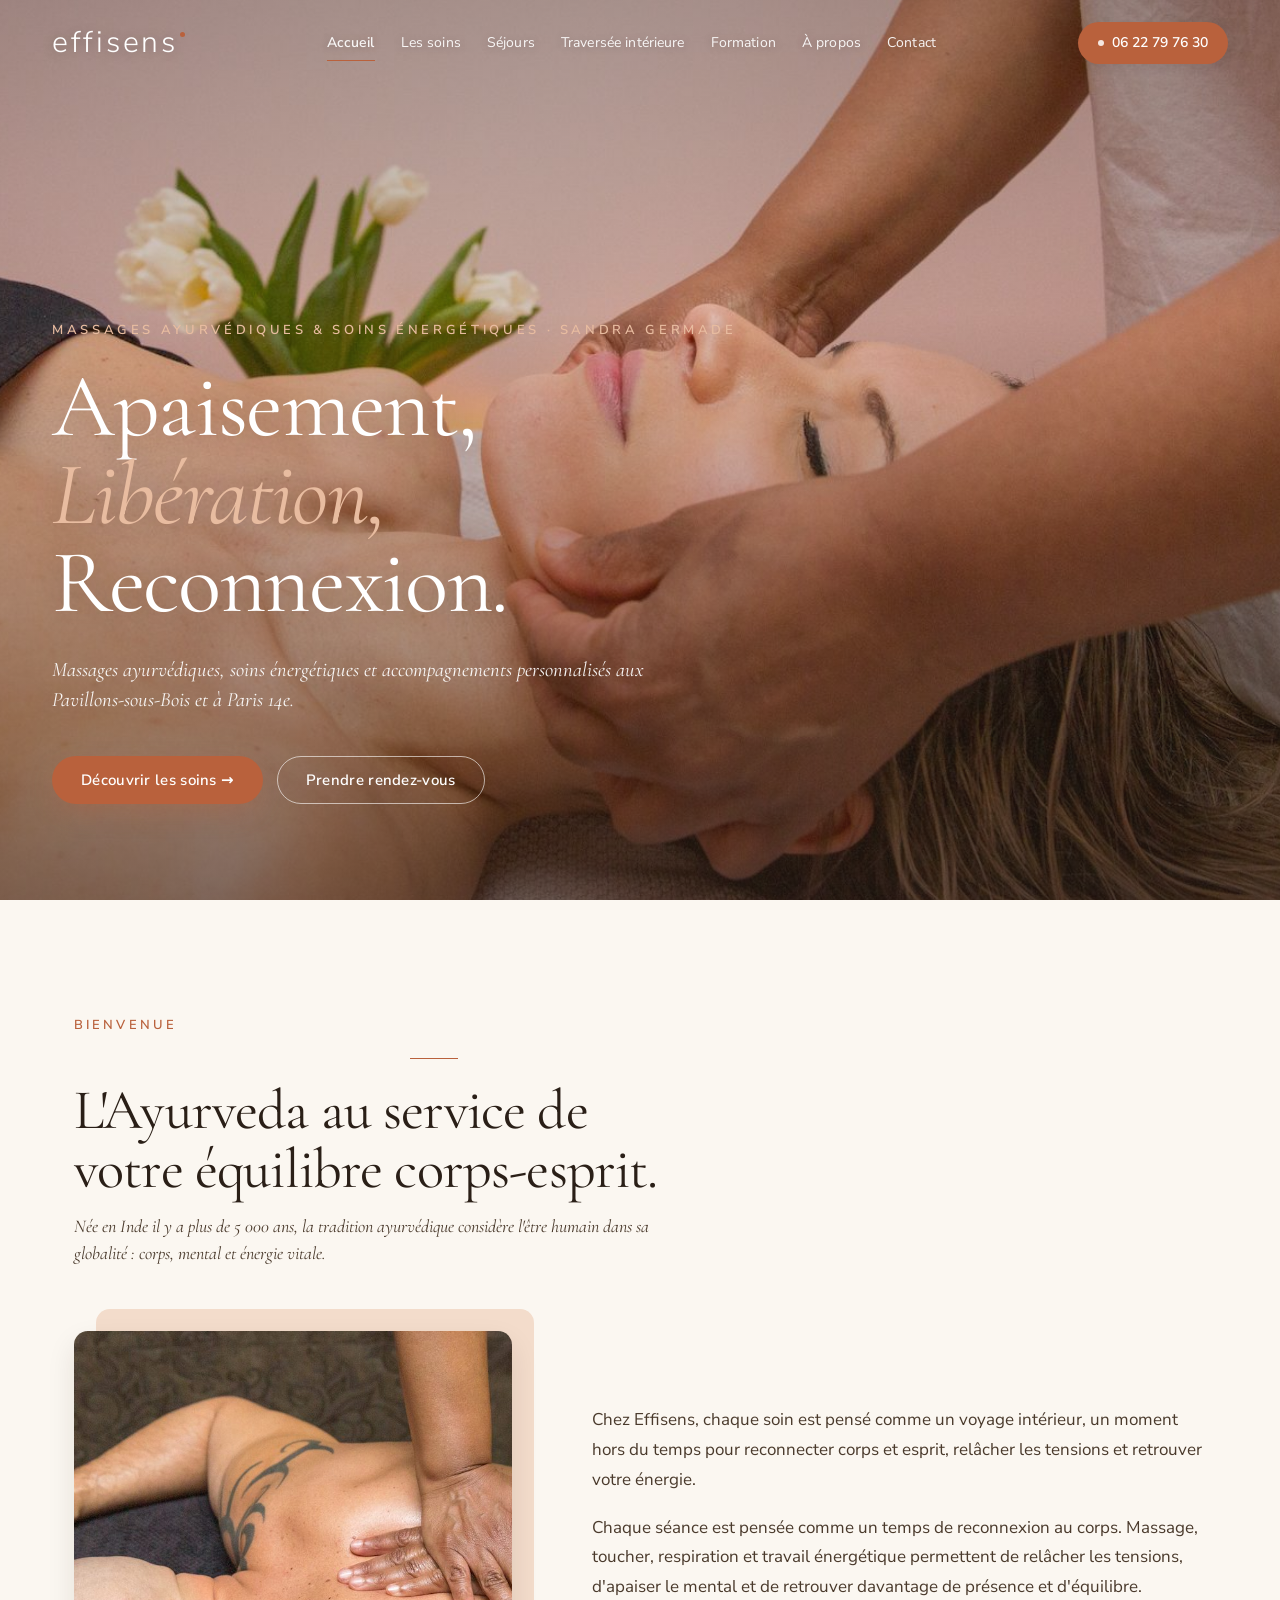
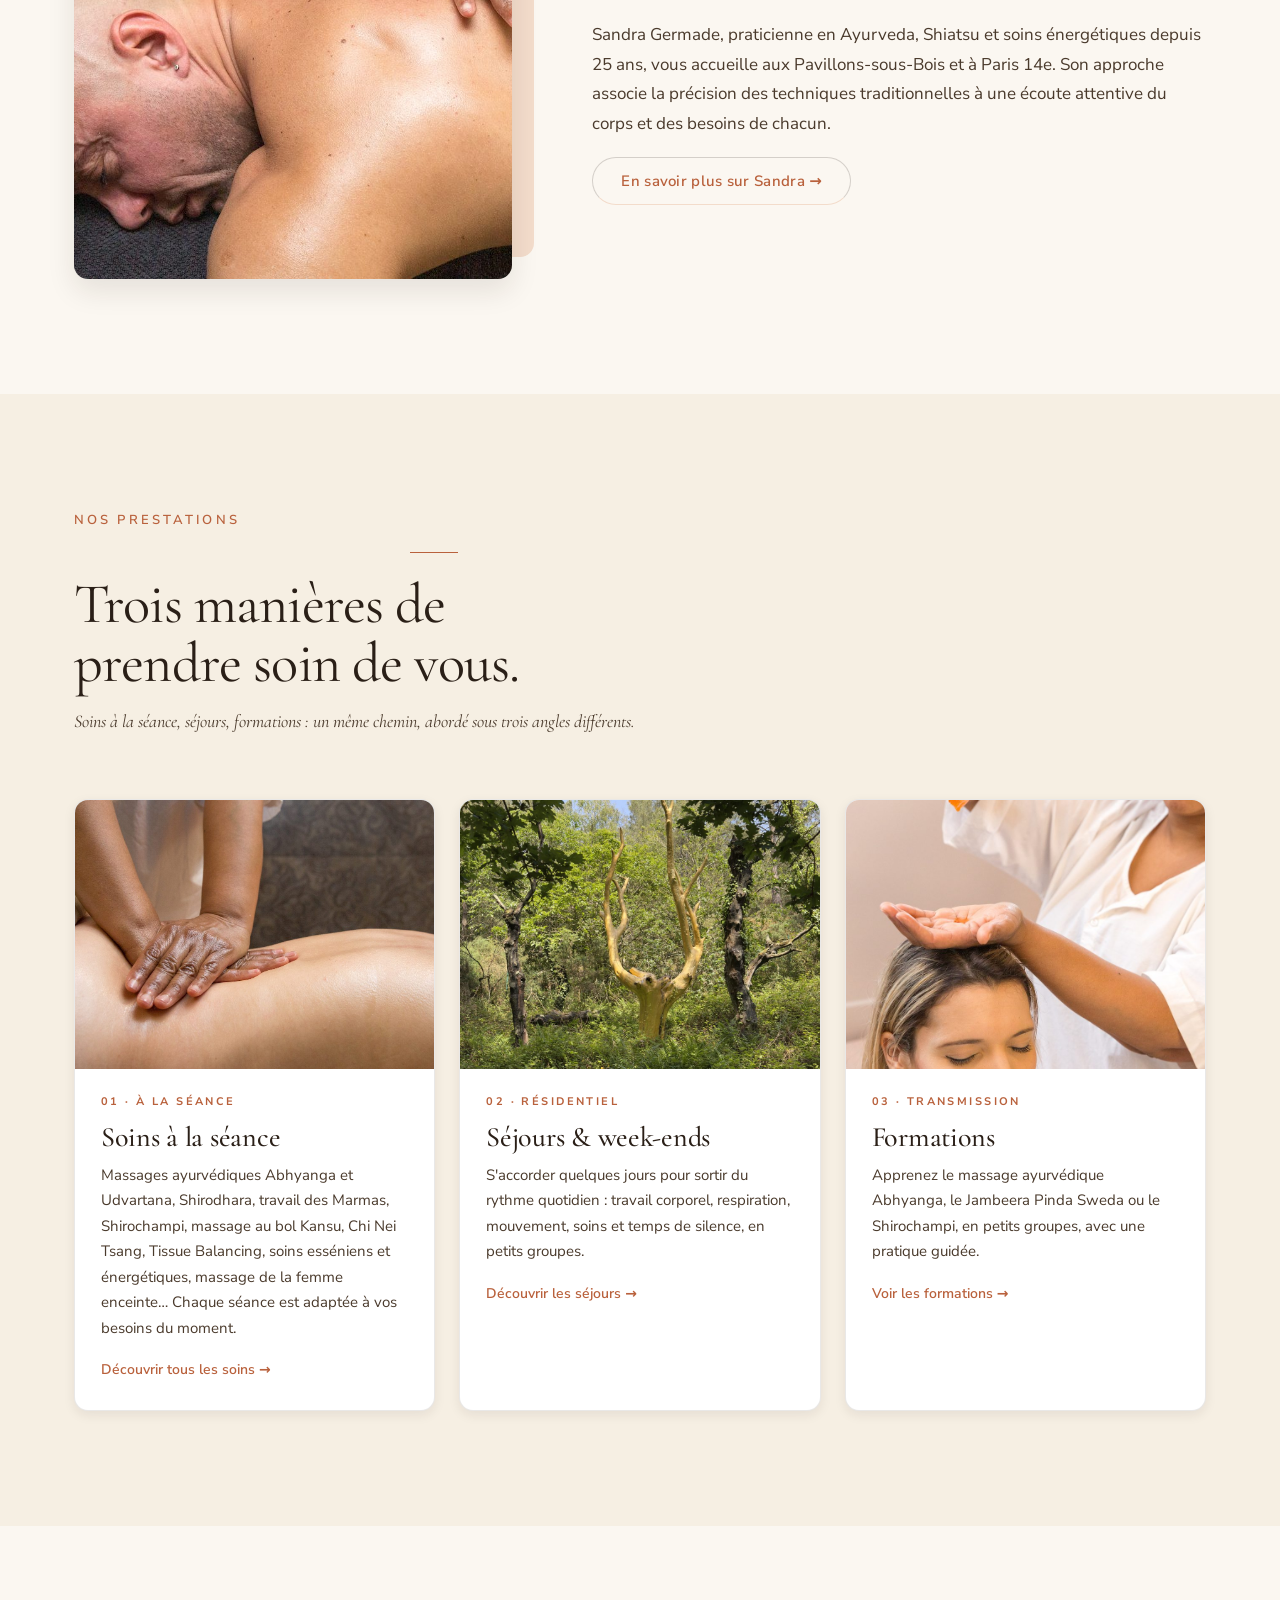
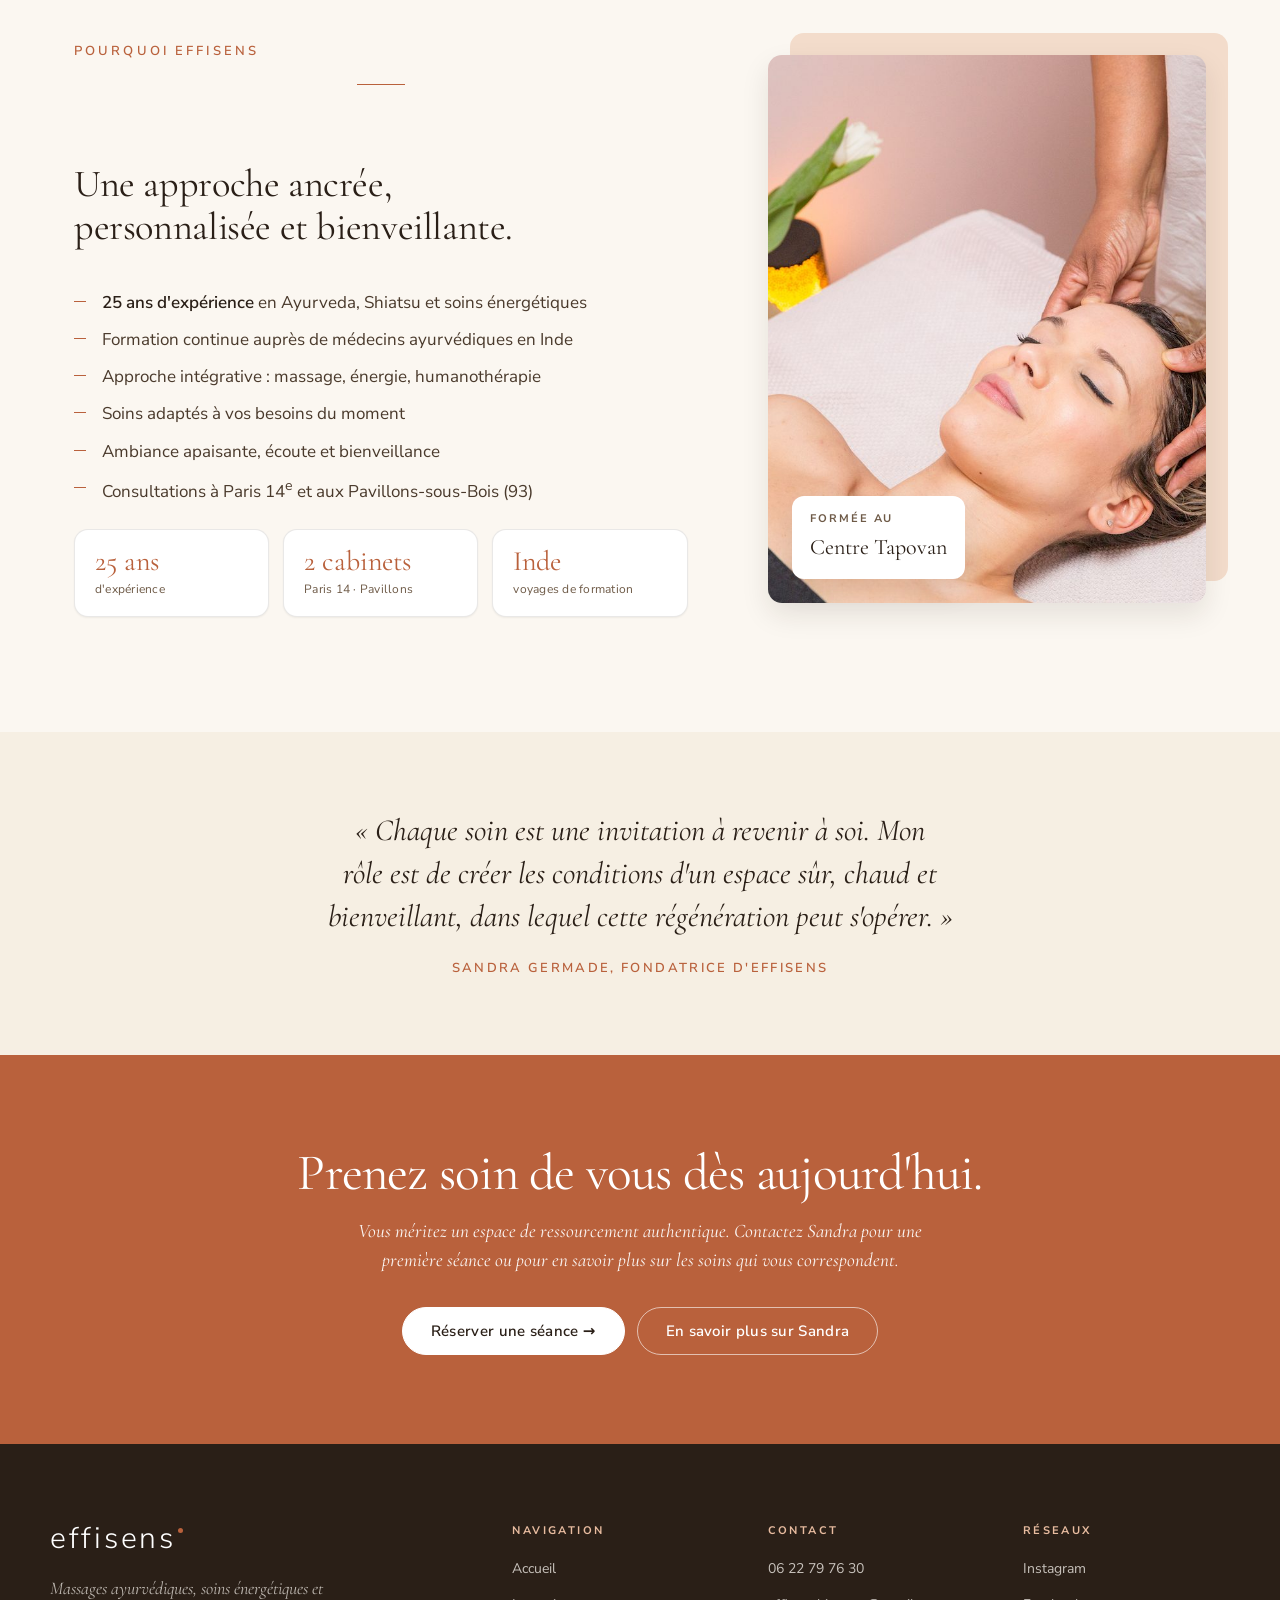
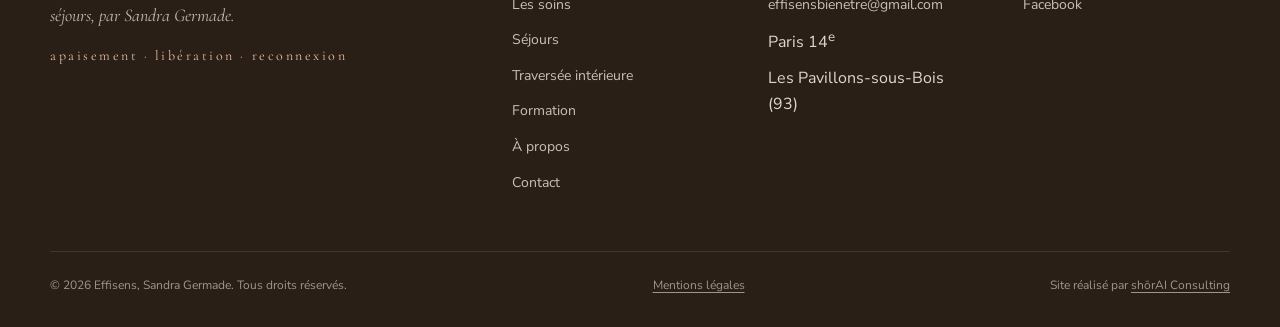
<file: index.html>
<!doctype html>
<html lang="fr">
<head>
  <meta charset="utf-8">
  <title>Effisens | Massages Ayurvédiques &amp; Soins Bien-Être – Paris &amp; IDF</title>
  <meta name="description" content="Découvrez Effisens : massages ayurvédiques, soins énergétiques, séjours et formations à Les Pavillons-sous-Bois et Paris 14e. Réservez votre séance dès aujourd'hui.">
  <meta name="viewport" content="width=device-width, initial-scale=1">
  <link rel="canonical" href="https://www.effisens.fr/">
  <link rel="icon" type="image/png" href="assets/img/schirchampi-icon.png">
  <link rel="stylesheet" href="assets/css/site.css?v=2">

  <!-- Open Graph -->
  <meta property="og:type" content="website">
  <meta property="og:locale" content="fr_FR">
  <meta property="og:site_name" content="Effisens">
  <meta property="og:title" content="Effisens, Massages Ayurvédiques &amp; Soins de Bien-Être">
  <meta property="og:description" content="Sandra Germade, praticienne en Ayurveda, Shiatsu et soins énergétiques depuis 25 ans, vous accueille aux Pavillons-sous-Bois et à Paris 14e.">
  <meta property="og:url" content="https://www.effisens.fr/">
  <meta property="og:image" content="https://www.effisens.fr/assets/img/photos/abhyanga-1.jpg">
  <meta name="twitter:card" content="summary_large_image">

  <!-- Schema.org : LocalBusiness + HealthAndBeautyBusiness -->
  <script type="application/ld+json">
  {
    "@context": "https://schema.org",
    "@type": ["LocalBusiness", "HealthAndBeautyBusiness"],
    "name": "Effisens",
    "description": "Massages ayurvédiques, soins énergétiques, séjours et formations en Île-de-France.",
    "image": "https://www.effisens.fr/assets/img/photos/abhyanga-1.jpg",
    "url": "https://www.effisens.fr/",
    "telephone": "+33-6-22-79-76-30",
    "email": "effisensbienetre@gmail.com",
    "founder": { "@type": "Person", "name": "Sandra Germade" },
    "areaServed": ["Paris", "Île-de-France", "Les Pavillons-sous-Bois"],
    "address": [
      { "@type": "PostalAddress", "addressLocality": "Les Pavillons-sous-Bois", "postalCode": "93320", "addressCountry": "FR" },
      { "@type": "PostalAddress", "addressLocality": "Paris", "postalCode": "75014", "addressCountry": "FR" }
    ],
    "openingHoursSpecification": [
      { "@type": "OpeningHoursSpecification", "dayOfWeek": ["Monday","Tuesday","Wednesday","Thursday","Friday"], "opens": "09:00", "closes": "19:00" },
      { "@type": "OpeningHoursSpecification", "dayOfWeek": ["Saturday"], "opens": "09:00", "closes": "17:00" }
    ],
    "sameAs": [
      "https://www.instagram.com/effisensbienetre",
      "https://www.facebook.com/effisens"
    ]
  }
  </script>
</head>
<body>

  <!-- Header (transparent over hero) -->
  <header class="header transparent-light">
    <div class="row">
      <a href="index.html" class="wordmark-link" aria-label="effisens, accueil">
        <span class="wordmark">effisens</span><span class="wordmark-dot"></span>
      </a>
      <nav class="nav" aria-label="Navigation principale">
        <a href="index.html" class="active">Accueil</a>
        <a href="les-soins.html">Les soins</a>
        <a href="les-cures.html">Séjours</a>
        <a href="bretagne-secrete.html">Traversée intérieure</a>
        <a href="formation.html">Formation</a>
        <a href="a-propos.html">À propos</a>
        <a href="contact.html">Contact</a>
      </nav>
      <a href="tel:+33622797630" class="cta-phone"><span class="dot"></span>06 22 79 76 30</a>
      <button class="nav-toggle" aria-label="Menu" aria-expanded="false">
        <svg width="24" height="24" viewBox="0 0 24 24" fill="none" stroke="currentColor" stroke-width="1.6" stroke-linecap="round"><path d="M4 7h16M4 12h16M4 17h16"/></svg>
      </button>
    </div>
  </header>

  <!-- HERO -->
  <section class="hero">
    <img class="hero__bg" src="assets/img/photos/sandra-studio-2.jpg" alt="">
    <div class="hero__overlay"></div>
    <div class="hero__inner">
      <div class="hero__body">
        <p class="hero__eyebrow reveal">Massages ayurvédiques &amp; soins énergétiques · Sandra Germade</p>
        <h1 class="hero__title reveal">Apaisement,<br><em>Libération,</em><br>Reconnexion.</h1>
        <p class="hero__lede reveal">
          Massages ayurvédiques, soins énergétiques et accompagnements personnalisés aux Pavillons-sous-Bois et à Paris 14e.
        </p>
        <div class="hero__ctas reveal">
          <a class="btn btn-primary" href="les-soins.html">Découvrir les soins  →</a>
          <a class="btn btn-ghost-light" href="contact.html">Prendre rendez-vous</a>
        </div>
      </div>
    </div>
  </section>

  <!-- INTRODUCTION -->
  <section class="section section--paper">
    <div class="container">
      <div class="opener reveal">
        <div class="eyebrow">bienvenue</div>
        <hr class="rule">
        <h2>L'Ayurveda au service de votre équilibre corps-esprit.</h2>
        <p class="lede">
          Née en Inde il y a plus de 5 000 ans, la tradition ayurvédique considère l'être humain dans sa globalité : corps, mental et énergie vitale.
        </p>
      </div>

      <div class="spacer-md"></div>

      <div class="split">
        <div class="split-media reveal">
          <div class="accent-bg" aria-hidden="true"></div>
          <img src="assets/img/photos/abhyanga-1.jpg" alt="Sandra Germade réalisant un massage ayurvédique Abhyanga">
        </div>
        <div class="prose reveal">
          <p>
            Chez Effisens, chaque soin est pensé comme un voyage intérieur, un moment hors du temps pour reconnecter corps et esprit,
            relâcher les tensions et retrouver votre énergie.
          </p>
          <p>
            Chaque séance est pensée comme un temps de reconnexion au corps.
            Massage, toucher, respiration et travail énergétique permettent de relâcher les tensions, d'apaiser le mental et de retrouver davantage de présence et d'équilibre.
          </p>
          <p>
            Sandra Germade, praticienne en Ayurveda, Shiatsu et soins énergétiques depuis 25 ans, vous accueille aux Pavillons-sous-Bois et à Paris 14e.
            Son approche associe la précision des techniques traditionnelles à une écoute attentive du corps et des besoins de chacun.
          </p>
          <a class="btn btn-ghost" href="a-propos.html">En savoir plus sur Sandra  →</a>
        </div>
      </div>
    </div>
  </section>

  <!-- TROIS OFFRES / PILIERS -->
  <section class="section section--paper-2">
    <div class="container">
      <div class="opener reveal">
        <div class="eyebrow">nos prestations</div>
        <hr class="rule">
        <h2>Trois manières de prendre soin de vous.</h2>
        <p class="lede">
          Soins à la séance, séjours, formations : un même chemin, abordé sous trois angles différents.
        </p>
      </div>

      <div class="pillars">
        <article class="card reveal">
          <div class="card__media"><img src="assets/img/photos/abhyanga-3.jpg" alt="Massage ayurvédique Abhyanga"></div>
          <div class="card__body">
            <div class="card__eyebrow">01 · à la séance</div>
            <h3 class="card__title">Soins à la séance</h3>
            <p>Massages ayurvédiques Abhyanga et Udvartana, Shirodhara, travail des Marmas, Shirochampi, massage au bol Kansu, Chi Nei Tsang, Tissue Balancing, soins esséniens et énergétiques, massage de la femme enceinte… Chaque séance est adaptée à vos besoins du moment.</p>
            <a class="card__cta" href="les-soins.html">Découvrir tous les soins  →</a>
          </div>
        </article>

        <article class="card reveal">
          <div class="card__media"><img src="assets/img/broceliande/foret-lumiere.jpg" alt="Séjour Effisens en forêt de Brocéliande"></div>
          <div class="card__body">
            <div class="card__eyebrow">02 · résidentiel</div>
            <h3 class="card__title">Séjours &amp; week-ends</h3>
            <p>S'accorder quelques jours pour sortir du rythme quotidien : travail corporel, respiration, mouvement, soins et temps de silence, en petits groupes.</p>
            <a class="card__cta" href="les-cures.html">Découvrir les séjours  →</a>
          </div>
        </article>

        <article class="card reveal">
          <div class="card__media"><img src="assets/img/photos/schirchampi-2.jpg" alt="Formation massage ayurvédique"></div>
          <div class="card__body">
            <div class="card__eyebrow">03 · transmission</div>
            <h3 class="card__title">Formations</h3>
            <p>Apprenez le massage ayurvédique Abhyanga, le Jambeera Pinda Sweda ou le Shirochampi, en petits groupes, avec une pratique guidée.</p>
            <a class="card__cta" href="formation.html">Voir les formations  →</a>
          </div>
        </article>
      </div>
    </div>
  </section>

  <!-- POURQUOI EFFISENS -->
  <section class="section section--paper">
    <div class="container">
      <div class="split split--reverse">
        <div class="prose reveal">
          <div class="opener" style="max-width:none">
            <div class="eyebrow">pourquoi Effisens</div>
            <hr class="rule">
            <h2>Une approche ancrée, personnalisée et bienveillante.</h2>
          </div>
          <ul style="margin-top:24px">
            <li><strong>25 ans d'expérience</strong> en Ayurveda, Shiatsu et soins énergétiques</li>
            <li>Formation continue auprès de médecins ayurvédiques en Inde</li>
            <li>Approche intégrative : massage, énergie, humanothérapie</li>
            <li>Soins adaptés à vos besoins du moment</li>
            <li>Ambiance apaisante, écoute et bienveillance</li>
            <li>Consultations à Paris 14<sup>e</sup> et aux Pavillons-sous-Bois (93)</li>
          </ul>
          <div class="stats">
            <div class="stat"><div class="num">25 ans</div><div class="lab">d'expérience</div></div>
            <div class="stat"><div class="num">2 cabinets</div><div class="lab">Paris 14 · Pavillons</div></div>
            <div class="stat"><div class="num">Inde</div><div class="lab">voyages de formation</div></div>
          </div>
        </div>
        <div class="split-media reveal">
          <div class="accent-bg" aria-hidden="true"></div>
          <img src="assets/img/photos/schirchampi-4.jpg" alt="Sandra Germade, praticienne Ayurvéda">
          <div class="badge">
            <div class="label">formée au</div>
            <div class="value">Centre Tapovan</div>
          </div>
        </div>
      </div>
    </div>
  </section>

  <!-- TÉMOIGNAGE PHARE -->
  <section class="pull-quote">
    <blockquote>
      «&nbsp;Chaque soin est une invitation à revenir à soi. Mon rôle est de créer les conditions d'un espace sûr, chaud et bienveillant, dans lequel cette régénération peut s'opérer.&nbsp;»
    </blockquote>
    <cite>Sandra Germade, Fondatrice d'Effisens</cite>
  </section>

  <!-- CTA -->
  <section class="cta-strip">
    <h2>Prenez soin de vous dès aujourd'hui.</h2>
    <p>Vous méritez un espace de ressourcement authentique. Contactez Sandra pour une première séance ou pour en savoir plus sur les soins qui vous correspondent.</p>
    <div class="btns">
      <a class="btn btn-secondary" href="contact.html" style="background:#fff;color:var(--ink-900);border-color:#fff">Réserver une séance  →</a>
      <a class="btn btn-ghost-light" href="a-propos.html">En savoir plus sur Sandra</a>
    </div>
  </section>

  <!-- FOOTER -->
  <footer class="footer">
    <div class="footer-inner">
      <div class="brand">
        <a href="index.html" class="wordmark-link" aria-label="effisens, accueil">
          <span class="wordmark" style="color:#fff">effisens</span><span class="wordmark-dot"></span>
        </a>
        <p class="tagline">Massages ayurvédiques, soins énergétiques et séjours, par Sandra Germade.</p>
        <p class="mantra">apaisement · libération · reconnexion</p>
      </div>
      <div>
        <h4>Navigation</h4>
        <ul>
          <li><a href="index.html">Accueil</a></li>
          <li><a href="les-soins.html">Les soins</a></li>
          <li><a href="les-cures.html">Séjours</a></li>
          <li><a href="bretagne-secrete.html">Traversée intérieure</a></li>
          <li><a href="formation.html">Formation</a></li>
          <li><a href="a-propos.html">À propos</a></li>
          <li><a href="contact.html">Contact</a></li>
        </ul>
      </div>
      <div>
        <h4>Contact</h4>
        <ul>
          <li><a href="tel:+33622797630">06 22 79 76 30</a></li>
          <li><a href="mailto:effisensbienetre@gmail.com">effisensbienetre@gmail.com</a></li>
          <li>Paris 14<sup>e</sup></li>
          <li>Les Pavillons-sous-Bois (93)</li>
        </ul>
      </div>
      <div>
        <h4>Réseaux</h4>
        <ul>
          <li><a href="https://www.instagram.com/effisensbienetre" target="_blank" rel="noopener">Instagram</a></li>
          <li><a href="https://www.facebook.com/effisens" target="_blank" rel="noopener">Facebook</a></li>
        </ul>
      </div>
    </div>
    <div class="footer-bottom">
      <div>© <span id="year"></span> Effisens, Sandra Germade. Tous droits réservés.</div>
      <div><a href="mentions-legales.html">Mentions légales</a></div>
      <div>Site réalisé par <a href="https://shorai-group.com/fr/" target="_blank" rel="noopener">shōrAI Consulting</a></div>
    </div>
  </footer>

  <script>document.getElementById('year').textContent = new Date().getFullYear();</script>
  <script src="assets/js/site.js?v=2" defer></script>
</body>
</html>
</file>
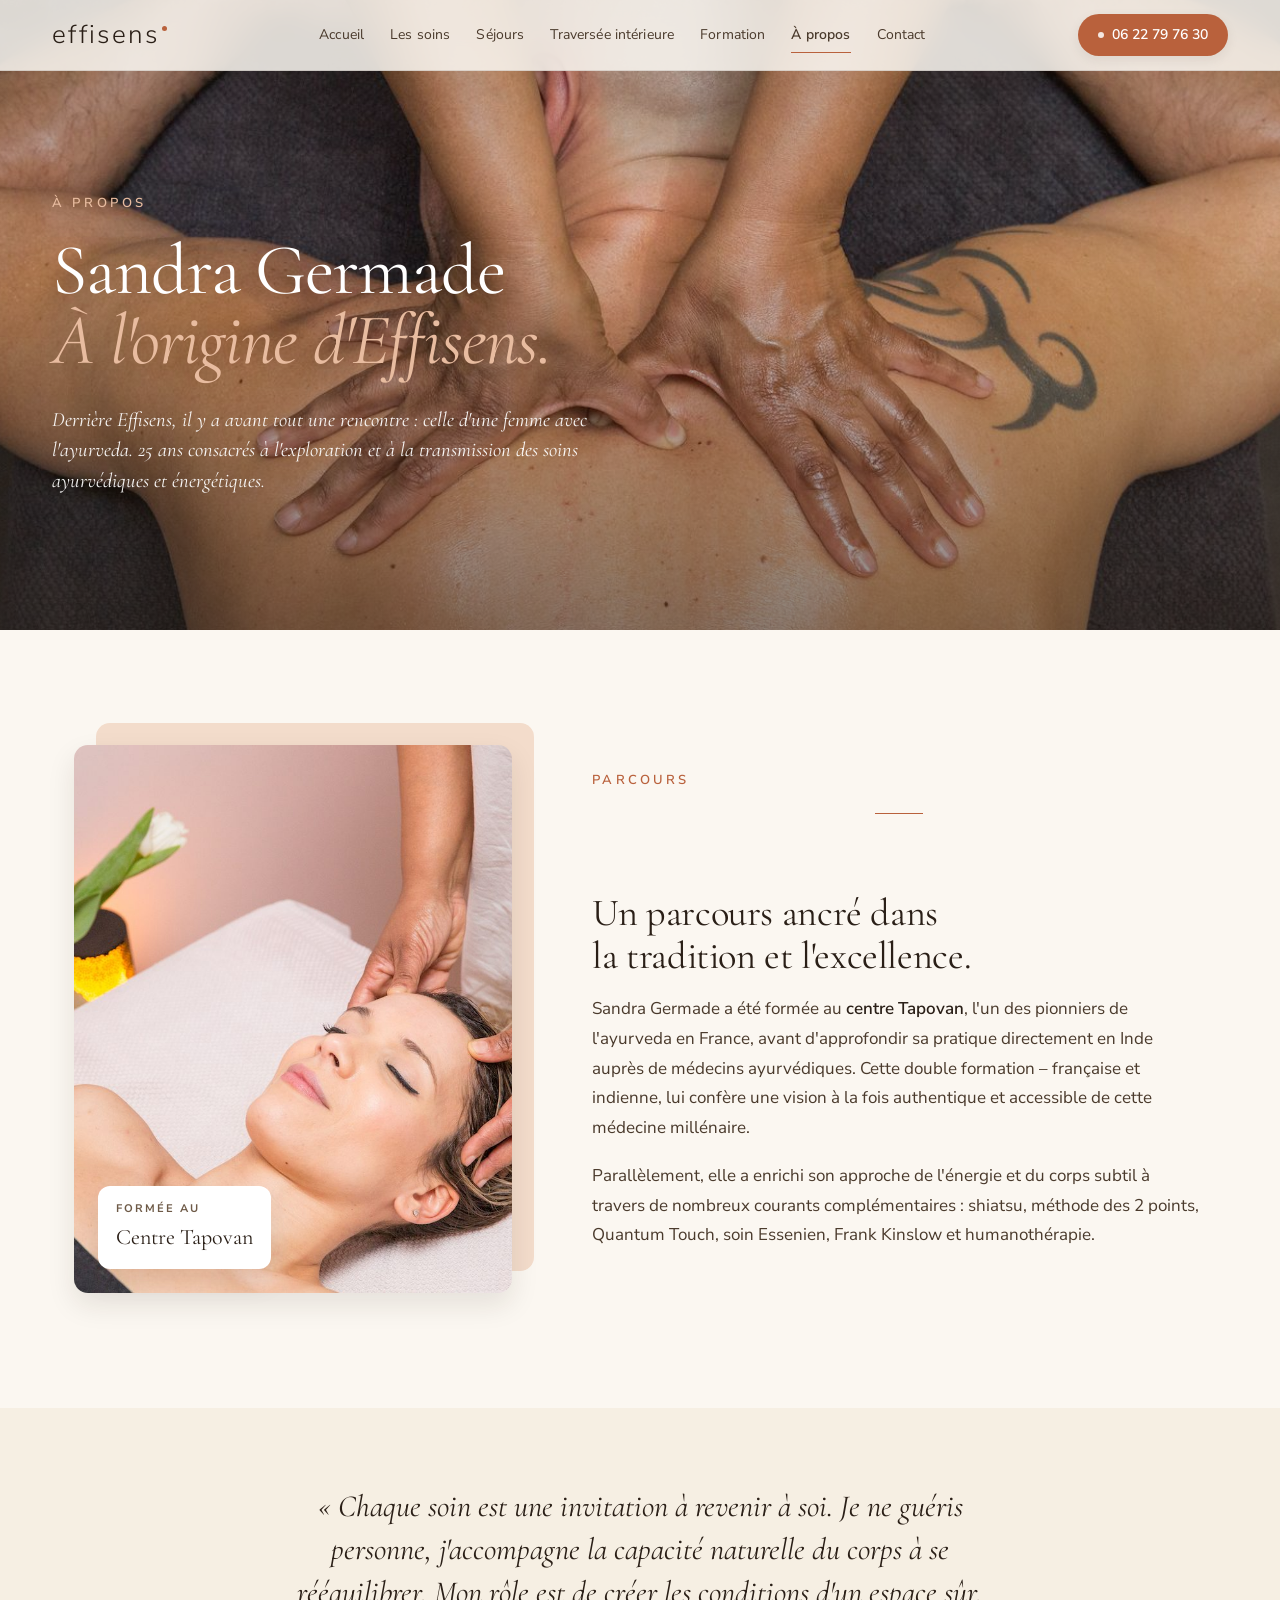
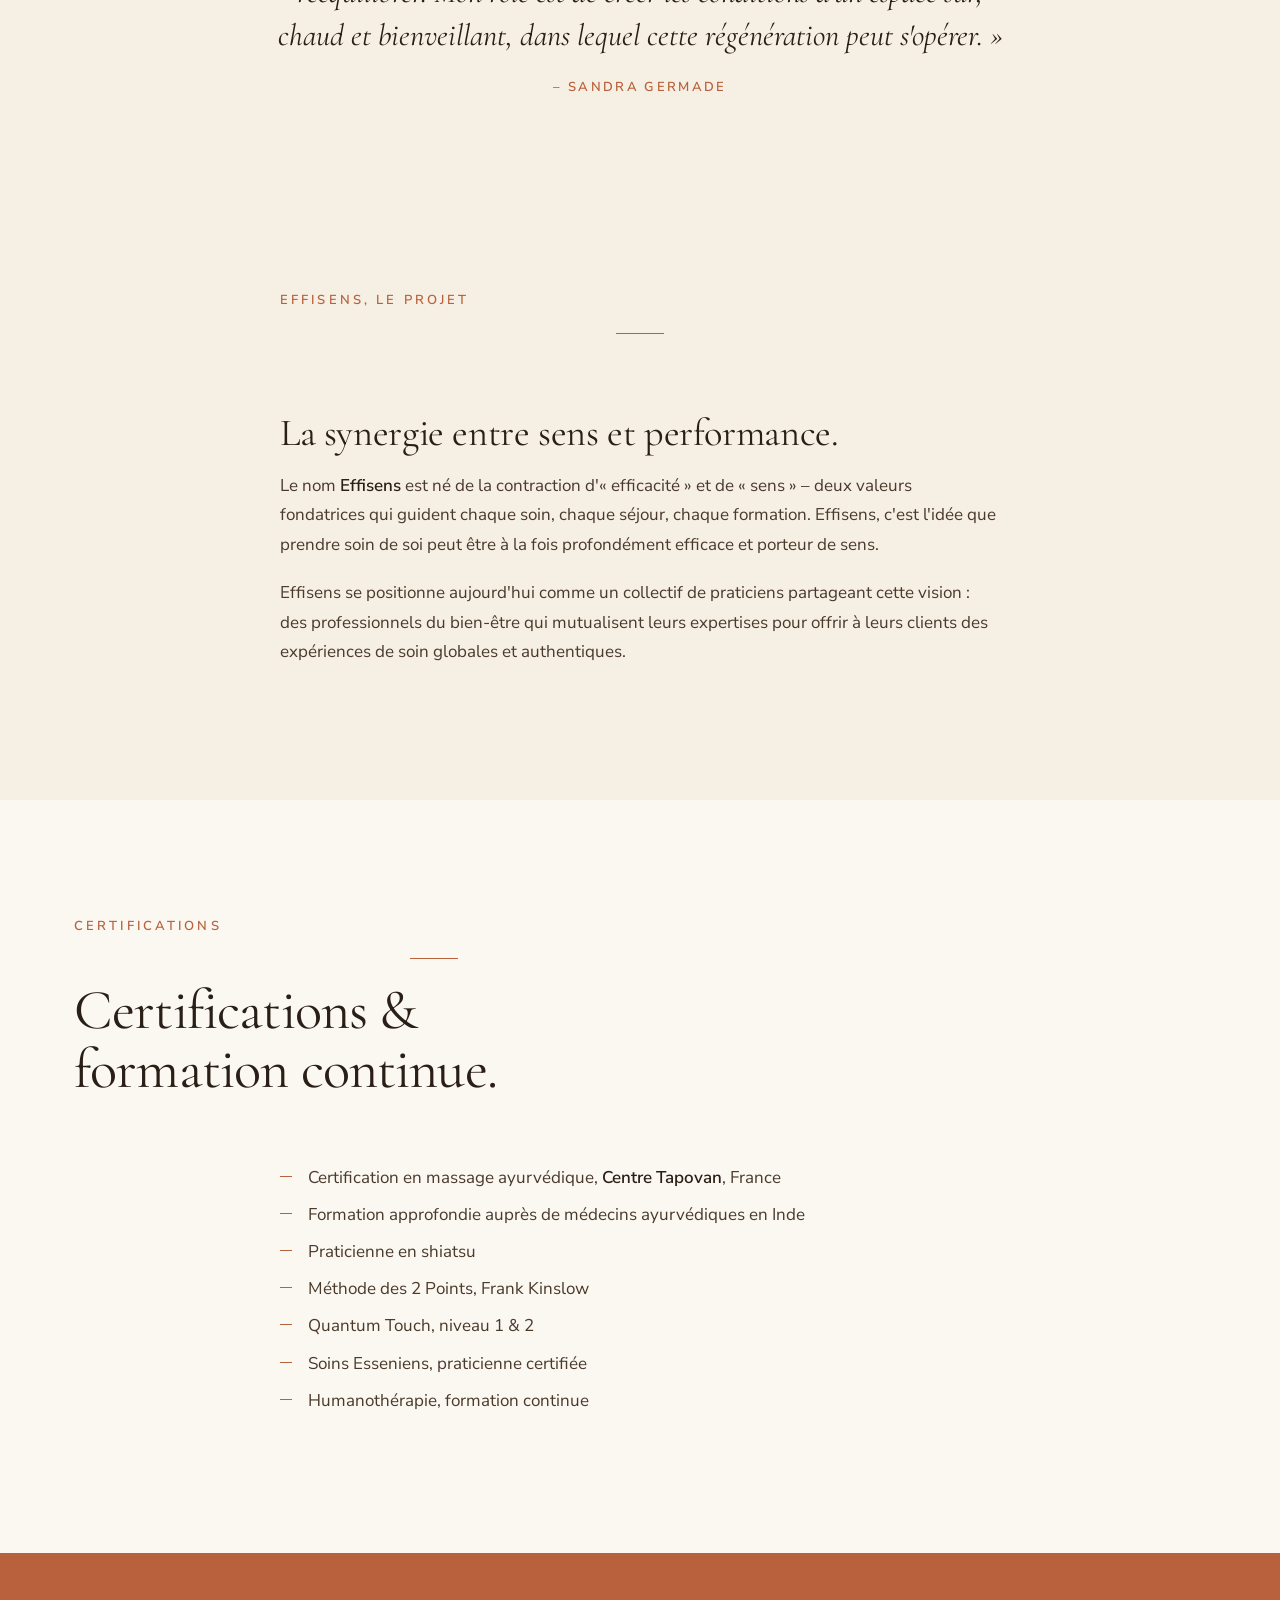
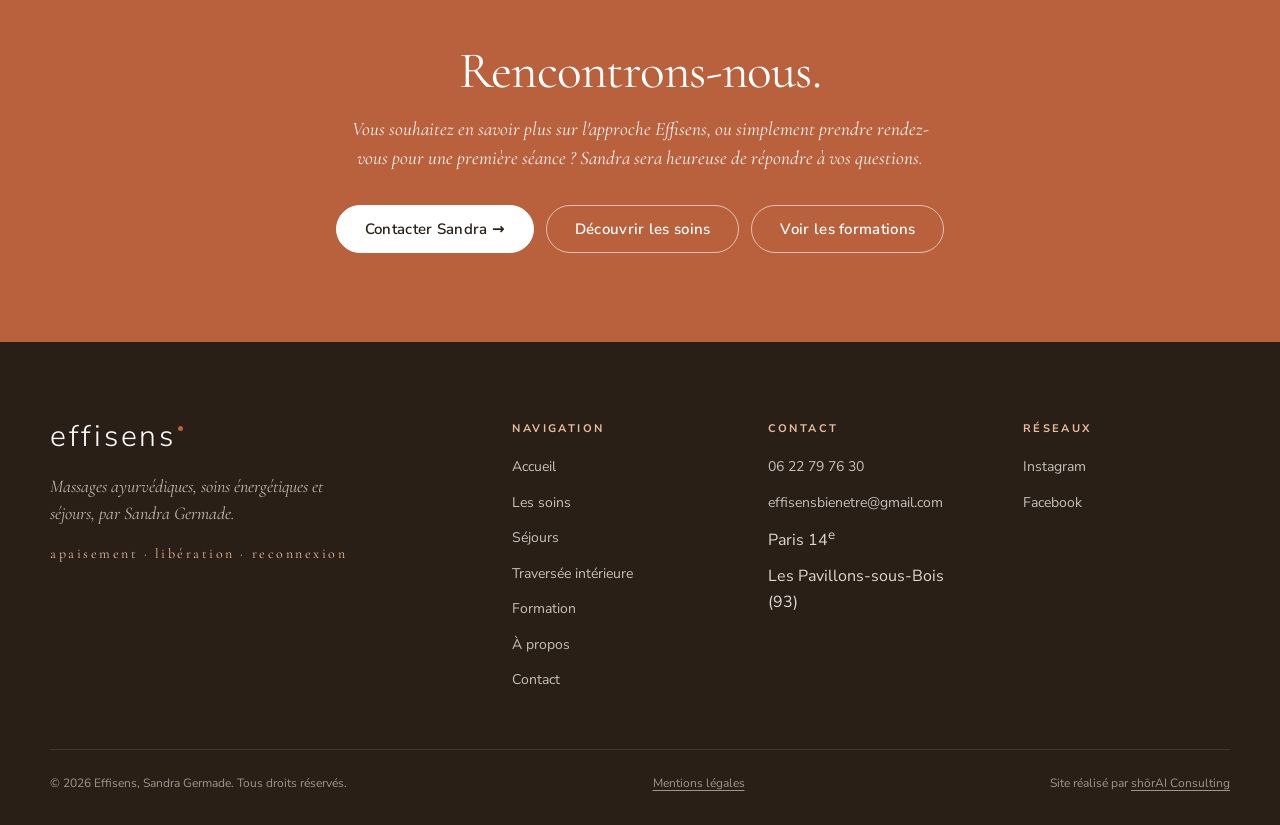
<file: a-propos.html>
<!doctype html>
<html lang="fr">
<head>
  <meta charset="utf-8">
  <title>Sandra Germade – Praticienne Ayurvéda &amp; Shiatsu | Effisens</title>
  <meta name="description" content="Découvrez le parcours de Sandra Germade, praticienne en Ayurveda, Shiatsu et soins énergétiques depuis 25 ans, fondatrice d'Effisens.">
  <meta name="viewport" content="width=device-width, initial-scale=1">
  <link rel="canonical" href="https://www.effisens.fr/a-propos">
  <link rel="icon" type="image/png" href="assets/img/schirchampi-icon.png">
  <link rel="stylesheet" href="assets/css/site.css?v=2">

  <meta property="og:type" content="profile">
  <meta property="og:locale" content="fr_FR">
  <meta property="og:site_name" content="Effisens">
  <meta property="og:title" content="Sandra Germade, À l'origine d'Effisens">
  <meta property="og:description" content="Praticienne en Ayurveda, Shiatsu et soins énergétiques depuis 25 ans, formée au Centre Tapovan et en Inde.">
  <meta property="og:url" content="https://www.effisens.fr/a-propos">
  <meta property="og:image" content="https://www.effisens.fr/assets/img/photos/sandra-studio-1.jpg">

  <script type="application/ld+json">
  {
    "@context": "https://schema.org",
    "@type": "Person",
    "name": "Sandra Germade",
    "jobTitle": "Massothérapeute énergéticienne",
    "worksFor": { "@type": "Organization", "name": "Effisens", "url": "https://www.effisens.fr/" },
    "alumniOf": { "@type": "EducationalOrganization", "name": "Centre Tapovan" },
    "knowsAbout": ["Ayurveda", "Shiatsu", "Massage Abhyanga", "Méthode des 2 Points", "Quantum Touch", "Soins esseniens", "Humanothérapie"],
    "image": "https://www.effisens.fr/assets/img/hero-portrait.jpg"
  }
  </script>
</head>
<body>

  <header class="header solid">
    <div class="row">
      <a href="index.html" class="wordmark-link" aria-label="effisens, accueil">
        <span class="wordmark">effisens</span><span class="wordmark-dot"></span>
      </a>
      <nav class="nav" aria-label="Navigation principale">
        <a href="index.html">Accueil</a>
        <a href="les-soins.html">Les soins</a>
        <a href="les-cures.html">Séjours</a>
        <a href="bretagne-secrete.html">Traversée intérieure</a>
        <a href="formation.html">Formation</a>
        <a href="a-propos.html" class="active">À propos</a>
        <a href="contact.html">Contact</a>
      </nav>
      <a href="tel:+33622797630" class="cta-phone"><span class="dot"></span>06 22 79 76 30</a>
      <button class="nav-toggle" aria-label="Menu" aria-expanded="false">
        <svg width="24" height="24" viewBox="0 0 24 24" fill="none" stroke="currentColor" stroke-width="1.6" stroke-linecap="round"><path d="M4 7h16M4 12h16M4 17h16"/></svg>
      </button>
    </div>
  </header>

  <section class="hero hero--short">
    <img class="hero__bg" src="assets/img/photos/sandra-studio-1.jpg" alt="">
    <div class="hero__overlay"></div>
    <div class="hero__inner">
      <div class="hero__body">
        <p class="hero__eyebrow reveal">à propos</p>
        <h1 class="hero__title reveal" style="font-size:clamp(40px,5.6vw,84px)">Sandra Germade<br><em>À l'origine d'Effisens.</em></h1>
        <p class="hero__lede reveal">
          Derrière Effisens, il y a avant tout une rencontre : celle d'une femme avec l'ayurveda.
          25 ans consacrés à l'exploration et à la transmission des soins ayurvédiques et énergétiques.
        </p>
      </div>
    </div>
  </section>

  <!-- PARCOURS -->
  <section class="section section--paper">
    <div class="container">
      <div class="split">
        <div class="split-media reveal">
          <div class="accent-bg" aria-hidden="true"></div>
          <img src="assets/img/photos/schirchampi-4.jpg" alt="Portrait de Sandra Germade au travail">
          <div class="badge">
            <div class="label">formée au</div>
            <div class="value">Centre Tapovan</div>
          </div>
        </div>
        <div class="prose reveal">
          <div class="opener" style="max-width:none">
            <div class="eyebrow">parcours</div>
            <hr class="rule">
            <h2>Un parcours ancré dans la tradition et l'excellence.</h2>
          </div>
          <p>
            Sandra Germade a été formée au <strong>centre Tapovan</strong>, l'un des pionniers de l'ayurveda en France,
            avant d'approfondir sa pratique directement en Inde auprès de médecins ayurvédiques. Cette double formation –
            française et indienne, lui confère une vision à la fois authentique et accessible de cette médecine millénaire.
          </p>
          <p>
            Parallèlement, elle a enrichi son approche de l'énergie et du corps subtil à travers de nombreux courants complémentaires :
            shiatsu, méthode des 2 points, Quantum Touch, soin Essenien, Frank Kinslow et humanothérapie.
          </p>
        </div>
      </div>
    </div>
  </section>

  <!-- PHILOSOPHIE -->
  <section class="pull-quote">
    <blockquote>
      «&nbsp;Chaque soin est une invitation à revenir à soi. Je ne guéris personne, j'accompagne la capacité naturelle du corps à se rééquilibrer.
      Mon rôle est de créer les conditions d'un espace sûr, chaud et bienveillant, dans lequel cette régénération peut s'opérer.&nbsp;»
    </blockquote>
    <cite>– Sandra Germade</cite>
  </section>

  <!-- EFFISENS, LE PROJET -->
  <section class="section section--paper-2">
    <div class="container">
      <div class="container-narrow prose reveal" style="padding:0">
        <div class="opener" style="max-width:none">
          <div class="eyebrow">effisens, le projet</div>
          <hr class="rule">
          <h2>La synergie entre sens et performance.</h2>
        </div>
        <p>
          Le nom <strong>Effisens</strong> est né de la contraction d'«&nbsp;efficacité&nbsp;» et de «&nbsp;sens&nbsp;» –
          deux valeurs fondatrices qui guident chaque soin, chaque séjour, chaque formation. Effisens, c'est l'idée que prendre soin de soi
          peut être à la fois profondément efficace et porteur de sens.
        </p>
        <p>
          Effisens se positionne aujourd'hui comme un collectif de praticiens partageant cette vision : des professionnels du bien-être
          qui mutualisent leurs expertises pour offrir à leurs clients des expériences de soin globales et authentiques.
        </p>
      </div>
    </div>
  </section>

  <!-- CERTIFICATIONS -->
  <section class="section section--paper">
    <div class="container">
      <div class="opener reveal">
        <div class="eyebrow">certifications</div>
        <hr class="rule">
        <h2>Certifications &amp; formation continue.</h2>
      </div>
      <div class="spacer-md"></div>
      <div class="container-narrow prose reveal" style="padding:0">
        <ul>
          <li>Certification en massage ayurvédique, <strong>Centre Tapovan</strong>, France</li>
          <li>Formation approfondie auprès de médecins ayurvédiques en Inde</li>
          <li>Praticienne en shiatsu</li>
          <li>Méthode des 2 Points, Frank Kinslow</li>
          <li>Quantum Touch, niveau 1 &amp; 2</li>
          <li>Soins Esseniens, praticienne certifiée</li>
          <li>Humanothérapie, formation continue</li>
        </ul>
      </div>
    </div>
  </section>

  <!-- CTA -->
  <section class="cta-strip">
    <h2>Rencontrons-nous.</h2>
    <p>Vous souhaitez en savoir plus sur l'approche Effisens, ou simplement prendre rendez-vous pour une première séance&nbsp;? Sandra sera heureuse de répondre à vos questions.</p>
    <div class="btns">
      <a class="btn btn-secondary" href="contact.html" style="background:#fff;color:var(--ink-900);border-color:#fff">Contacter Sandra  →</a>
      <a class="btn btn-ghost-light" href="les-soins.html">Découvrir les soins</a>
      <a class="btn btn-ghost-light" href="formation.html">Voir les formations</a>
    </div>
  </section>

  <footer class="footer">
    <div class="footer-inner">
      <div class="brand">
        <a href="index.html" class="wordmark-link" aria-label="effisens, accueil">
          <span class="wordmark" style="color:#fff">effisens</span><span class="wordmark-dot"></span>
        </a>
        <p class="tagline">Massages ayurvédiques, soins énergétiques et séjours, par Sandra Germade.</p>
        <p class="mantra">apaisement · libération · reconnexion</p>
      </div>
      <div>
        <h4>Navigation</h4>
        <ul>
          <li><a href="index.html">Accueil</a></li>
          <li><a href="les-soins.html">Les soins</a></li>
          <li><a href="les-cures.html">Séjours</a></li>
          <li><a href="bretagne-secrete.html">Traversée intérieure</a></li>
          <li><a href="formation.html">Formation</a></li>
          <li><a href="a-propos.html">À propos</a></li>
          <li><a href="contact.html">Contact</a></li>
        </ul>
      </div>
      <div>
        <h4>Contact</h4>
        <ul>
          <li><a href="tel:+33622797630">06 22 79 76 30</a></li>
          <li><a href="mailto:effisensbienetre@gmail.com">effisensbienetre@gmail.com</a></li>
          <li>Paris 14<sup>e</sup></li>
          <li>Les Pavillons-sous-Bois (93)</li>
        </ul>
      </div>
      <div>
        <h4>Réseaux</h4>
        <ul>
          <li><a href="https://www.instagram.com/effisensbienetre" target="_blank" rel="noopener">Instagram</a></li>
          <li><a href="https://www.facebook.com/effisens" target="_blank" rel="noopener">Facebook</a></li>
        </ul>
      </div>
    </div>
    <div class="footer-bottom">
      <div>© <span id="year"></span> Effisens, Sandra Germade. Tous droits réservés.</div>
      <div><a href="mentions-legales.html">Mentions légales</a></div>
      <div>Site réalisé par <a href="https://shorai-group.com/fr/" target="_blank" rel="noopener">shōrAI Consulting</a></div>
    </div>
  </footer>

  <script>document.getElementById('year').textContent = new Date().getFullYear();</script>
  <script src="assets/js/site.js?v=2" defer></script>
</body>
</html>
</file>
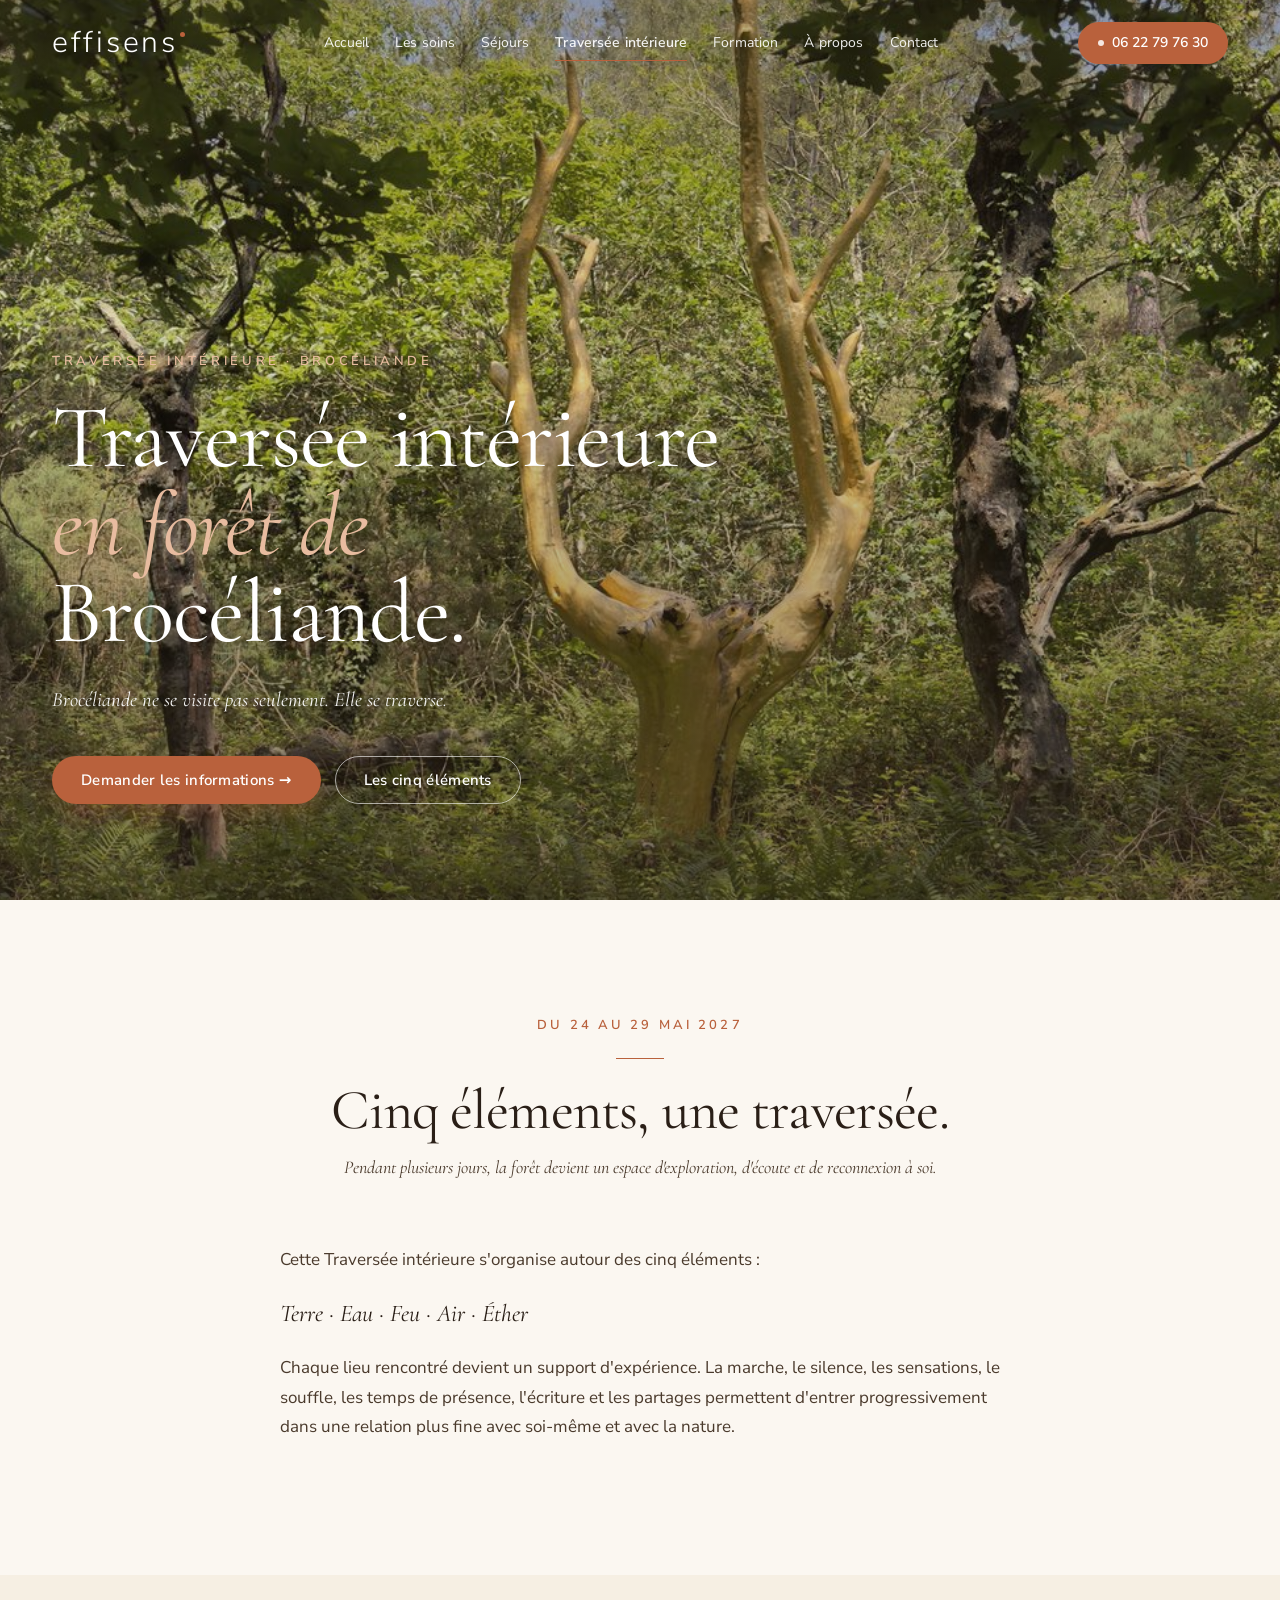
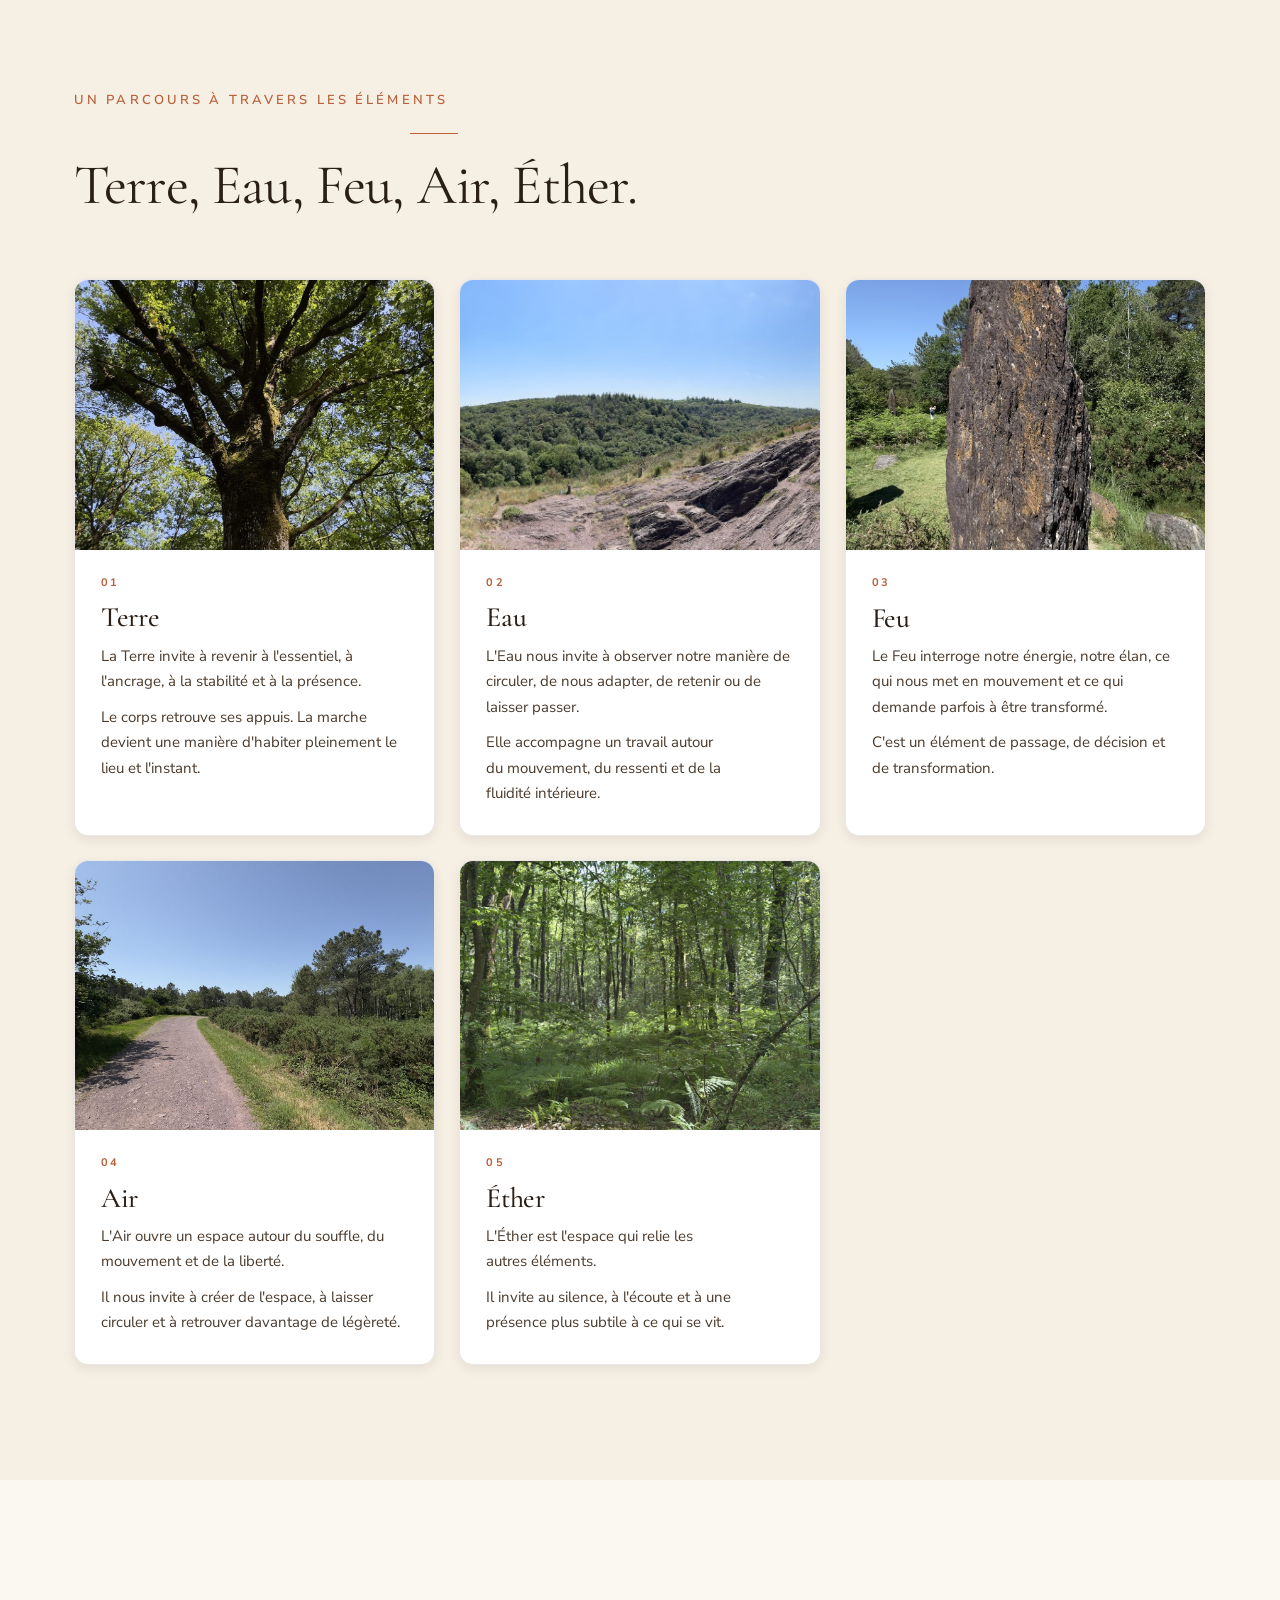
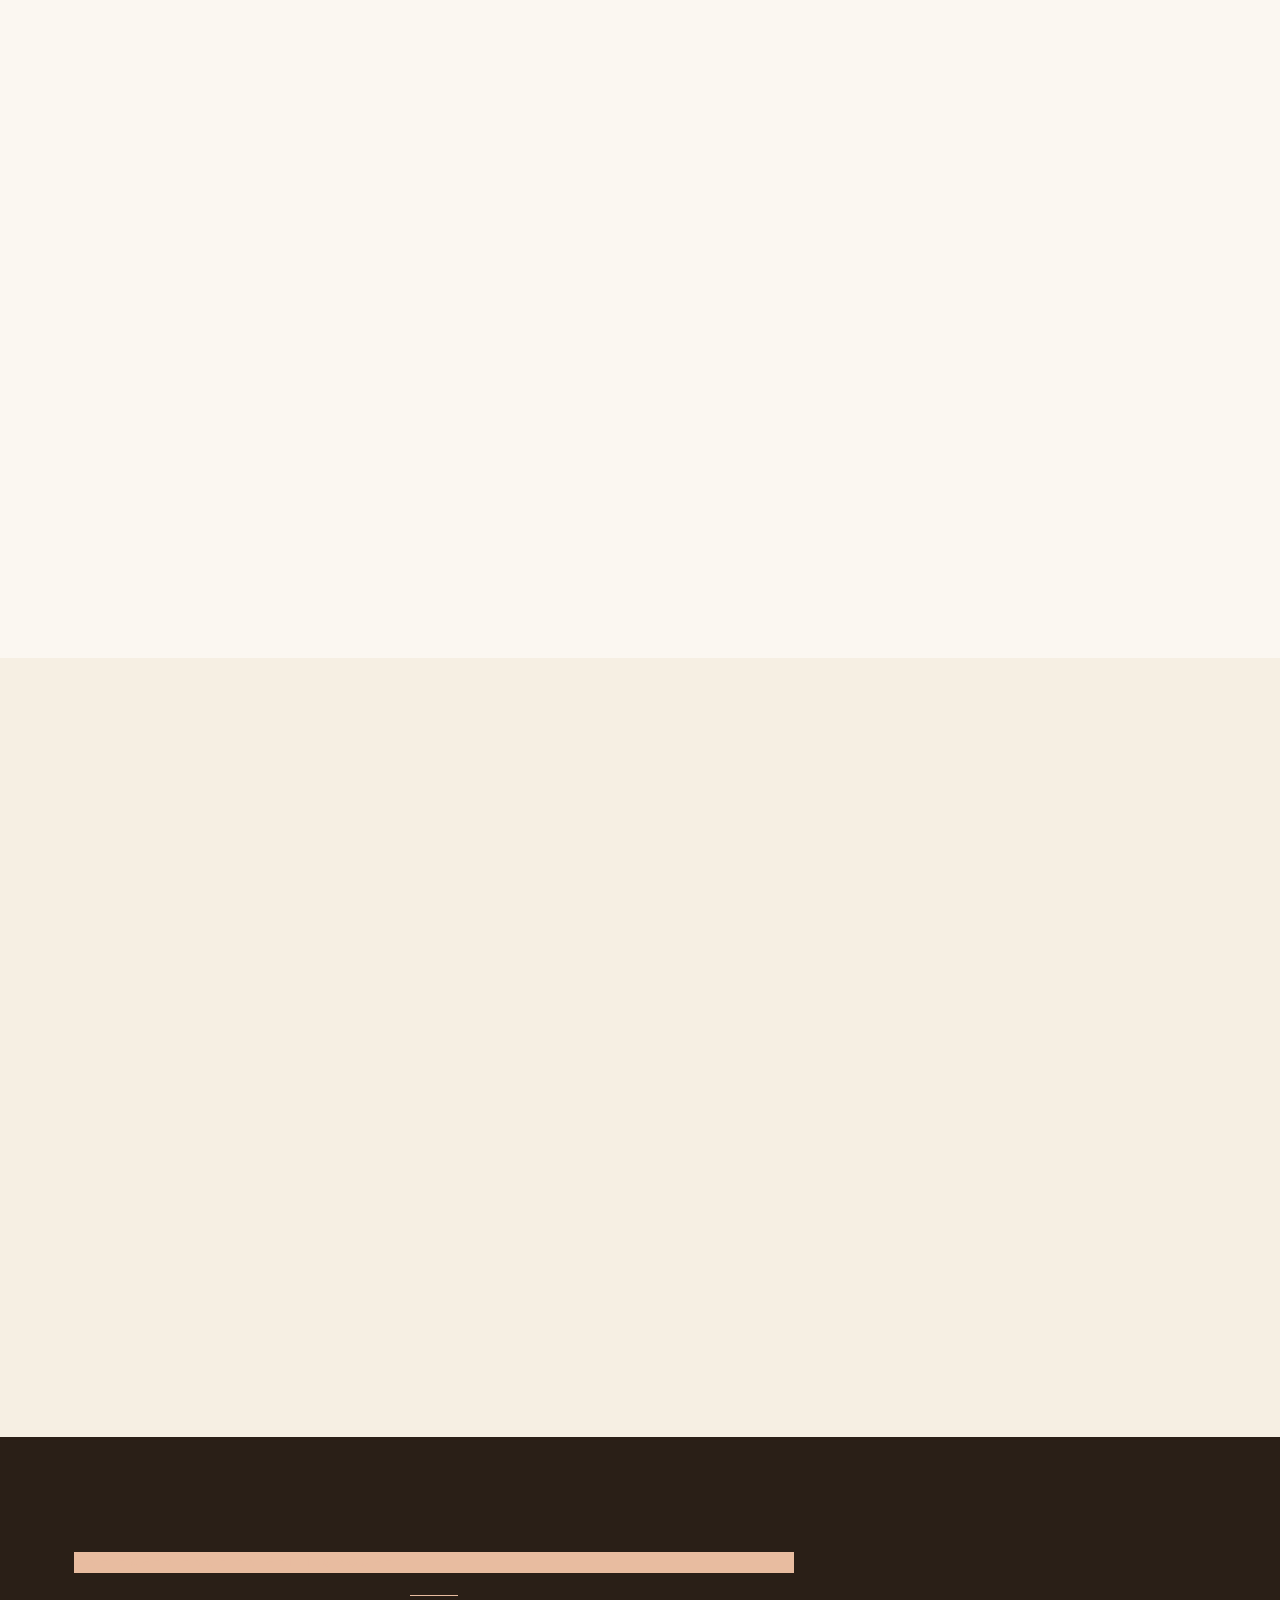
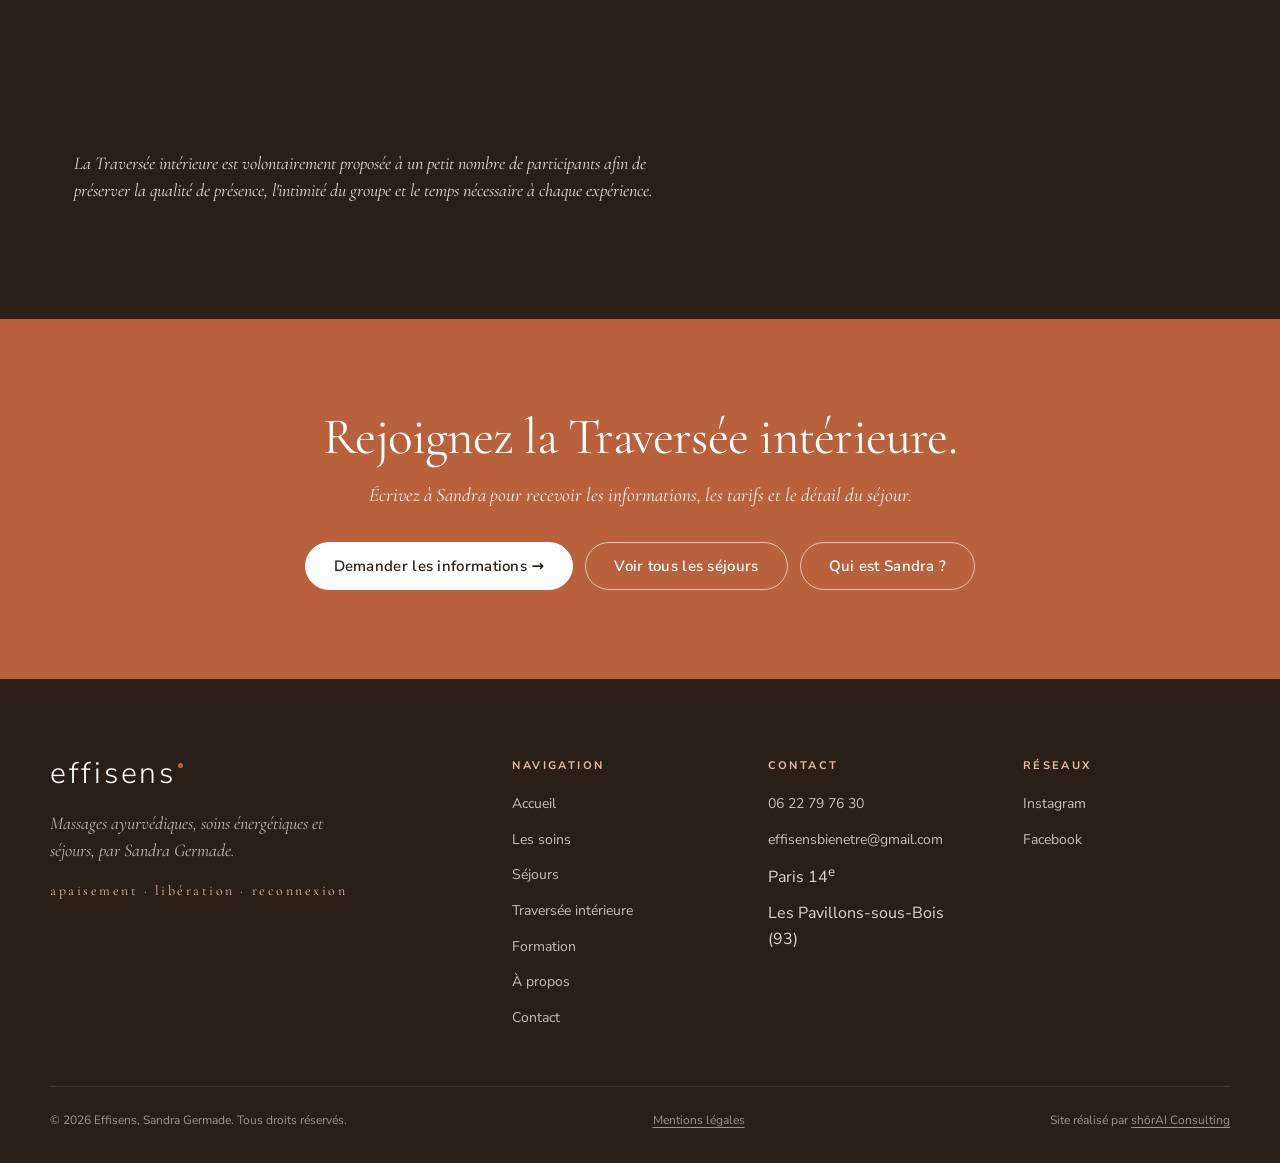
<file: bretagne-secrete.html>
<!doctype html>
<html lang="fr">
<head>
  <meta charset="utf-8">
  <title>Traversée intérieure en forêt de Brocéliande | Effisens</title>
  <meta name="description" content="Traversée intérieure en forêt de Brocéliande avec Sandra Germade, du 24 au 29 mai 2027 : un séjour autour des cinq éléments, Terre, Eau, Feu, Air, Éther.">
  <meta name="viewport" content="width=device-width, initial-scale=1">
  <link rel="canonical" href="https://www.effisens.fr/bretagne-secrete">
  <link rel="icon" type="image/png" href="assets/img/schirchampi-icon.png">
  <link rel="stylesheet" href="assets/css/site.css?v=2">

  <meta property="og:type" content="website">
  <meta property="og:locale" content="fr_FR">
  <meta property="og:site_name" content="Effisens">
  <meta property="og:title" content="Traversée intérieure en forêt de Brocéliande">
  <meta property="og:description" content="Brocéliande ne se visite pas seulement. Elle se traverse. Du 24 au 29 mai 2027.">
  <meta property="og:url" content="https://www.effisens.fr/bretagne-secrete">
  <meta property="og:image" content="https://www.effisens.fr/assets/img/broceliande/chateau-trecesson.jpg">

  <script type="application/ld+json">
  {
    "@context": "https://schema.org",
    "@type": "TouristTrip",
    "name": "Traversée intérieure en forêt de Brocéliande",
    "description": "Séjour du 24 au 29 mai 2027 en forêt de Brocéliande, autour des cinq éléments : marche, silence, pratiques sensorielles, écriture et temps de partage.",
    "touristType": ["Bien-être", "Retraite"],
    "provider": { "@type": "Organization", "name": "Effisens", "url": "https://www.effisens.fr/" },
    "itinerary": {
      "@type": "ItemList",
      "itemListElement": [
        { "@type": "Place", "name": "Forêt de Brocéliande" },
        { "@type": "Place", "name": "Val sans Retour" },
        { "@type": "Place", "name": "Fontaine de Barenton" },
        { "@type": "Place", "name": "Alignements mégalithiques de Monteneuf" }
      ]
    }
  }
  </script>
</head>
<body>

  <header class="header transparent-light">
    <div class="row">
      <a href="index.html" class="wordmark-link" aria-label="effisens, accueil">
        <span class="wordmark">effisens</span><span class="wordmark-dot"></span>
      </a>
      <nav class="nav" aria-label="Navigation principale">
        <a href="index.html">Accueil</a>
        <a href="les-soins.html">Les soins</a>
        <a href="les-cures.html">Séjours</a>
        <a href="bretagne-secrete.html" class="active">Traversée intérieure</a>
        <a href="formation.html">Formation</a>
        <a href="a-propos.html">À propos</a>
        <a href="contact.html">Contact</a>
      </nav>
      <a href="tel:+33622797630" class="cta-phone"><span class="dot"></span>06 22 79 76 30</a>
      <button class="nav-toggle" aria-label="Menu" aria-expanded="false">
        <svg width="24" height="24" viewBox="0 0 24 24" fill="none" stroke="currentColor" stroke-width="1.6" stroke-linecap="round"><path d="M4 7h16M4 12h16M4 17h16"/></svg>
      </button>
    </div>
  </header>

  <!-- HERO, Château de Trécesson -->
  <section class="hero">
    <img class="hero__bg" src="assets/img/broceliande/foret-lumiere.jpg" alt="Forêt de Brocéliande, lumière filtrant à travers les arbres">
    <div class="hero__overlay"></div>
    <div class="hero__inner">
      <div class="hero__body">
        <p class="hero__eyebrow reveal">traversée intérieure · brocéliande</p>
        <h1 class="hero__title reveal">Traversée intérieure<br><em>en forêt de</em><br>Brocéliande.</h1>
        <p class="hero__lede reveal">
          Brocéliande ne se visite pas seulement. Elle se traverse.
        </p>
        <div class="hero__ctas reveal">
          <a class="btn btn-primary" href="contact.html">Demander les informations  →</a>
          <a class="btn btn-ghost-light" href="#elements">Les cinq éléments</a>
        </div>
      </div>
    </div>
  </section>

  <!-- INTRODUCTION -->
  <section class="section section--paper">
    <div class="container">
      <div class="opener center reveal">
        <div class="eyebrow">du 24 au 29 mai 2027</div>
        <hr class="rule">
        <h2>Cinq éléments, une traversée.</h2>
        <p class="lede">
          Pendant plusieurs jours, la forêt devient un espace d'exploration, d'écoute et de reconnexion à soi.
        </p>
      </div>
      <div class="spacer-md"></div>
      <div class="container-narrow prose reveal" style="padding:0">
        <p>Cette Traversée intérieure s'organise autour des cinq éléments :</p>
        <p style="font-family:var(--font-display);font-style:italic;font-size:24px;color:var(--fg-1)">Terre · Eau · Feu · Air · Éther</p>
        <p>
          Chaque lieu rencontré devient un support d'expérience. La marche, le silence, les sensations, le souffle, les temps de présence,
          l'écriture et les partages permettent d'entrer progressivement dans une relation plus fine avec soi-même et avec la nature.
        </p>
      </div>
    </div>
  </section>

  <!-- UN PARCOURS A TRAVERS LES ELEMENTS -->
  <section id="elements" class="section section--paper-2">
    <div class="container">
      <div class="opener reveal">
        <div class="eyebrow">un parcours à travers les éléments</div>
        <hr class="rule">
        <h2>Terre, Eau, Feu, Air, Éther.</h2>
      </div>
      <div class="spacer-md"></div>
      <div class="cards-grid cards-grid--3">
        <article class="card reveal">
          <div class="card__media"><img src="assets/img/broceliande/chene-majestueux.jpg" alt="Terre, Traversée intérieure en Brocéliande"></div>
          <div class="card__body">
            <div class="card__eyebrow">01</div>
            <h3 class="card__title">Terre</h3>
            <p>La Terre invite à revenir à l'essentiel, à l'ancrage, à la stabilité et à la présence.</p>
            <p>Le corps retrouve ses appuis. La marche devient une manière d'habiter pleinement le lieu et l'instant.</p>
          </div>
        </article>
        <article class="card reveal">
          <div class="card__media"><img src="assets/img/broceliande/panorama-val.jpg" alt="Eau, Traversée intérieure en Brocéliande"></div>
          <div class="card__body">
            <div class="card__eyebrow">02</div>
            <h3 class="card__title">Eau</h3>
            <p>L'Eau nous invite à observer notre manière de circuler, de nous adapter, de retenir ou de laisser passer.</p>
            <p>Elle accompagne un travail autour du mouvement, du ressenti et de la fluidité intérieure.</p>
          </div>
        </article>
        <article class="card reveal">
          <div class="card__media"><img src="assets/img/broceliande/menhir-solitaire.jpg" alt="Feu, Traversée intérieure en Brocéliande"></div>
          <div class="card__body">
            <div class="card__eyebrow">03</div>
            <h3 class="card__title">Feu</h3>
            <p>Le Feu interroge notre énergie, notre élan, ce qui nous met en mouvement et ce qui demande parfois à être transformé.</p>
            <p>C'est un élément de passage, de décision et de transformation.</p>
          </div>
        </article>
        <article class="card reveal">
          <div class="card__media"><img src="assets/img/broceliande/chemin-panorama.jpg" alt="Air, Traversée intérieure en Brocéliande"></div>
          <div class="card__body">
            <div class="card__eyebrow">04</div>
            <h3 class="card__title">Air</h3>
            <p>L'Air ouvre un espace autour du souffle, du mouvement et de la liberté.</p>
            <p>Il nous invite à créer de l'espace, à laisser circuler et à retrouver davantage de légèreté.</p>
          </div>
        </article>
        <article class="card reveal">
          <div class="card__media"><img src="assets/img/broceliande/sous-bois.jpg" alt="Éther, Traversée intérieure en Brocéliande"></div>
          <div class="card__body">
            <div class="card__eyebrow">05</div>
            <h3 class="card__title">Éther</h3>
            <p>L'Éther est l'espace qui relie les autres éléments.</p>
            <p>Il invite au silence, à l'écoute et à une présence plus subtile à ce qui se vit.</p>
          </div>
        </article>
      </div>
    </div>
  </section>

  <!-- LA FORET COMME PARTENAIRE -->
  <section class="section section--paper">
    <div class="container">
      <div class="split">
        <div class="split-media reveal">
          <div class="accent-bg" aria-hidden="true"></div>
          <img src="assets/img/broceliande/arbre-cathedrale.jpg" alt="Arbre dans la forêt de Brocéliande">
        </div>
        <div class="prose reveal">
          <div class="opener" style="max-width:none">
            <div class="eyebrow">les lieux</div>
            <hr class="rule">
            <h2>La forêt comme partenaire.</h2>
          </div>
          <p>Certains lieux de Brocéliande font partie intégrante du parcours.</p>
          <p>
            L'Arbre Voyageur, le Jardin aux Moines, le Val sans Retour, l'Hôtié de Viviane, la Fontaine de Barenton, Monteneuf
            et d'autres lieux rencontrés au fil du séjour ne sont pas de simples étapes touristiques.
          </p>
          <p>Chacun est choisi pour ce qu'il permet d'explorer et de ressentir.</p>
          <p>Il ne s'agit pas d'accumuler les visites, mais de prendre le temps d'entrer réellement dans l'expérience du lieu.</p>
        </div>
      </div>
    </div>
  </section>

  <!-- UNE TRAVERSEE PERSONNELLE -->
  <section class="section section--paper-2">
    <div class="container">
      <div class="split split--reverse">
        <div class="prose reveal">
          <div class="opener" style="max-width:none">
            <div class="eyebrow">le séjour</div>
            <hr class="rule">
            <h2>Une traversée personnelle.</h2>
          </div>
          <p>
            Tout au long du séjour, chacun est invité à observer ce qui se présente : sensations corporelles, émotions, résistances, élans, prises de conscience.
          </p>
          <p>Des temps d'écriture personnelle permettent de déposer ce qui a été vécu. Les partages restent toujours libres.</p>
          <p>Il n'y a rien à réussir, rien à prouver. L'expérience se construit au rythme de chacun.</p>
        </div>
        <div class="split-media reveal">
          <div class="accent-bg" aria-hidden="true"></div>
          <img src="assets/img/broceliande/sous-bois.jpg" alt="Sous-bois de Brocéliande">
        </div>
      </div>
    </div>
  </section>

  <!-- PETIT GROUPE -->
  <section id="programme" class="section section--ink">
    <div class="container">
      <div class="opener reveal">
        <div class="eyebrow">une expérience en petit groupe</div>
        <hr class="rule">
        <h2>Du 24 au 29 mai 2027, forêt de Brocéliande.</h2>
        <p class="lede">
          La Traversée intérieure est volontairement proposée à un petit nombre de participants afin de préserver la qualité de présence,
          l'intimité du groupe et le temps nécessaire à chaque expérience.
        </p>
      </div>
    </div>
  </section>

  <!-- CTA final -->
  <section class="cta-strip">
    <h2>Rejoignez la Traversée intérieure.</h2>
    <p>Écrivez à Sandra pour recevoir les informations, les tarifs et le détail du séjour.</p>
    <div class="btns">
      <a class="btn btn-secondary" href="contact.html" style="background:#fff;color:var(--ink-900);border-color:#fff">Demander les informations  →</a>
      <a class="btn btn-ghost-light" href="les-cures.html">Voir tous les séjours</a>
      <a class="btn btn-ghost-light" href="a-propos.html">Qui est Sandra ?</a>
    </div>
  </section>

  <!-- FOOTER -->
  <footer class="footer">
    <div class="footer-inner">
      <div class="brand">
        <a href="index.html" class="wordmark-link" aria-label="effisens, accueil">
          <span class="wordmark" style="color:#fff">effisens</span><span class="wordmark-dot"></span>
        </a>
        <p class="tagline">Massages ayurvédiques, soins énergétiques et séjours, par Sandra Germade.</p>
        <p class="mantra">apaisement · libération · reconnexion</p>
      </div>
      <div>
        <h4>Navigation</h4>
        <ul>
          <li><a href="index.html">Accueil</a></li>
          <li><a href="les-soins.html">Les soins</a></li>
          <li><a href="les-cures.html">Séjours</a></li>
          <li><a href="bretagne-secrete.html">Traversée intérieure</a></li>
          <li><a href="formation.html">Formation</a></li>
          <li><a href="a-propos.html">À propos</a></li>
          <li><a href="contact.html">Contact</a></li>
        </ul>
      </div>
      <div>
        <h4>Contact</h4>
        <ul>
          <li><a href="tel:+33622797630">06 22 79 76 30</a></li>
          <li><a href="mailto:effisensbienetre@gmail.com">effisensbienetre@gmail.com</a></li>
          <li>Paris 14<sup>e</sup></li>
          <li>Les Pavillons-sous-Bois (93)</li>
        </ul>
      </div>
      <div>
        <h4>Réseaux</h4>
        <ul>
          <li><a href="https://www.instagram.com/effisensbienetre" target="_blank" rel="noopener">Instagram</a></li>
          <li><a href="https://www.facebook.com/effisens" target="_blank" rel="noopener">Facebook</a></li>
        </ul>
      </div>
    </div>
    <div class="footer-bottom">
      <div>© <span id="year"></span> Effisens, Sandra Germade. Tous droits réservés.</div>
      <div><a href="mentions-legales.html">Mentions légales</a></div>
      <div>Site réalisé par <a href="https://shorai-group.com/fr/" target="_blank" rel="noopener">shōrAI Consulting</a></div>
    </div>
  </footer>

  <script>document.getElementById('year').textContent = new Date().getFullYear();</script>
  <script src="assets/js/site.js?v=2" defer></script>
</body>
</html>
</file>
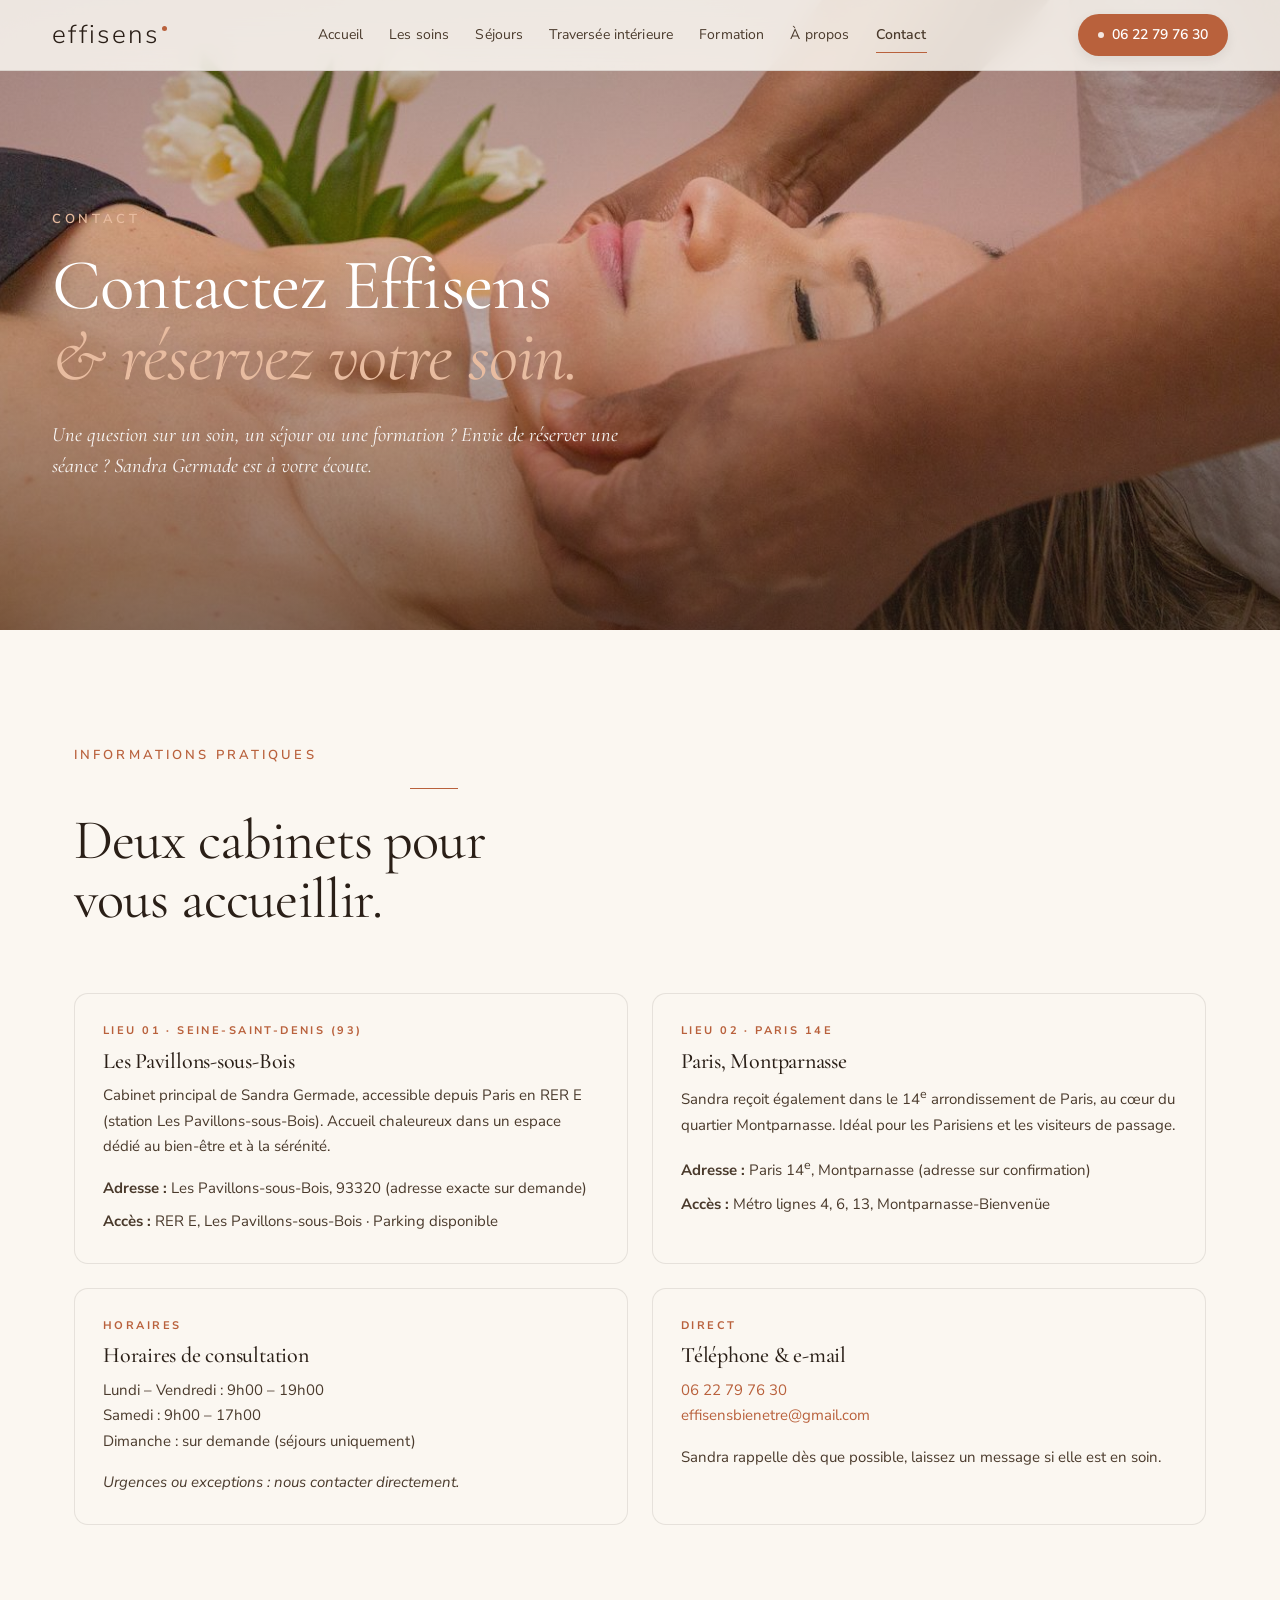
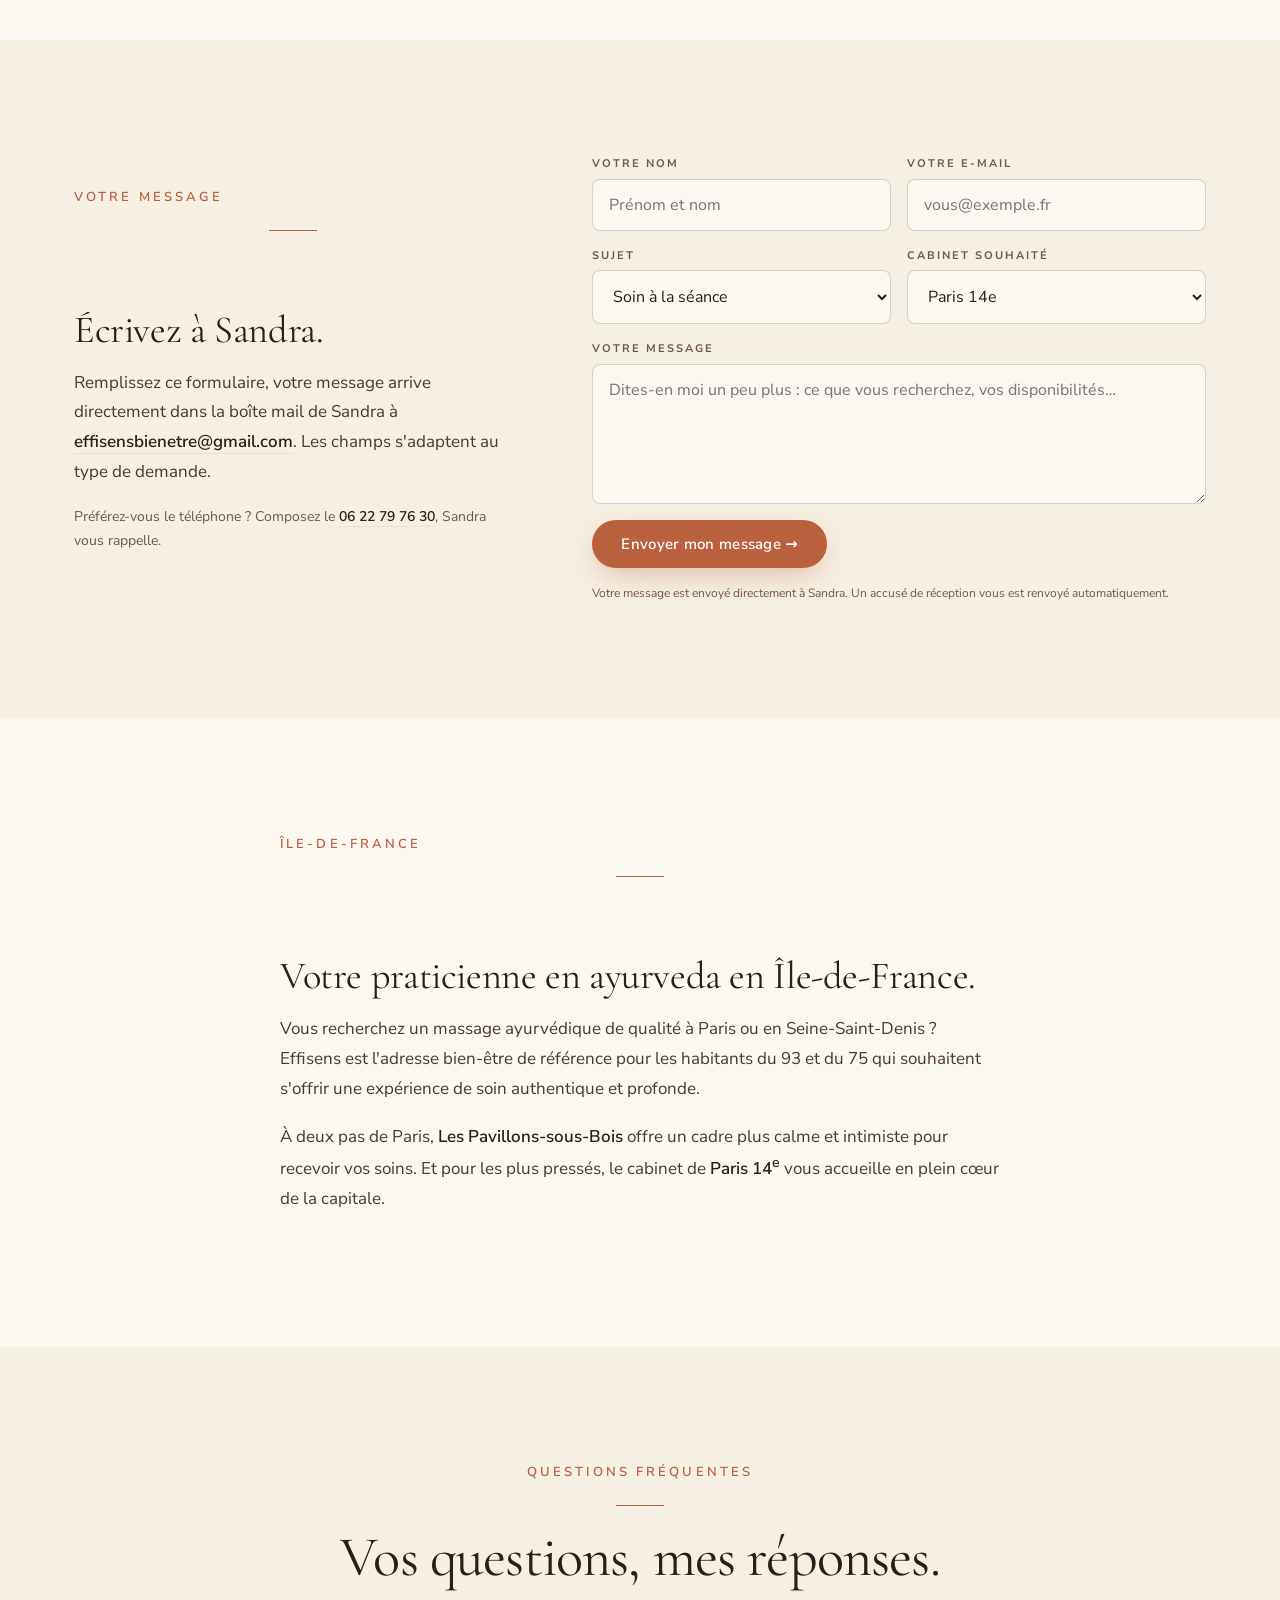
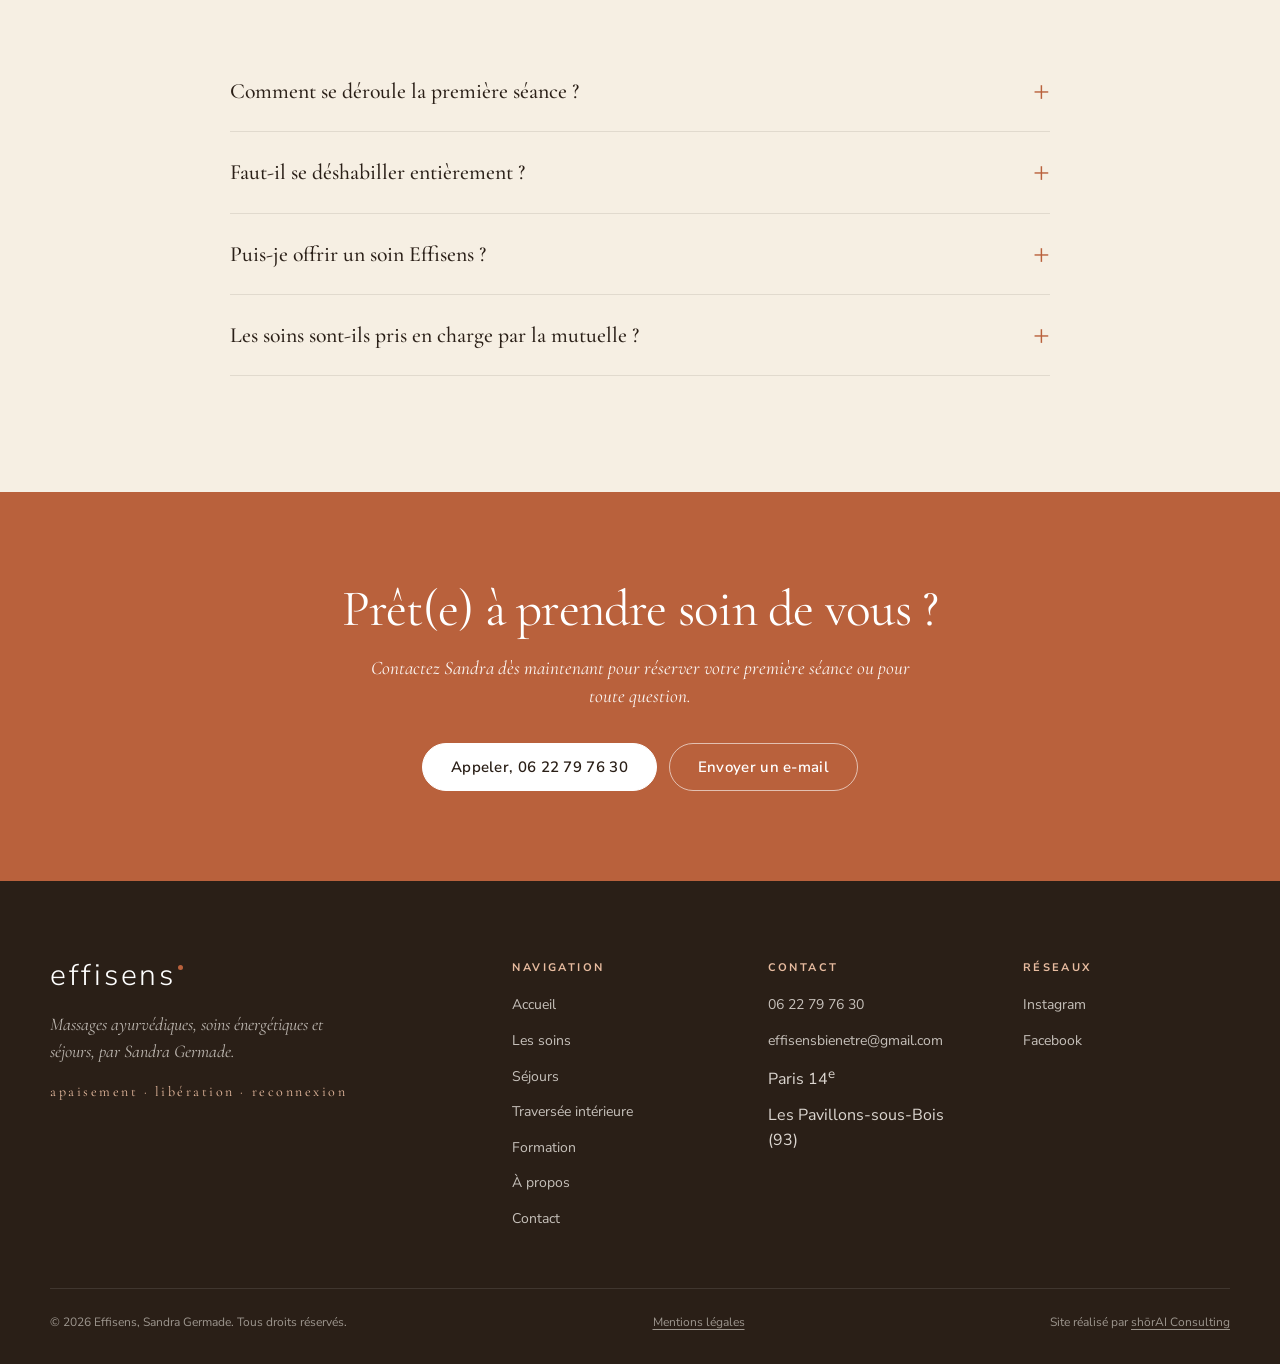
<file: contact.html>
<!doctype html>
<html lang="fr">
<head>
  <meta charset="utf-8">
  <title>Contact &amp; Réservation | Effisens – Paris 14e &amp; Les Pavillons-sous-Bois</title>
  <meta name="description" content="Prenez rendez-vous avec Sandra Germade pour un massage ayurvédique, un séjour bien-être ou une formation. Effisens vous reçoit à Paris 14e et aux Pavillons-sous-Bois (93).">
  <meta name="viewport" content="width=device-width, initial-scale=1">
  <link rel="canonical" href="https://www.effisens.fr/contact">
  <link rel="icon" type="image/png" href="assets/img/schirchampi-icon.png">
  <link rel="stylesheet" href="assets/css/site.css?v=2">

  <meta property="og:type" content="website">
  <meta property="og:locale" content="fr_FR">
  <meta property="og:site_name" content="Effisens">
  <meta property="og:title" content="Contact &amp; Réservation | Effisens">
  <meta property="og:description" content="Téléphone, e-mail et formulaire de prise de rendez-vous, Paris 14 et Les Pavillons-sous-Bois.">
  <meta property="og:url" content="https://www.effisens.fr/contact">
  <meta property="og:image" content="https://www.effisens.fr/assets/img/photos/sandra-studio-2.jpg">

  <script type="application/ld+json">
  {
    "@context": "https://schema.org",
    "@type": "LocalBusiness",
    "name": "Effisens",
    "url": "https://www.effisens.fr/",
    "telephone": "+33-6-22-79-76-30",
    "email": "effisensbienetre@gmail.com",
    "address": [
      { "@type": "PostalAddress", "addressLocality": "Les Pavillons-sous-Bois", "postalCode": "93320", "addressCountry": "FR" },
      { "@type": "PostalAddress", "addressLocality": "Paris", "postalCode": "75014", "addressCountry": "FR" }
    ],
    "openingHoursSpecification": [
      { "@type": "OpeningHoursSpecification", "dayOfWeek": ["Monday","Tuesday","Wednesday","Thursday","Friday"], "opens": "09:00", "closes": "19:00" },
      { "@type": "OpeningHoursSpecification", "dayOfWeek": ["Saturday"], "opens": "09:00", "closes": "17:00" }
    ]
  }
  </script>

  <script type="application/ld+json">
  {
    "@context": "https://schema.org",
    "@type": "FAQPage",
    "mainEntity": [
      { "@type": "Question", "name": "Comment se déroule la première séance ?",
        "acceptedAnswer": { "@type": "Answer", "text": "Elle commence par un entretien d'environ 15 minutes pour comprendre votre état de santé, vos besoins et votre constitution (Prakriti). Sandra choisit ensuite avec vous le soin le plus adapté." } },
      { "@type": "Question", "name": "Faut-il se déshabiller entièrement ?",
        "acceptedAnswer": { "@type": "Answer", "text": "Le massage Abhyanga se pratique avec peu de vêtements, sur une table chauffée. Vous êtes couvert d'un drap et votre pudeur est respectée à tout moment." } },
      { "@type": "Question", "name": "Puis-je offrir un soin Effisens ?",
        "acceptedAnswer": { "@type": "Answer", "text": "Oui, les bons cadeaux Effisens sont disponibles sur demande." } },
      { "@type": "Question", "name": "Les soins sont-ils pris en charge par la mutuelle ?",
        "acceptedAnswer": { "@type": "Answer", "text": "Les massages bien-être ne sont pas pris en charge par l'Assurance Maladie. Certaines mutuelles proposent cependant un remboursement partiel des médecines douces." } }
    ]
  }
  </script>
</head>
<body>

  <header class="header solid">
    <div class="row">
      <a href="index.html" class="wordmark-link" aria-label="effisens, accueil">
        <span class="wordmark">effisens</span><span class="wordmark-dot"></span>
      </a>
      <nav class="nav" aria-label="Navigation principale">
        <a href="index.html">Accueil</a>
        <a href="les-soins.html">Les soins</a>
        <a href="les-cures.html">Séjours</a>
        <a href="bretagne-secrete.html">Traversée intérieure</a>
        <a href="formation.html">Formation</a>
        <a href="a-propos.html">À propos</a>
        <a href="contact.html" class="active">Contact</a>
      </nav>
      <a href="tel:+33622797630" class="cta-phone"><span class="dot"></span>06 22 79 76 30</a>
      <button class="nav-toggle" aria-label="Menu" aria-expanded="false">
        <svg width="24" height="24" viewBox="0 0 24 24" fill="none" stroke="currentColor" stroke-width="1.6" stroke-linecap="round"><path d="M4 7h16M4 12h16M4 17h16"/></svg>
      </button>
    </div>
  </header>

  <section class="hero hero--short">
    <img class="hero__bg" src="assets/img/photos/sandra-studio-2.jpg" alt="">
    <div class="hero__overlay"></div>
    <div class="hero__inner">
      <div class="hero__body">
        <p class="hero__eyebrow reveal">contact</p>
        <h1 class="hero__title reveal" style="font-size:clamp(40px,5.6vw,84px)">Contactez Effisens<br><em>&amp; réservez votre soin.</em></h1>
        <p class="hero__lede reveal">
          Une question sur un soin, un séjour ou une formation ? Envie de réserver une séance ?
          Sandra Germade est à votre écoute.
        </p>
      </div>
    </div>
  </section>

  <!-- INFOS PRATIQUES -->
  <section class="section section--paper">
    <div class="container">
      <div class="opener reveal">
        <div class="eyebrow">informations pratiques</div>
        <hr class="rule">
        <h2>Deux cabinets pour vous accueillir.</h2>
      </div>

      <div class="spacer-md"></div>

      <div class="info-grid">
        <div class="info-card reveal">
          <div class="meta">lieu 01 · seine-saint-denis (93)</div>
          <h3>Les Pavillons-sous-Bois</h3>
          <p>
            Cabinet principal de Sandra Germade, accessible depuis Paris en RER E (station Les Pavillons-sous-Bois).
            Accueil chaleureux dans un espace dédié au bien-être et à la sérénité.
          </p>
          <p style="margin-top:8px"><strong>Adresse :</strong> Les Pavillons-sous-Bois, 93320 (adresse exacte sur demande)</p>
          <p><strong>Accès :</strong> RER E, Les Pavillons-sous-Bois · Parking disponible</p>
        </div>

        <div class="info-card reveal">
          <div class="meta">lieu 02 · paris 14e</div>
          <h3>Paris, Montparnasse</h3>
          <p>
            Sandra reçoit également dans le 14<sup>e</sup> arrondissement de Paris, au cœur du quartier Montparnasse.
            Idéal pour les Parisiens et les visiteurs de passage.
          </p>
          <p style="margin-top:8px"><strong>Adresse :</strong> Paris 14<sup>e</sup>, Montparnasse (adresse sur confirmation)</p>
          <p><strong>Accès :</strong> Métro lignes 4, 6, 13, Montparnasse-Bienvenüe</p>
        </div>

        <div class="info-card reveal">
          <div class="meta">horaires</div>
          <h3>Horaires de consultation</h3>
          <p>Lundi – Vendredi : 9h00 – 19h00<br>
             Samedi : 9h00 – 17h00<br>
             Dimanche : sur demande (séjours uniquement)</p>
          <p style="margin-top:8px"><em>Urgences ou exceptions : nous contacter directement.</em></p>
        </div>

        <div class="info-card reveal">
          <div class="meta">direct</div>
          <h3>Téléphone &amp; e-mail</h3>
          <p>
            <a href="tel:+33622797630">06 22 79 76 30</a><br>
            <a href="mailto:effisensbienetre@gmail.com">effisensbienetre@gmail.com</a>
          </p>
          <p style="margin-top:8px">Sandra rappelle dès que possible, laissez un message si elle est en soin.</p>
        </div>
      </div>
    </div>
  </section>

  <!-- FORMULAIRE -->
  <section class="section section--paper-2">
    <div class="container">
      <div class="split">
        <div class="prose reveal">
          <div class="opener" style="max-width:none">
            <div class="eyebrow">votre message</div>
            <hr class="rule">
            <h2>Écrivez à Sandra.</h2>
          </div>
          <p>
            Remplissez ce formulaire, votre message arrive directement dans la boîte mail de Sandra à
            <a href="mailto:effisensbienetre@gmail.com"><strong>effisensbienetre@gmail.com</strong></a>.
            Les champs s'adaptent au type de demande.
          </p>
          <p style="font-size:14px;color:var(--fg-3)">
            Préférez-vous le téléphone ? Composez le <a href="tel:+33622797630"><strong>06 22 79 76 30</strong></a>, Sandra vous rappelle.
          </p>
        </div>

        <form class="form reveal" id="contact-form"
              action="https://formsubmit.co/effisensbienetre@gmail.com"
              method="POST">
          <!-- Config FormSubmit : arrive à effisensbienetre@gmail.com, avec captcha, template lisible -->
          <input type="hidden" name="_subject" value="Nouvelle demande via effisens.fr">
          <input type="hidden" name="_template" value="table">
          <input type="hidden" name="_captcha" value="true">
          <input type="hidden" name="_next" value="https://www.effisens.fr/contact.html?envoye=1">
          <input type="hidden" name="_autoresponse" value="Merci pour votre message. Sandra vous répondra très prochainement. À très bientôt, Effisens.">
          <input type="text" name="_honey" style="display:none" tabindex="-1" autocomplete="off">

          <div class="form-row">
            <div class="field">
              <label for="name">Votre nom</label>
              <input id="name" name="Nom" type="text" required placeholder="Prénom et nom">
            </div>
            <div class="field">
              <label for="email">Votre e-mail</label>
              <input id="email" name="email" type="email" required placeholder="vous@exemple.fr">
            </div>
          </div>

          <div class="form-row">
            <div class="field">
              <label for="topic">Sujet</label>
              <select id="topic" name="Sujet" required onchange="effisensUpdateForm()">
                <option value="Soin à la séance">Soin à la séance</option>
                <option value="Séjour ou week-end ayurvédique">Séjour ou week-end ayurvédique</option>
                <option value="Formation">Formation</option>
                <option value="Bon cadeau">Bon cadeau</option>
                <option value="Autre">Autre</option>
              </select>
            </div>

            <!-- Champ conditionnel : Cabinet (soin à la séance, bon cadeau) -->
            <div class="field" id="field-cabinet">
              <label for="cabinet">Cabinet souhaité</label>
              <select id="cabinet" name="Cabinet">
                <option>Paris 14e</option>
                <option>Les Pavillons-sous-Bois</option>
                <option>Peu importe</option>
              </select>
            </div>

            <!-- Champ conditionnel : Formule (cure ou week-end) -->
            <div class="field" id="field-formule" style="display:none">
              <label for="formule">Formule intéressée</label>
              <select id="formule" name="Formule" disabled>
                <option>Séjour Brocéliande &amp; Ayurvéda</option>
                <option>Week-end à la mer (l'Eau en soi)</option>
                <option>Week-end à la campagne (détente)</option>
                <option>Week-end Corps, Souffle &amp; Voix</option>
                <option>Week-end à la carte (sur mesure)</option>
                <option>En savoir plus / recevoir le calendrier</option>
              </select>
            </div>

            <!-- Champ conditionnel : Format de formation -->
            <div class="field" id="field-formation" style="display:none">
              <label for="formation">Format de formation</label>
              <select id="formation" name="Formation" disabled>
                <option>Initiation Abhyanga (2 jours)</option>
                <option>Perfectionnement, protocoles avancés</option>
                <option>Atelier Découverte Ayurveda (1 journée)</option>
                <option>En savoir plus / recevoir les prochaines dates</option>
              </select>
            </div>
          </div>

          <div class="field">
            <label for="message">Votre message</label>
            <textarea id="message" name="Message" required placeholder="Dites-en moi un peu plus : ce que vous recherchez, vos disponibilités…"></textarea>
          </div>

          <button type="submit" class="btn btn-primary" style="justify-self:start">Envoyer mon message  →</button>
          <p class="muted" style="font-size:12px;margin:0">
            Votre message est envoyé directement à Sandra. Un accusé de réception vous est renvoyé automatiquement.
          </p>
        </form>

        <!-- Message de confirmation après envoi (si URL contient ?envoye=1) -->
        <div id="thanks-banner" style="display:none;background:var(--terracotta-50);border:1px solid var(--terracotta-200);border-radius:14px;padding:24px 28px;margin-top:24px">
          <p style="font-family:var(--font-display);font-size:22px;color:var(--fg-1);margin:0 0 6px">Merci, votre message est parti.</p>
          <p style="font-family:var(--font-body);font-size:15px;color:var(--fg-2);margin:0">Sandra vous répondra dès que possible. Un accusé de réception a été envoyé à votre adresse.</p>
        </div>
      </div>
    </div>
  </section>

  <!-- TEXTE SEO LOCAL -->
  <section class="section section--paper">
    <div class="container">
      <div class="container-narrow prose reveal" style="padding:0">
        <div class="opener" style="max-width:none">
          <div class="eyebrow">île-de-france</div>
          <hr class="rule">
          <h2>Votre praticienne en ayurveda en Île-de-France.</h2>
        </div>
        <p>
          Vous recherchez un massage ayurvédique de qualité à Paris ou en Seine-Saint-Denis&nbsp;? Effisens est l'adresse bien-être de référence
          pour les habitants du 93 et du 75 qui souhaitent s'offrir une expérience de soin authentique et profonde.
        </p>
        <p>
          À deux pas de Paris, <strong>Les Pavillons-sous-Bois</strong> offre un cadre plus calme et intimiste pour recevoir vos soins.
          Et pour les plus pressés, le cabinet de <strong>Paris 14<sup>e</sup></strong> vous accueille en plein cœur de la capitale.
        </p>
      </div>
    </div>
  </section>

  <!-- FAQ -->
  <section class="section section--paper-2">
    <div class="container">
      <div class="opener center reveal">
        <div class="eyebrow">questions fréquentes</div>
        <hr class="rule">
        <h2>Vos questions, mes réponses.</h2>
      </div>

      <div class="spacer-md"></div>

      <div class="faq">
        <details>
          <summary>Comment se déroule la première séance ?</summary>
          <p>La première séance commence par un entretien d'environ 15 minutes pour comprendre votre état de santé,
             vos besoins et votre constitution (Prakriti). Sandra choisit ensuite avec vous le soin le plus adapté.</p>
        </details>
        <details>
          <summary>Faut-il se déshabiller entièrement ?</summary>
          <p>Le massage Abhyanga se pratique avec peu de vêtements, sur une table de massage chauffée.
             Vous êtes couvert d'un drap et votre pudeur est respectée à tout moment.</p>
        </details>
        <details>
          <summary>Puis-je offrir un soin Effisens ?</summary>
          <p>Absolument ! Les bons cadeaux Effisens sont disponibles sur demande. Un cadeau qui fait vraiment du bien, pour toutes les occasions.</p>
        </details>
        <details>
          <summary>Les soins sont-ils pris en charge par la mutuelle ?</summary>
          <p>Les massages bien-être ne sont pas pris en charge par l'Assurance Maladie. Certaines mutuelles proposent cependant
             un remboursement partiel des médecines douces, renseignez-vous auprès de la vôtre.</p>
        </details>
      </div>
    </div>
  </section>

  <!-- CTA -->
  <section class="cta-strip">
    <h2>Prêt(e) à prendre soin de vous ?</h2>
    <p>Contactez Sandra dès maintenant pour réserver votre première séance ou pour toute question.</p>
    <div class="btns">
      <a class="btn btn-secondary" href="tel:+33622797630" style="background:#fff;color:var(--ink-900);border-color:#fff">Appeler, 06 22 79 76 30</a>
      <a class="btn btn-ghost-light" href="mailto:effisensbienetre@gmail.com">Envoyer un e-mail</a>
    </div>
  </section>

  <footer class="footer">
    <div class="footer-inner">
      <div class="brand">
        <a href="index.html" class="wordmark-link" aria-label="effisens, accueil">
          <span class="wordmark" style="color:#fff">effisens</span><span class="wordmark-dot"></span>
        </a>
        <p class="tagline">Massages ayurvédiques, soins énergétiques et séjours, par Sandra Germade.</p>
        <p class="mantra">apaisement · libération · reconnexion</p>
      </div>
      <div>
        <h4>Navigation</h4>
        <ul>
          <li><a href="index.html">Accueil</a></li>
          <li><a href="les-soins.html">Les soins</a></li>
          <li><a href="les-cures.html">Séjours</a></li>
          <li><a href="bretagne-secrete.html">Traversée intérieure</a></li>
          <li><a href="formation.html">Formation</a></li>
          <li><a href="a-propos.html">À propos</a></li>
          <li><a href="contact.html">Contact</a></li>
        </ul>
      </div>
      <div>
        <h4>Contact</h4>
        <ul>
          <li><a href="tel:+33622797630">06 22 79 76 30</a></li>
          <li><a href="mailto:effisensbienetre@gmail.com">effisensbienetre@gmail.com</a></li>
          <li>Paris 14<sup>e</sup></li>
          <li>Les Pavillons-sous-Bois (93)</li>
        </ul>
      </div>
      <div>
        <h4>Réseaux</h4>
        <ul>
          <li><a href="https://www.instagram.com/effisensbienetre" target="_blank" rel="noopener">Instagram</a></li>
          <li><a href="https://www.facebook.com/effisens" target="_blank" rel="noopener">Facebook</a></li>
        </ul>
      </div>
    </div>
    <div class="footer-bottom">
      <div>© <span id="year"></span> Effisens, Sandra Germade. Tous droits réservés.</div>
      <div><a href="mentions-legales.html">Mentions légales</a></div>
      <div>Site réalisé par <a href="https://shorai-group.com/fr/" target="_blank" rel="noopener">shōrAI Consulting</a></div>
    </div>
  </footer>

  <script>
    document.getElementById('year').textContent = new Date().getFullYear();

    // Affiche/masque le champ contextuel selon le sujet choisi.
    // Les champs cachés sont désactivés (disabled) pour qu'ils ne soient pas soumis à FormSubmit.
    function effisensUpdateForm() {
      var topic = document.getElementById('topic').value;
      var pairs = [
        ['field-cabinet',   'cabinet',   topic === 'Soin à la séance' || topic === 'Bon cadeau'],
        ['field-formule',   'formule',   topic === 'Séjour ou week-end ayurvédique'],
        ['field-formation', 'formation', topic === 'Formation'],
      ];
      pairs.forEach(function (p) {
        var wrapper = document.getElementById(p[0]);
        var input = document.getElementById(p[1]);
        wrapper.style.display = p[2] ? '' : 'none';
        if (input) input.disabled = !p[2];
      });
    }
    document.addEventListener('DOMContentLoaded', effisensUpdateForm);

    // Bannière de confirmation après envoi (redirect FormSubmit avec ?envoye=1)
    if (new URLSearchParams(location.search).get('envoye') === '1') {
      var b = document.getElementById('thanks-banner');
      if (b) {
        b.style.display = '';
        b.scrollIntoView({ behavior: 'smooth', block: 'center' });
      }
    }
  </script>
  <script src="assets/js/site.js?v=2" defer></script>
</body>
</html>
</file>
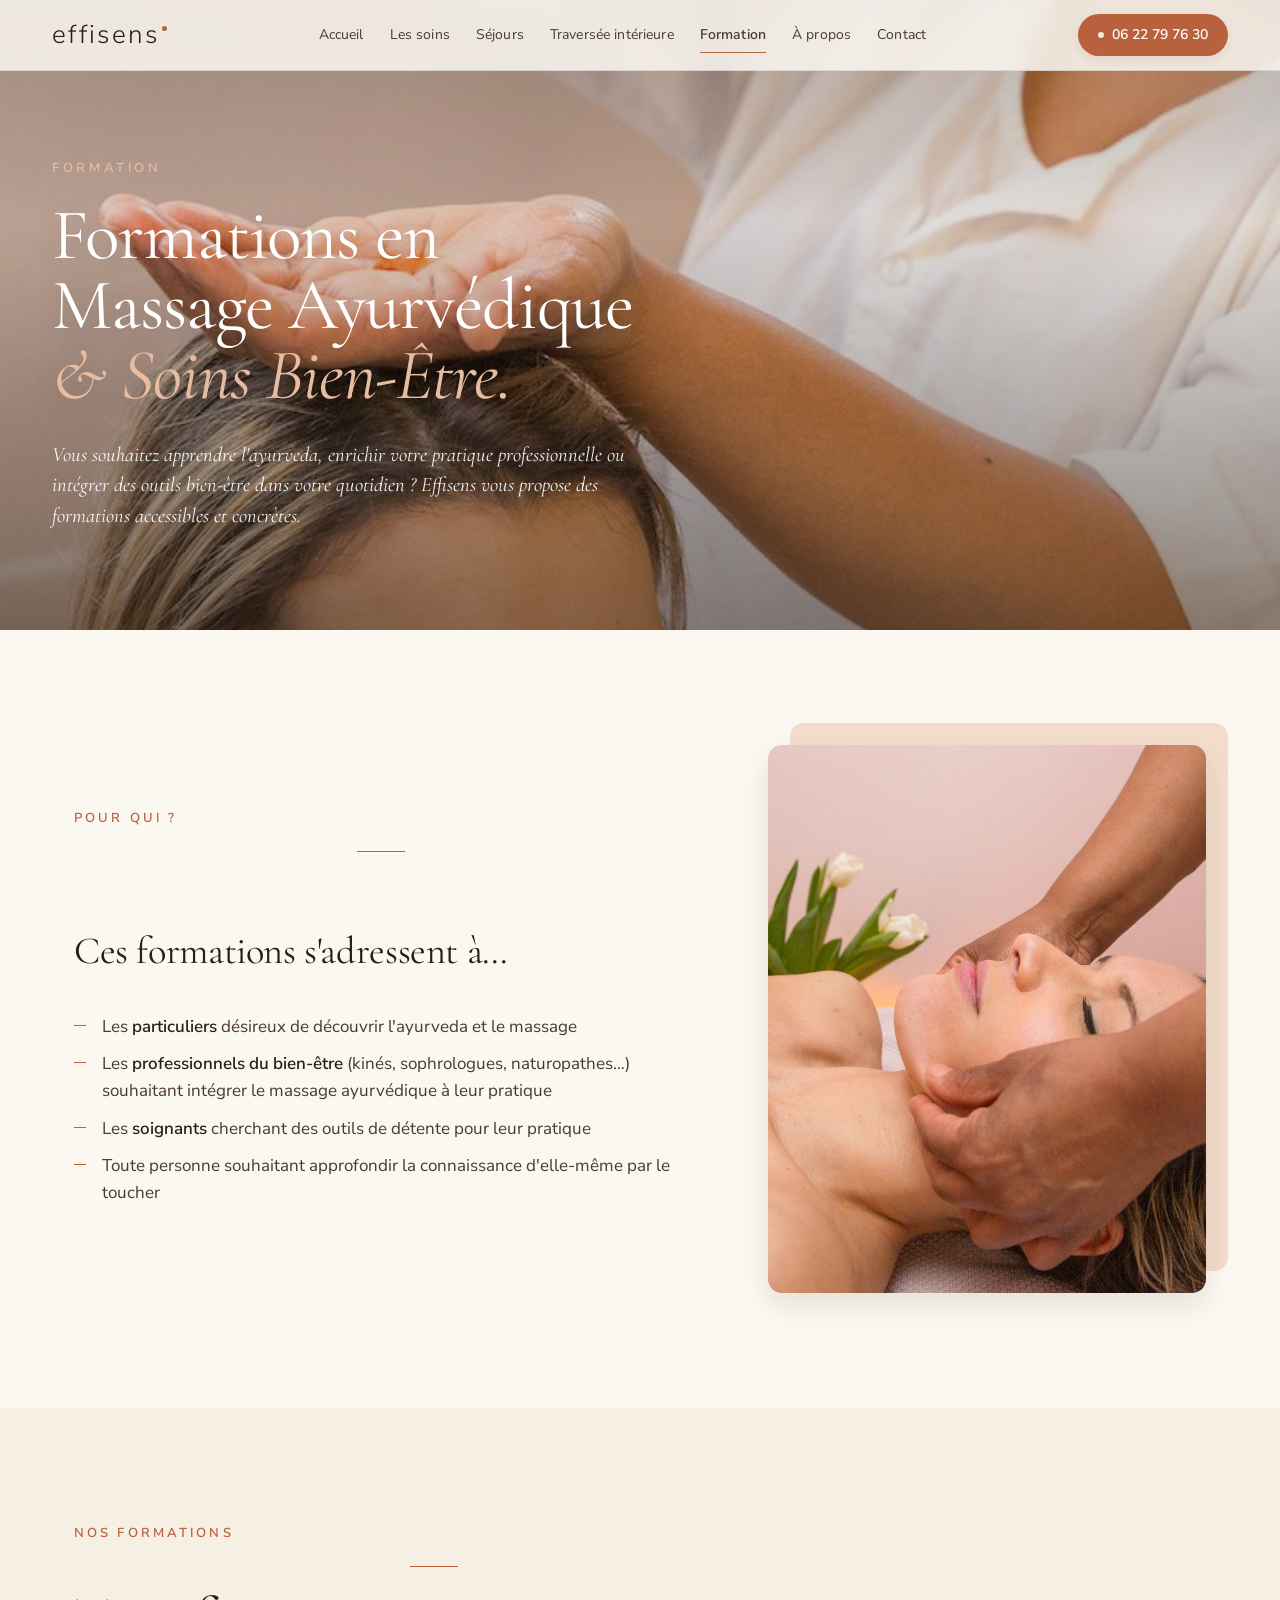
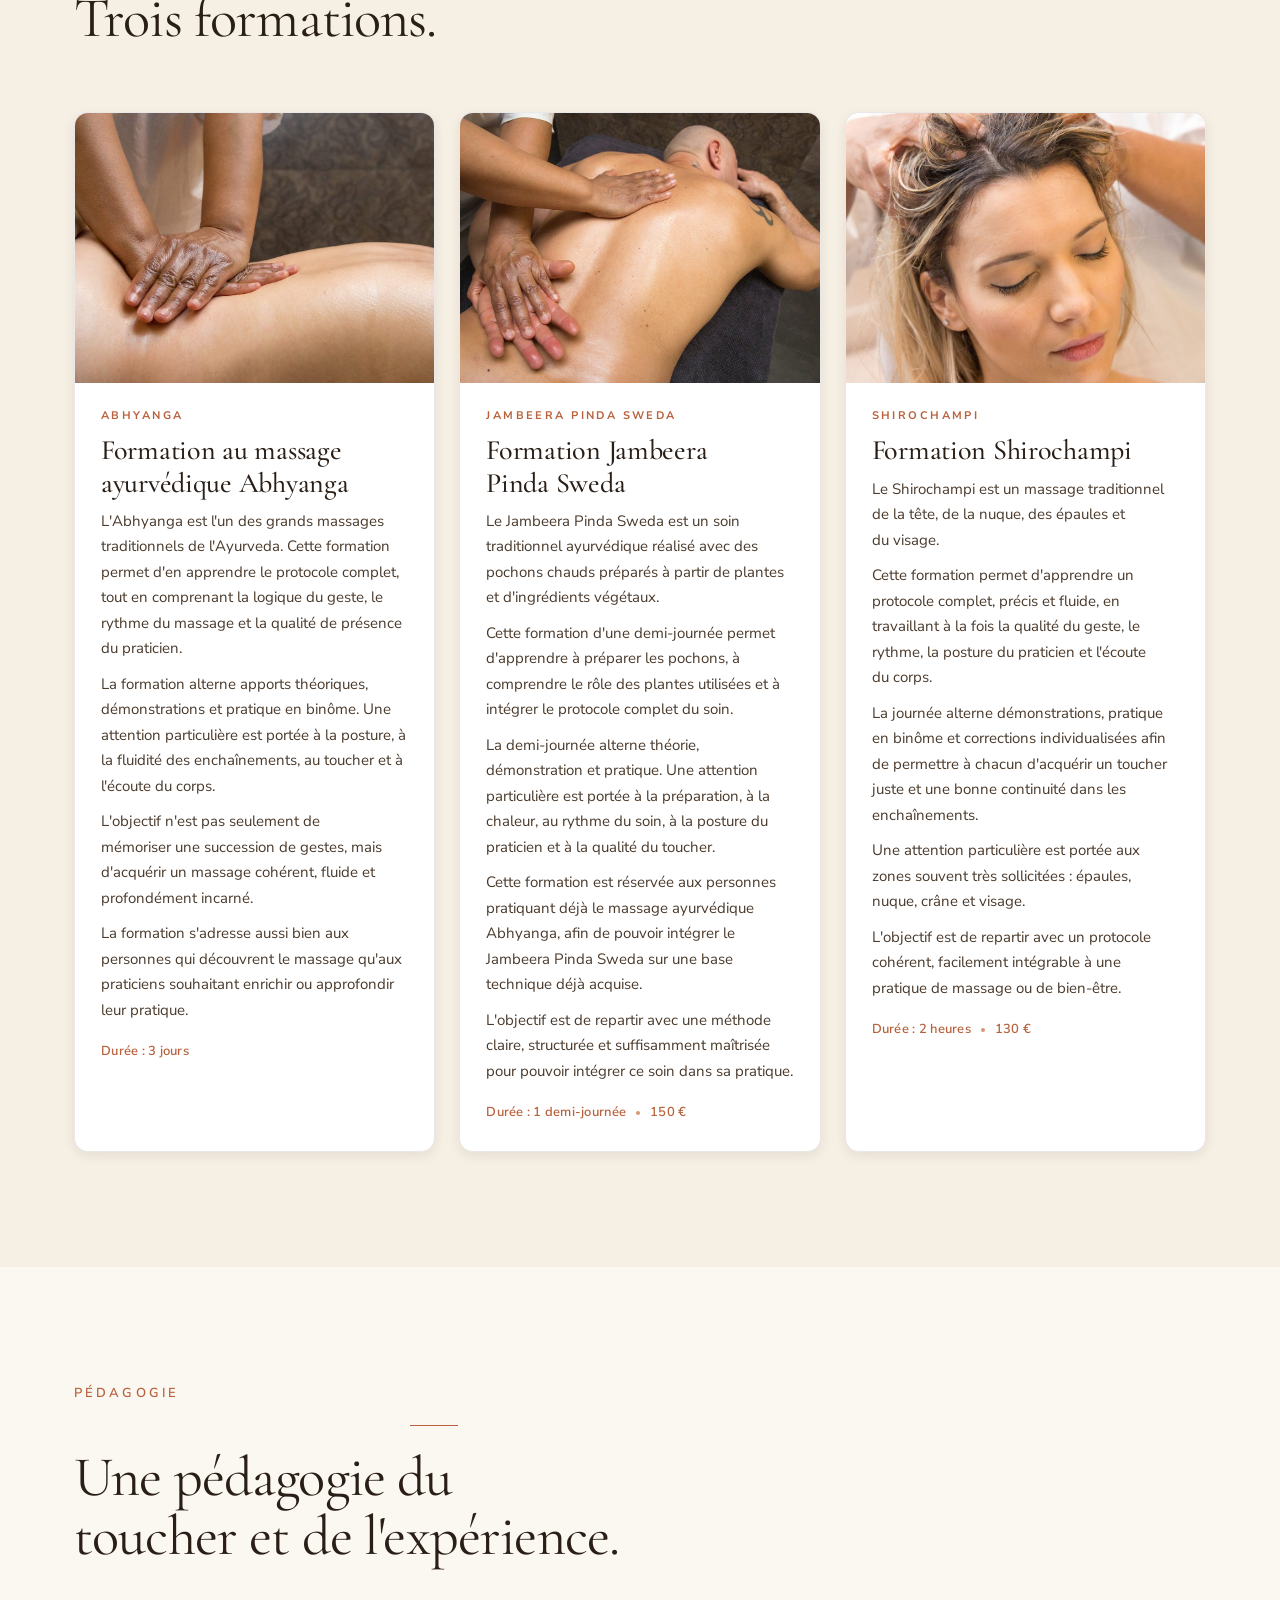
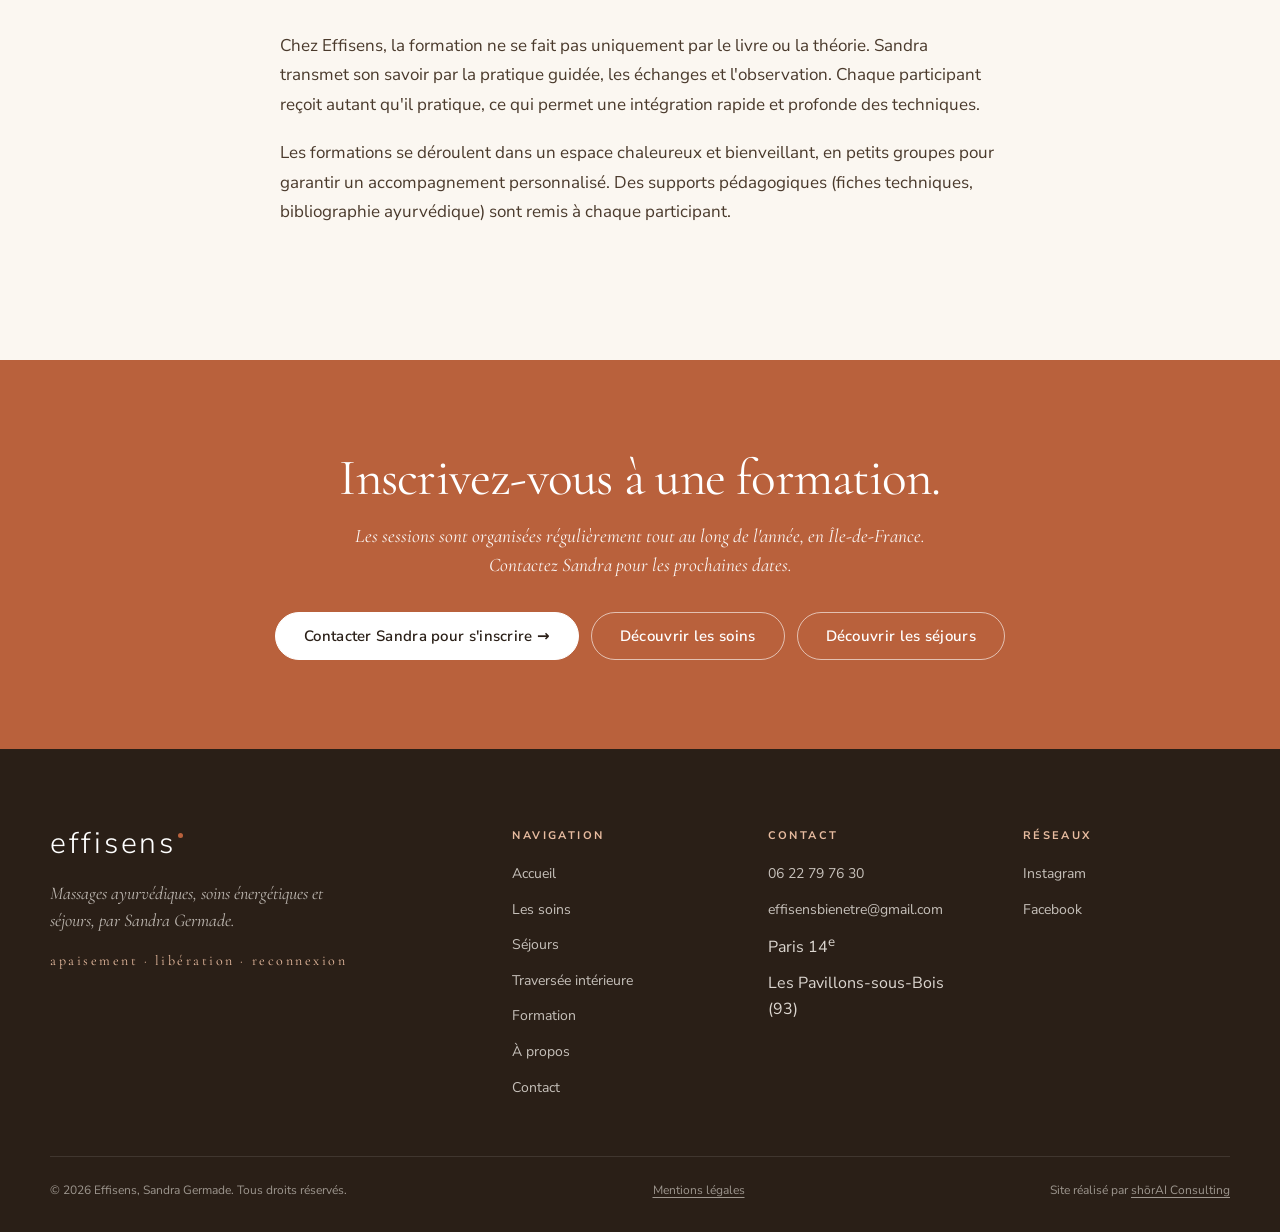
<file: formation.html>
<!doctype html>
<html lang="fr">
<head>
  <meta charset="utf-8">
  <title>Formation Massage Ayurvédique &amp; Bien-Être | Effisens</title>
  <meta name="description" content="Apprenez le massage ayurvédique avec Effisens : Abhyanga, Jambeera Pinda Sweda, Shirochampi, pour particuliers et professionnels. Encadrés par Sandra Germade, praticienne depuis 25 ans.">
  <meta name="viewport" content="width=device-width, initial-scale=1">
  <link rel="canonical" href="https://www.effisens.fr/formation">
  <link rel="icon" type="image/png" href="assets/img/schirchampi-icon.png">
  <link rel="stylesheet" href="assets/css/site.css?v=2">

  <meta property="og:type" content="website">
  <meta property="og:locale" content="fr_FR">
  <meta property="og:site_name" content="Effisens">
  <meta property="og:title" content="Formation Massage Ayurvédique | Effisens">
  <meta property="og:description" content="Formations au massage ayurvédique Abhyanga, au Jambeera Pinda Sweda et au Shirochampi, par Sandra Germade.">
  <meta property="og:url" content="https://www.effisens.fr/formation">
  <meta property="og:image" content="https://www.effisens.fr/assets/img/photos/schirchampi-2.jpg">

  <script type="application/ld+json">
  {
    "@context": "https://schema.org",
    "@type": "Course",
    "name": "Formations en Massage Ayurvédique &amp; Soins Bien-Être",
    "description": "Formations au massage ayurvédique Abhyanga, au Jambeera Pinda Sweda et au Shirochampi, pour particuliers et professionnels du bien-être.",
    "provider": {
      "@type": "EducationalOrganization",
      "name": "Effisens",
      "url": "https://www.effisens.fr/"
    },
    "instructor": { "@type": "Person", "name": "Sandra Germade" },
    "inLanguage": "fr"
  }
  </script>

  <script type="application/ld+json">
  {
    "@context": "https://schema.org",
    "@type": "FAQPage",
    "mainEntity": [
      { "@type": "Question", "name": "Faut-il avoir des bases en massage ?",
        "acceptedAnswer": { "@type": "Answer", "text": "La formation Abhyanga s'adresse aussi bien aux débutants qu'aux praticiens. La formation Jambeera Pinda Sweda est réservée aux personnes pratiquant déjà l'Abhyanga." } },
      { "@type": "Question", "name": "Délivre-t-on une attestation ?",
        "acceptedAnswer": { "@type": "Answer", "text": "Oui, une attestation de participation est remise à l'issue de chaque stage." } }
    ]
  }
  </script>
</head>
<body>

  <header class="header solid">
    <div class="row">
      <a href="index.html" class="wordmark-link" aria-label="effisens, accueil">
        <span class="wordmark">effisens</span><span class="wordmark-dot"></span>
      </a>
      <nav class="nav" aria-label="Navigation principale">
        <a href="index.html">Accueil</a>
        <a href="les-soins.html">Les soins</a>
        <a href="les-cures.html">Séjours</a>
        <a href="bretagne-secrete.html">Traversée intérieure</a>
        <a href="formation.html" class="active">Formation</a>
        <a href="a-propos.html">À propos</a>
        <a href="contact.html">Contact</a>
      </nav>
      <a href="tel:+33622797630" class="cta-phone"><span class="dot"></span>06 22 79 76 30</a>
      <button class="nav-toggle" aria-label="Menu" aria-expanded="false">
        <svg width="24" height="24" viewBox="0 0 24 24" fill="none" stroke="currentColor" stroke-width="1.6" stroke-linecap="round"><path d="M4 7h16M4 12h16M4 17h16"/></svg>
      </button>
    </div>
  </header>

  <section class="hero hero--short">
    <img class="hero__bg" src="assets/img/photos/schirchampi-2.jpg" alt="">
    <div class="hero__overlay"></div>
    <div class="hero__inner">
      <div class="hero__body">
        <p class="hero__eyebrow reveal">formation</p>
        <h1 class="hero__title reveal" style="font-size:clamp(40px,5.6vw,80px)">Formations en Massage Ayurvédique<br><em>&amp; Soins Bien-Être.</em></h1>
        <p class="hero__lede reveal">
          Vous souhaitez apprendre l'ayurveda, enrichir votre pratique professionnelle ou intégrer des outils bien-être dans votre quotidien ?
          Effisens vous propose des formations accessibles et concrètes.
        </p>
      </div>
    </div>
  </section>

  <!-- POUR QUI -->
  <section class="section section--paper">
    <div class="container">
      <div class="split split--reverse">
        <div class="prose reveal">
          <div class="opener" style="max-width:none">
            <div class="eyebrow">pour qui ?</div>
            <hr class="rule">
            <h2>Ces formations s'adressent à…</h2>
          </div>
          <ul style="margin-top:24px">
            <li>Les <strong>particuliers</strong> désireux de découvrir l'ayurveda et le massage</li>
            <li>Les <strong>professionnels du bien-être</strong> (kinés, sophrologues, naturopathes…) souhaitant intégrer le massage ayurvédique à leur pratique</li>
            <li>Les <strong>soignants</strong> cherchant des outils de détente pour leur pratique</li>
            <li>Toute personne souhaitant approfondir la connaissance d'elle-même par le toucher</li>
          </ul>
        </div>
        <div class="split-media reveal">
          <div class="accent-bg" aria-hidden="true"></div>
          <img src="assets/img/photos/sandra-studio-2.jpg" alt="Sandra Germade transmet une formation de massage ayurvédique">
        </div>
      </div>
    </div>
  </section>

  <!-- LES FORMATIONS -->
  <section class="section section--paper-2">
    <div class="container">
      <div class="opener reveal">
        <div class="eyebrow">nos formations</div>
        <hr class="rule">
        <h2>Trois formations.</h2>
      </div>

      <div class="spacer-md"></div>

      <div class="cards-grid cards-grid--3">
        <article class="card reveal">
          <div class="card__media"><img src="assets/img/photos/abhyanga-3.jpg" alt="Formation au massage ayurvédique Abhyanga"></div>
          <div class="card__body">
            <div class="card__eyebrow">abhyanga</div>
            <h3 class="card__title">Formation au massage ayurvédique Abhyanga</h3>
            <p>L'Abhyanga est l'un des grands massages traditionnels de l'Ayurveda. Cette formation permet d'en apprendre le protocole complet, tout en comprenant la logique du geste, le rythme du massage et la qualité de présence du praticien.</p>
            <p>La formation alterne apports théoriques, démonstrations et pratique en binôme. Une attention particulière est portée à la posture, à la fluidité des enchaînements, au toucher et à l'écoute du corps.</p>
            <p>L'objectif n'est pas seulement de mémoriser une succession de gestes, mais d'acquérir un massage cohérent, fluide et profondément incarné.</p>
            <p>La formation s'adresse aussi bien aux personnes qui découvrent le massage qu'aux praticiens souhaitant enrichir ou approfondir leur pratique.</p>
            <div class="card__meta"><span>Durée : 3 jours</span></div>
          </div>
        </article>
        <article class="card reveal">
          <div class="card__media"><img src="assets/img/photos/abhyanga-4.jpg" alt="Formation Jambeera Pinda Sweda"></div>
          <div class="card__body">
            <div class="card__eyebrow">jambeera pinda sweda</div>
            <h3 class="card__title">Formation Jambeera Pinda Sweda</h3>
            <p>Le Jambeera Pinda Sweda est un soin traditionnel ayurvédique réalisé avec des pochons chauds préparés à partir de plantes et d'ingrédients végétaux.</p>
            <p>Cette formation d'une demi-journée permet d'apprendre à préparer les pochons, à comprendre le rôle des plantes utilisées et à intégrer le protocole complet du soin.</p>
            <p>La demi-journée alterne théorie, démonstration et pratique. Une attention particulière est portée à la préparation, à la chaleur, au rythme du soin, à la posture du praticien et à la qualité du toucher.</p>
            <p>Cette formation est réservée aux personnes pratiquant déjà le massage ayurvédique Abhyanga, afin de pouvoir intégrer le Jambeera Pinda Sweda sur une base technique déjà acquise.</p>
            <p>L'objectif est de repartir avec une méthode claire, structurée et suffisamment maîtrisée pour pouvoir intégrer ce soin dans sa pratique.</p>
            <div class="card__meta"><span>Durée : 1 demi-journée</span><span class="pip"></span><span>150 €</span></div>
          </div>
        </article>
        <article class="card reveal">
          <div class="card__media"><img src="assets/img/photos/schirchampi-3.jpg" alt="Formation Shirochampi"></div>
          <div class="card__body">
            <div class="card__eyebrow">shirochampi</div>
            <h3 class="card__title">Formation Shirochampi</h3>
            <p>Le Shirochampi est un massage traditionnel de la tête, de la nuque, des épaules et du visage.</p>
            <p>Cette formation permet d'apprendre un protocole complet, précis et fluide, en travaillant à la fois la qualité du geste, le rythme, la posture du praticien et l'écoute du corps.</p>
            <p>La journée alterne démonstrations, pratique en binôme et corrections individualisées afin de permettre à chacun d'acquérir un toucher juste et une bonne continuité dans les enchaînements.</p>
            <p>Une attention particulière est portée aux zones souvent très sollicitées : épaules, nuque, crâne et visage.</p>
            <p>L'objectif est de repartir avec un protocole cohérent, facilement intégrable à une pratique de massage ou de bien-être.</p>
            <div class="card__meta"><span>Durée : 2 heures</span><span class="pip"></span><span>130 €</span></div>
          </div>
        </article>
      </div>
    </div>
  </section>

  <!-- PÉDAGOGIE -->
  <section class="section section--paper">
    <div class="container">
      <div class="opener reveal">
        <div class="eyebrow">pédagogie</div>
        <hr class="rule">
        <h2>Une pédagogie du toucher et de l'expérience.</h2>
      </div>
      <div class="spacer-md"></div>
      <div class="container-narrow prose reveal" style="padding:0">
        <p>
          Chez Effisens, la formation ne se fait pas uniquement par le livre ou la théorie. Sandra transmet son savoir par la pratique guidée,
          les échanges et l'observation. Chaque participant reçoit autant qu'il pratique, ce qui permet une intégration rapide et profonde des techniques.
        </p>
        <p>
          Les formations se déroulent dans un espace chaleureux et bienveillant, en petits groupes pour garantir un accompagnement personnalisé.
          Des supports pédagogiques (fiches techniques, bibliographie ayurvédique) sont remis à chaque participant.
        </p>
      </div>
    </div>
  </section>

  <!-- CTA -->
  <section class="cta-strip">
    <h2>Inscrivez-vous à une formation.</h2>
    <p>Les sessions sont organisées régulièrement tout au long de l'année, en Île-de-France. Contactez Sandra pour les prochaines dates.</p>
    <div class="btns">
      <a class="btn btn-secondary" href="contact.html" style="background:#fff;color:var(--ink-900);border-color:#fff">Contacter Sandra pour s'inscrire  →</a>
      <a class="btn btn-ghost-light" href="les-soins.html">Découvrir les soins</a>
      <a class="btn btn-ghost-light" href="les-cures.html">Découvrir les séjours</a>
    </div>
  </section>

  <footer class="footer">
    <div class="footer-inner">
      <div class="brand">
        <a href="index.html" class="wordmark-link" aria-label="effisens, accueil">
          <span class="wordmark" style="color:#fff">effisens</span><span class="wordmark-dot"></span>
        </a>
        <p class="tagline">Massages ayurvédiques, soins énergétiques et séjours, par Sandra Germade.</p>
        <p class="mantra">apaisement · libération · reconnexion</p>
      </div>
      <div>
        <h4>Navigation</h4>
        <ul>
          <li><a href="index.html">Accueil</a></li>
          <li><a href="les-soins.html">Les soins</a></li>
          <li><a href="les-cures.html">Séjours</a></li>
          <li><a href="bretagne-secrete.html">Traversée intérieure</a></li>
          <li><a href="formation.html">Formation</a></li>
          <li><a href="a-propos.html">À propos</a></li>
          <li><a href="contact.html">Contact</a></li>
        </ul>
      </div>
      <div>
        <h4>Contact</h4>
        <ul>
          <li><a href="tel:+33622797630">06 22 79 76 30</a></li>
          <li><a href="mailto:effisensbienetre@gmail.com">effisensbienetre@gmail.com</a></li>
          <li>Paris 14<sup>e</sup></li>
          <li>Les Pavillons-sous-Bois (93)</li>
        </ul>
      </div>
      <div>
        <h4>Réseaux</h4>
        <ul>
          <li><a href="https://www.instagram.com/effisensbienetre" target="_blank" rel="noopener">Instagram</a></li>
          <li><a href="https://www.facebook.com/effisens" target="_blank" rel="noopener">Facebook</a></li>
        </ul>
      </div>
    </div>
    <div class="footer-bottom">
      <div>© <span id="year"></span> Effisens, Sandra Germade. Tous droits réservés.</div>
      <div><a href="mentions-legales.html">Mentions légales</a></div>
      <div>Site réalisé par <a href="https://shorai-group.com/fr/" target="_blank" rel="noopener">shōrAI Consulting</a></div>
    </div>
  </footer>

  <script>document.getElementById('year').textContent = new Date().getFullYear();</script>
  <script src="assets/js/site.js?v=2" defer></script>
</body>
</html>
</file>
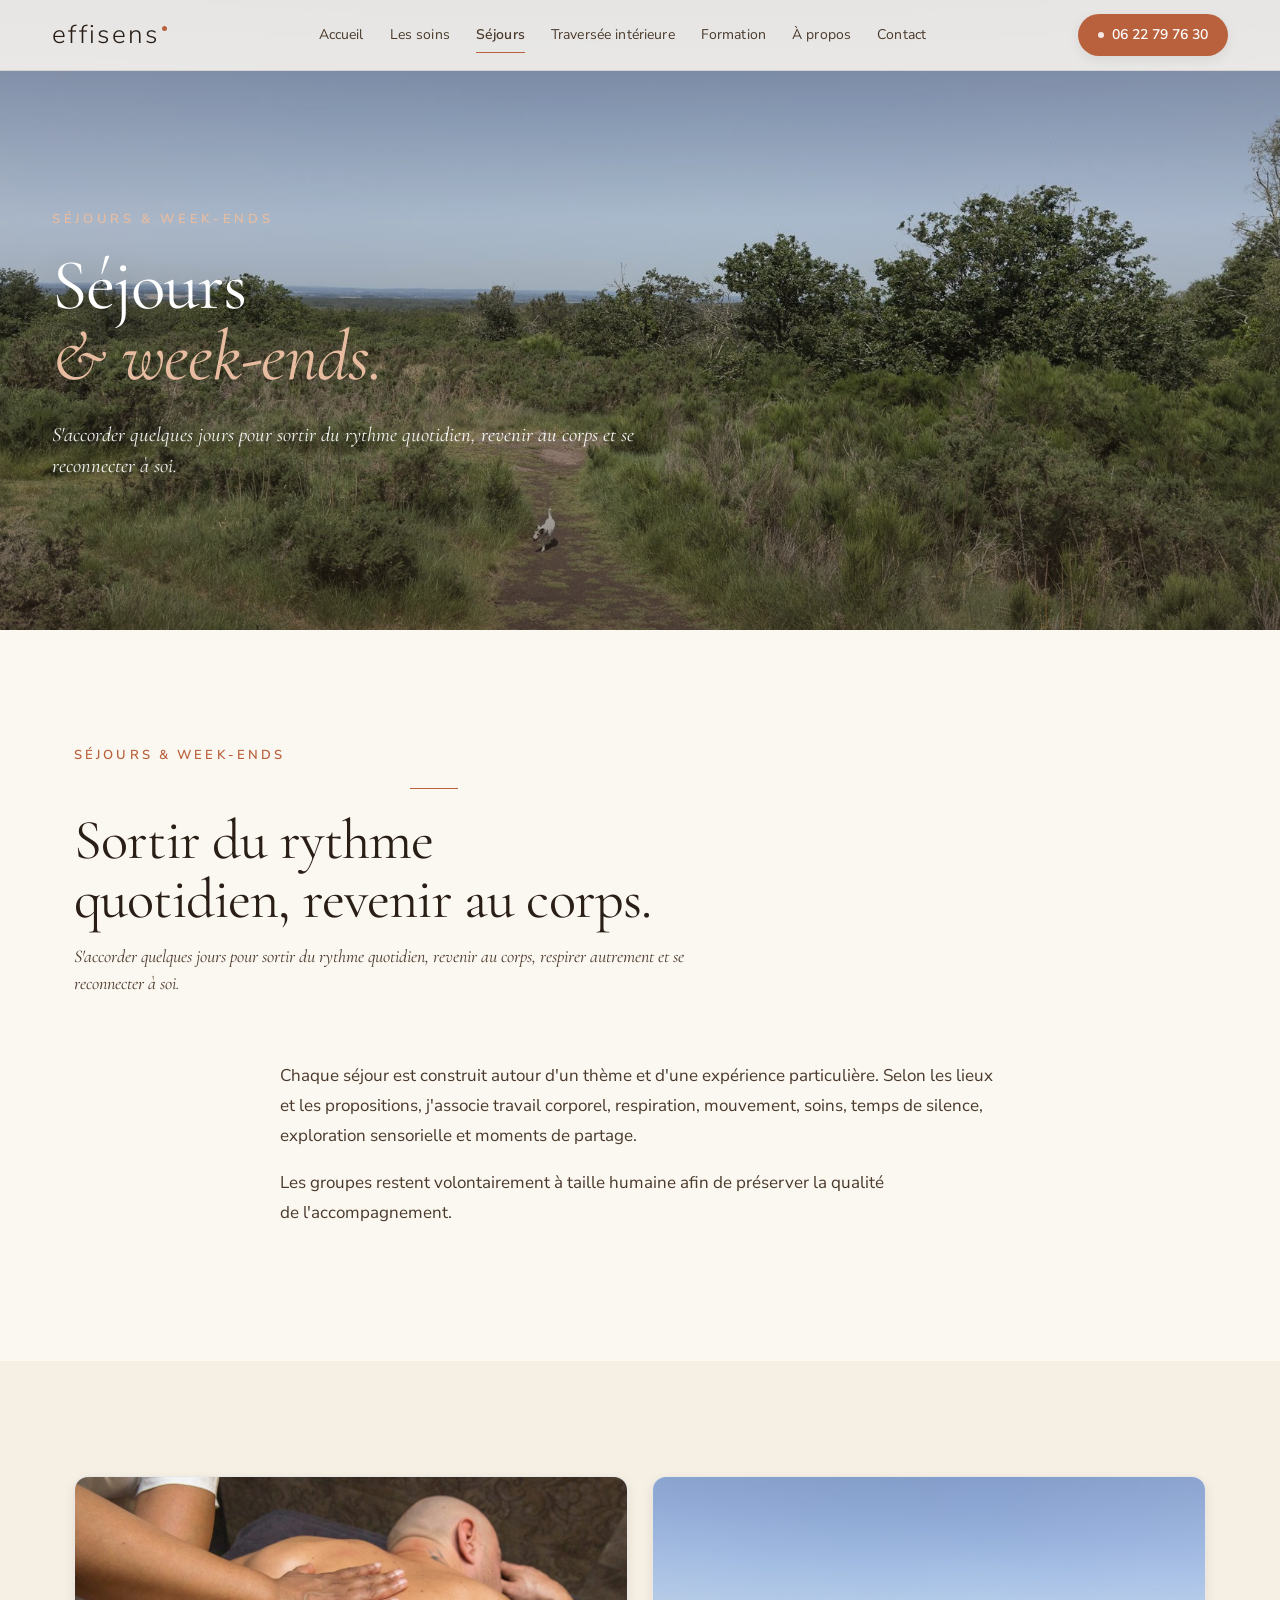
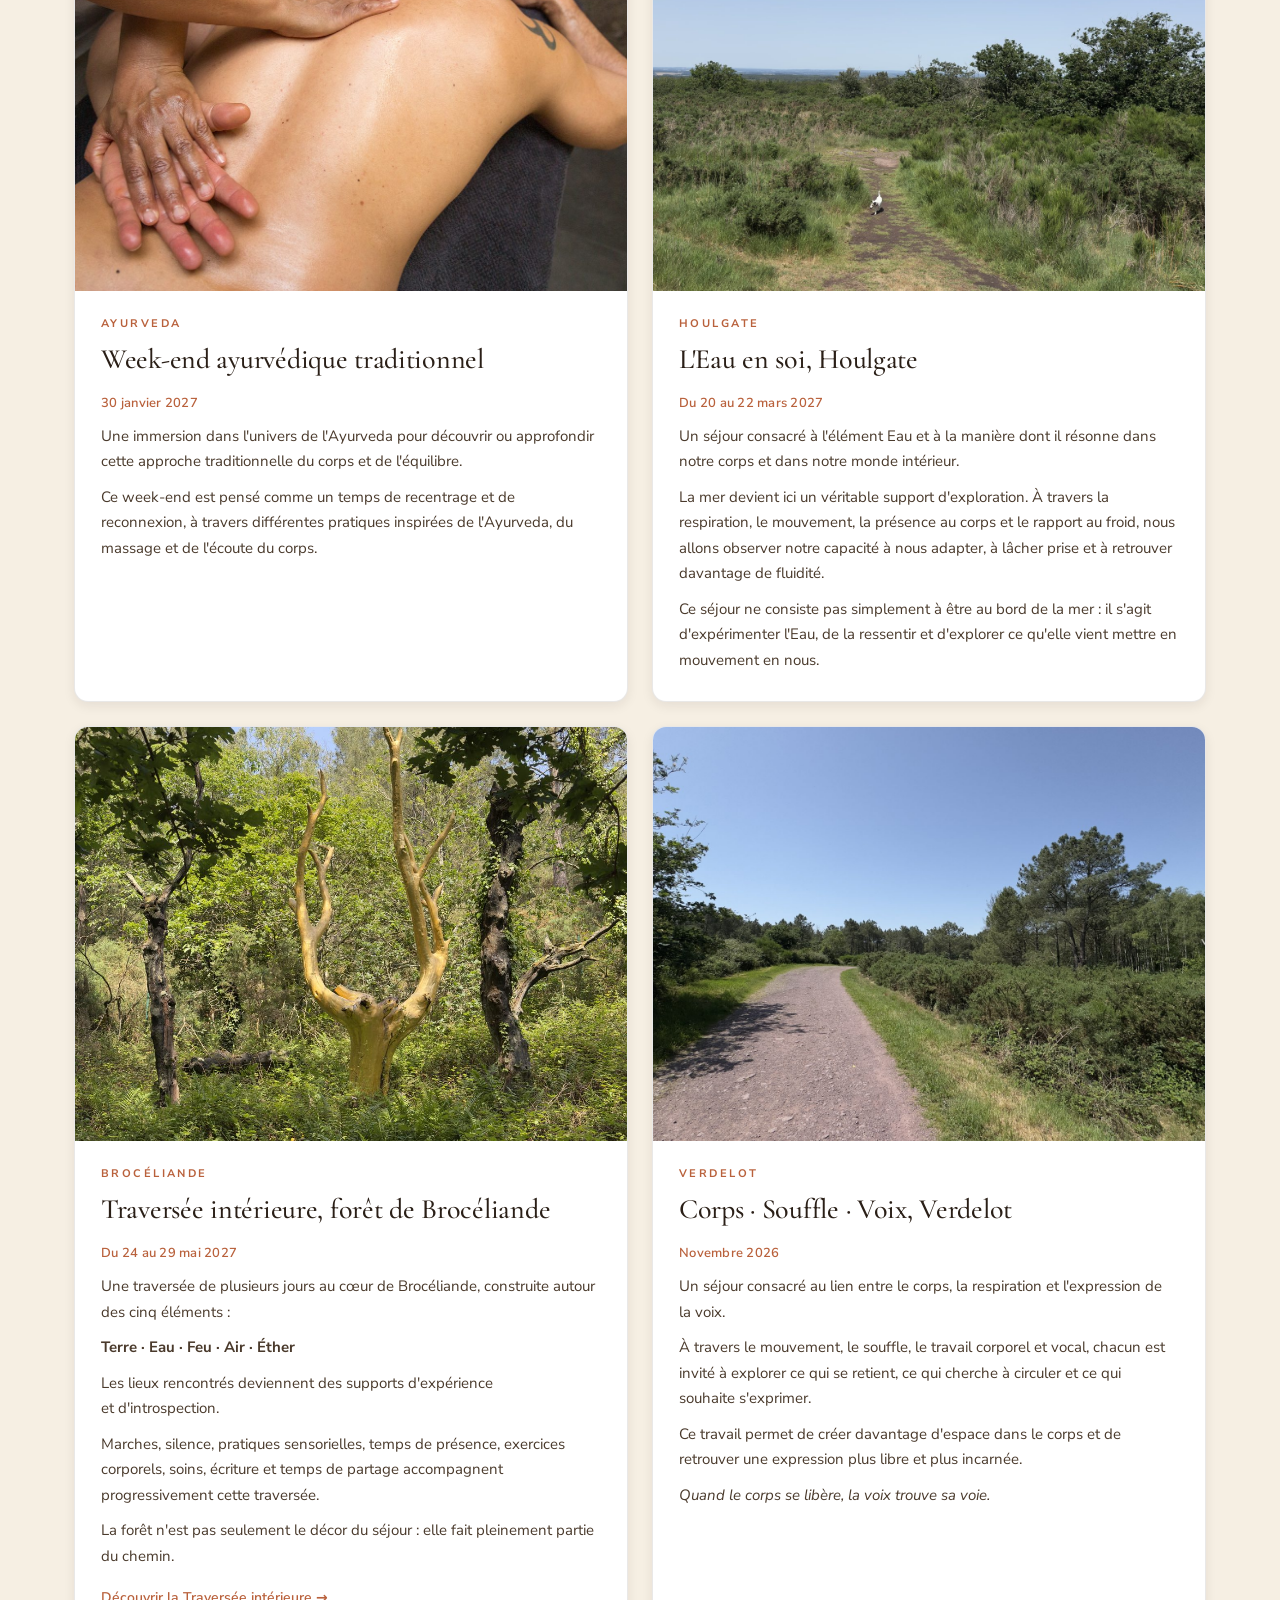
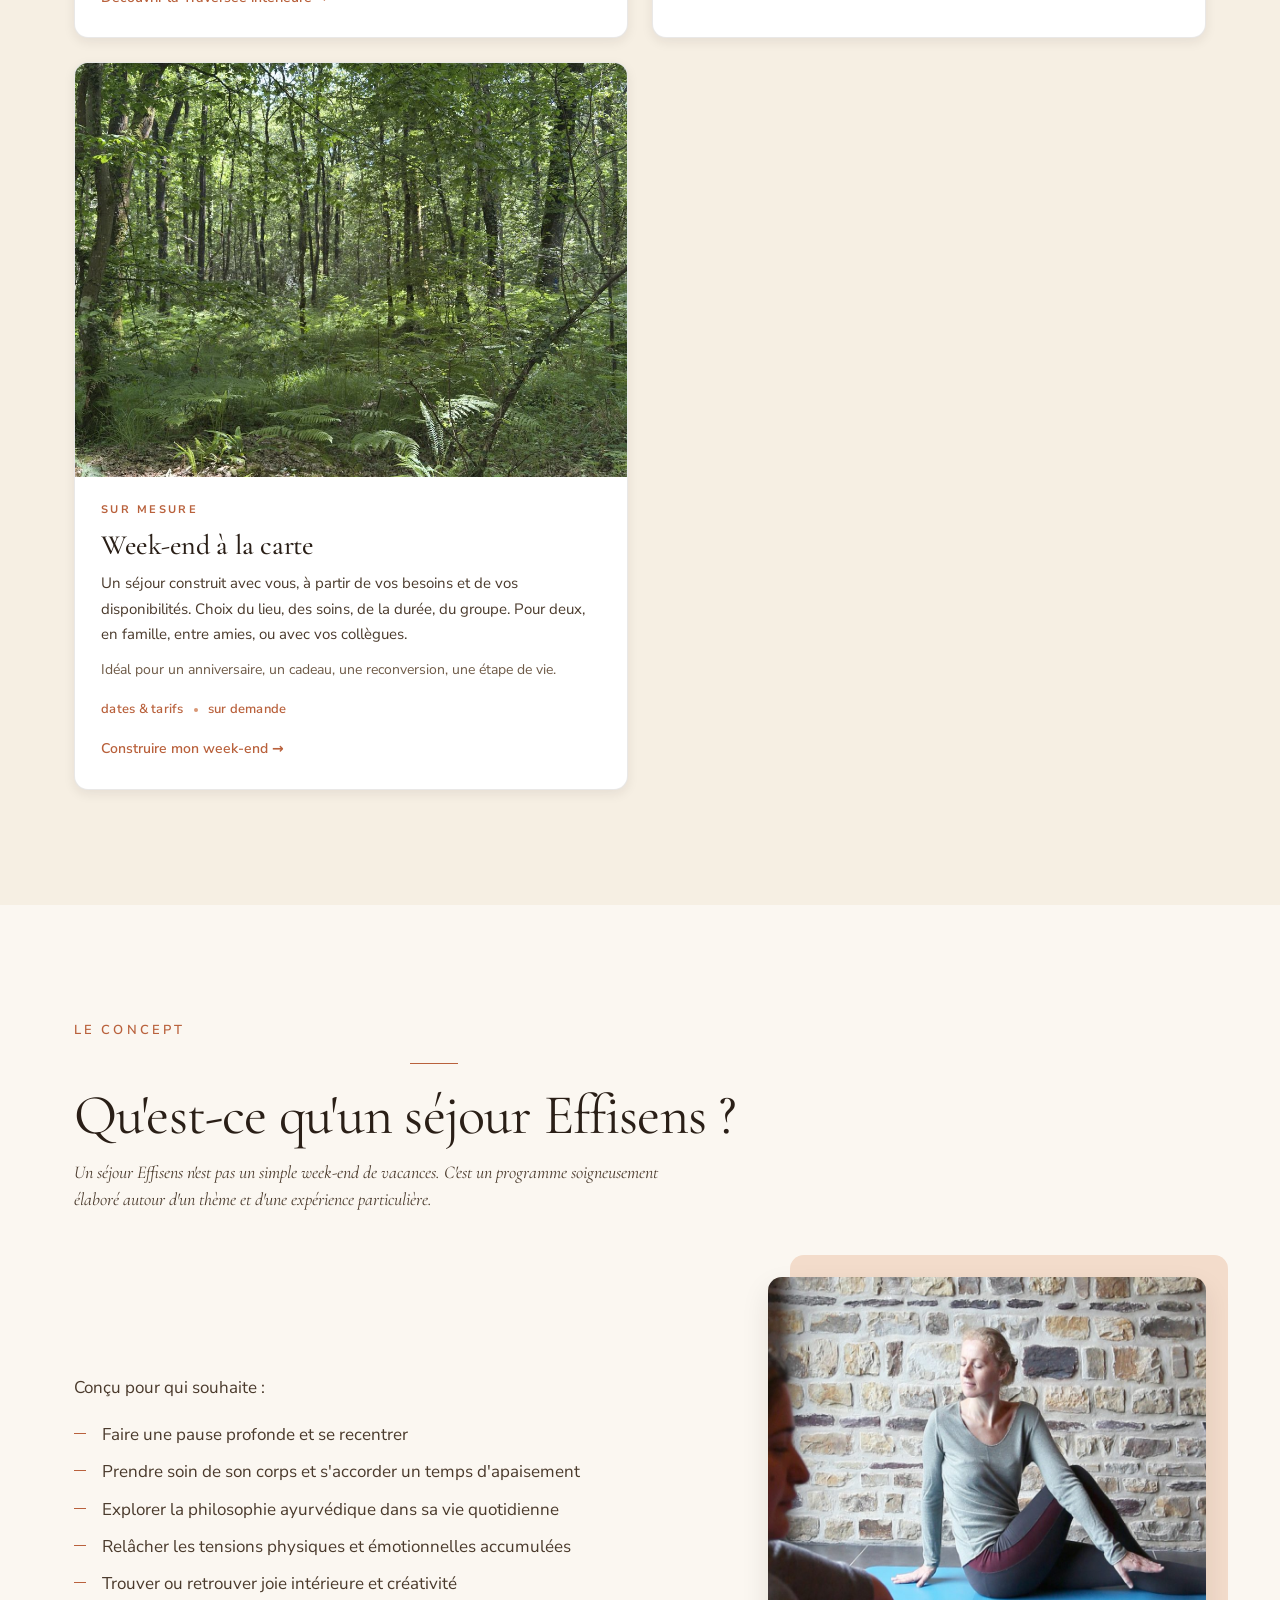
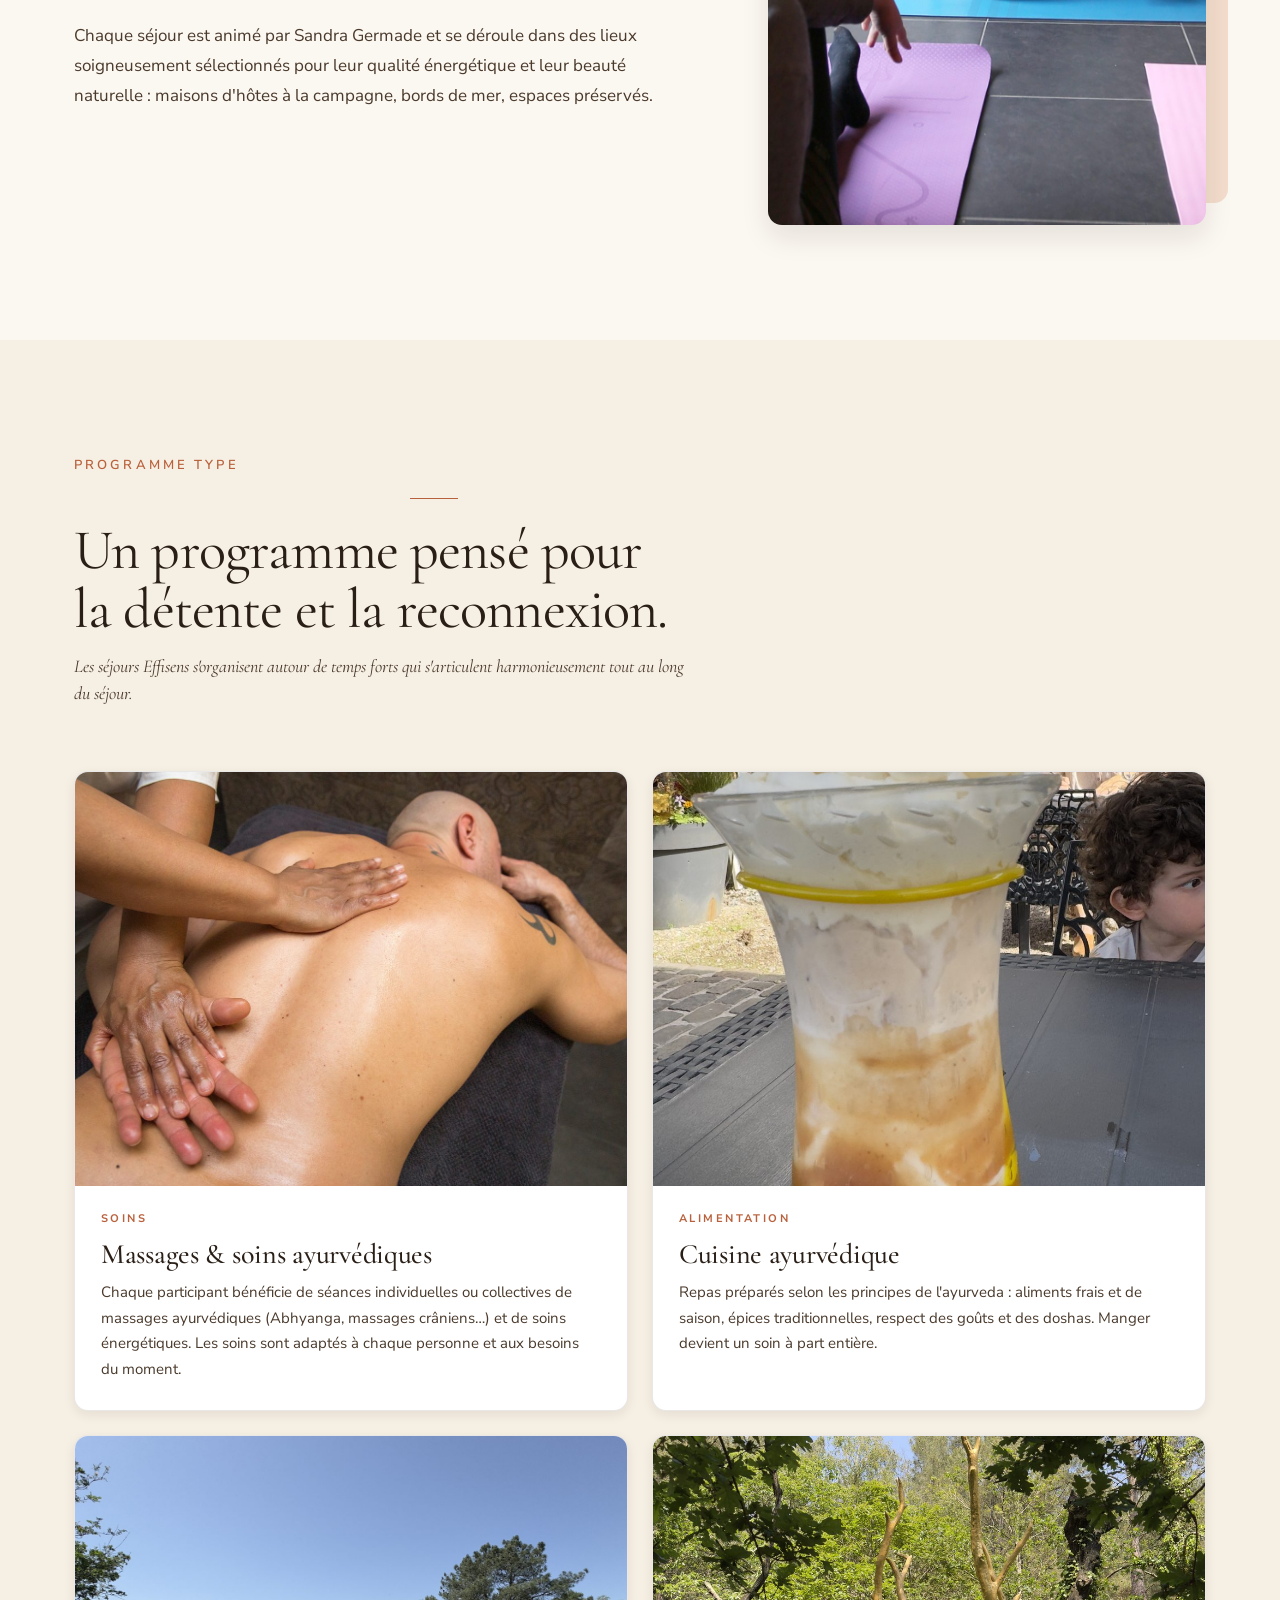
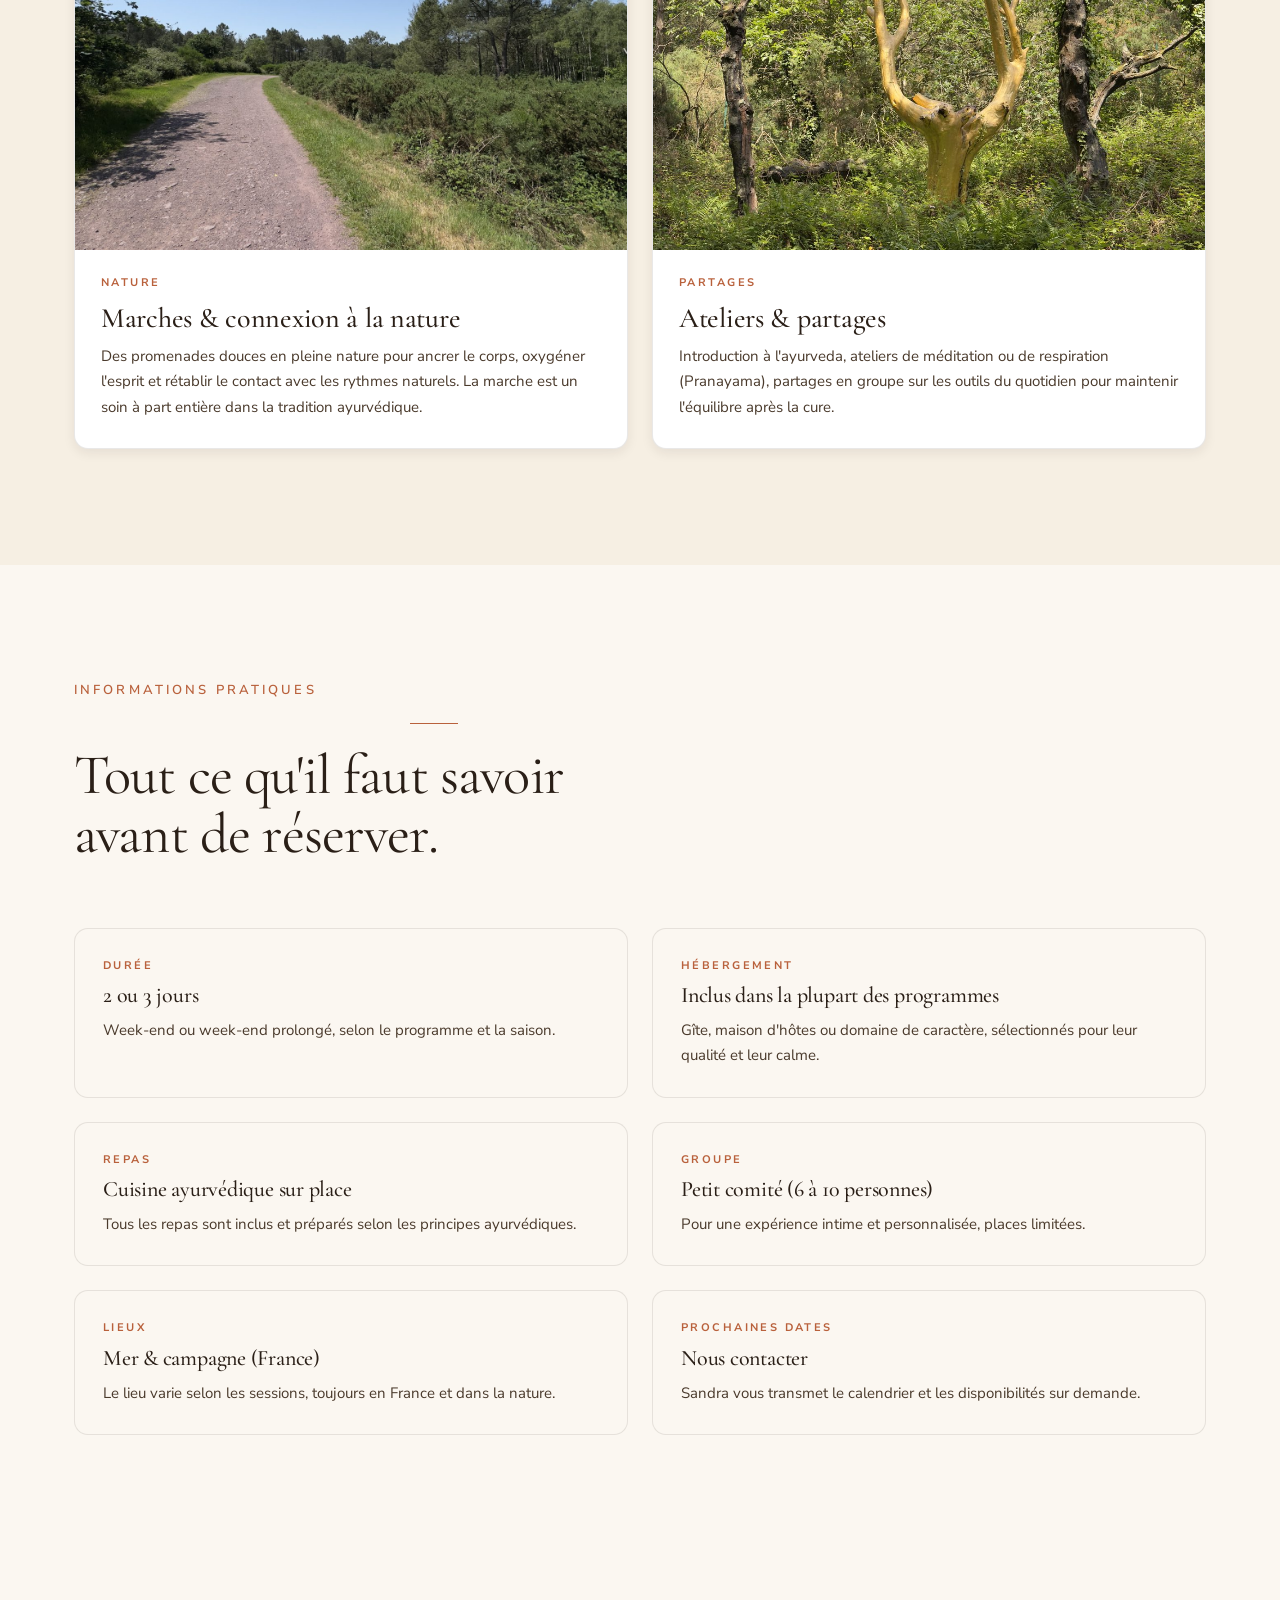
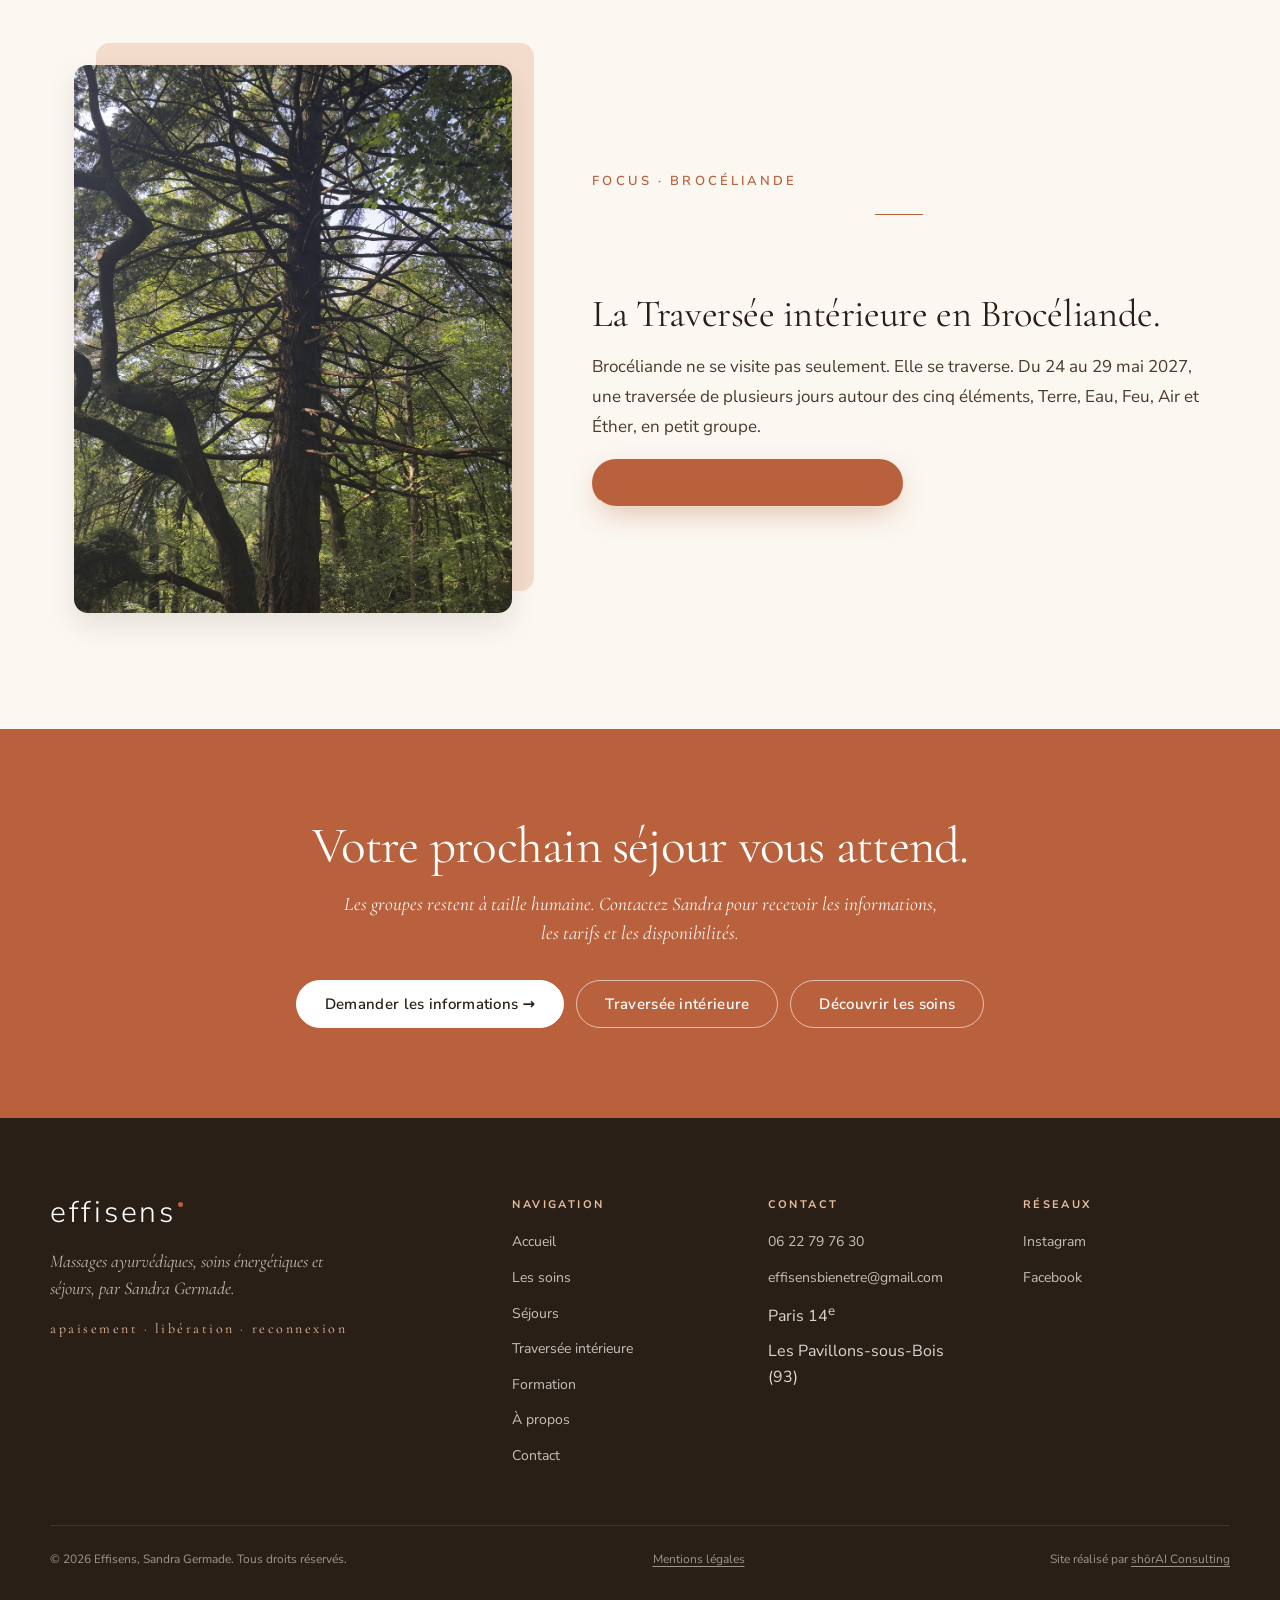
<file: les-cures.html>
<!doctype html>
<html lang="fr">
<head>
  <meta charset="utf-8">
  <title>Séjours &amp; Week-ends Ayurvédiques | Effisens</title>
  <meta name="description" content="Séjours et week-ends avec Effisens : week-end ayurvédique, L'Eau en soi à Houlgate, Traversée intérieure en Brocéliande, Corps Souffle Voix à Verdelot.">
  <meta name="viewport" content="width=device-width, initial-scale=1">
  <link rel="canonical" href="https://www.effisens.fr/les-cures">
  <link rel="icon" type="image/png" href="assets/img/schirchampi-icon.png">
  <link rel="stylesheet" href="assets/css/site.css?v=2">

  <meta property="og:type" content="website">
  <meta property="og:locale" content="fr_FR">
  <meta property="og:site_name" content="Effisens">
  <meta property="og:title" content="Séjours &amp; Week-ends Ayurvédiques | Effisens">
  <meta property="og:description" content="Quelques jours pour sortir du rythme quotidien, revenir au corps et se reconnecter à soi, en petits groupes.">
  <meta property="og:url" content="https://www.effisens.fr/les-cures">
  <meta property="og:image" content="https://www.effisens.fr/assets/img/broceliande/lande-horizon.jpg">

  <script type="application/ld+json">
  {
    "@context": "https://schema.org",
    "@type": "Event",
    "name": "Séjours &amp; Week-ends Effisens",
    "description": "Séjours en petits groupes : travail corporel, respiration, mouvement, soins, temps de silence et de partage.",
    "organizer": { "@type": "Organization", "name": "Effisens", "url": "https://www.effisens.fr/" },
    "location": { "@type": "Place", "name": "France" },
    "eventStatus": "https://schema.org/EventScheduled",
    "eventAttendanceMode": "https://schema.org/OfflineEventAttendanceMode"
  }
  </script>

</head>
<body>

  <header class="header solid">
    <div class="row">
      <a href="index.html" class="wordmark-link" aria-label="effisens, accueil">
        <span class="wordmark">effisens</span><span class="wordmark-dot"></span>
      </a>
      <nav class="nav" aria-label="Navigation principale">
        <a href="index.html">Accueil</a>
        <a href="les-soins.html">Les soins</a>
        <a href="les-cures.html" class="active">Séjours</a>
        <a href="bretagne-secrete.html">Traversée intérieure</a>
        <a href="formation.html">Formation</a>
        <a href="a-propos.html">À propos</a>
        <a href="contact.html">Contact</a>
      </nav>
      <a href="tel:+33622797630" class="cta-phone"><span class="dot"></span>06 22 79 76 30</a>
      <button class="nav-toggle" aria-label="Menu" aria-expanded="false">
        <svg width="24" height="24" viewBox="0 0 24 24" fill="none" stroke="currentColor" stroke-width="1.6" stroke-linecap="round"><path d="M4 7h16M4 12h16M4 17h16"/></svg>
      </button>
    </div>
  </header>

  <section class="hero hero--short">
    <img class="hero__bg" src="assets/img/broceliande/lande-horizon.jpg" alt="">
    <div class="hero__overlay"></div>
    <div class="hero__inner">
      <div class="hero__body">
        <p class="hero__eyebrow reveal">séjours &amp; week-ends</p>
        <h1 class="hero__title reveal" style="font-size:clamp(40px,5.6vw,84px)">Séjours<br><em>&amp; week-ends.</em></h1>
        <p class="hero__lede reveal">
          S'accorder quelques jours pour sortir du rythme quotidien, revenir au corps et se reconnecter à soi.
        </p>
      </div>
    </div>
  </section>

  <!-- INTRODUCTION -->
  <section class="section section--paper">
    <div class="container">
      <div class="opener reveal">
        <div class="eyebrow">séjours &amp; week-ends</div>
        <hr class="rule">
        <h2>Sortir du rythme quotidien, revenir au corps.</h2>
        <p class="lede">
          S'accorder quelques jours pour sortir du rythme quotidien, revenir au corps, respirer autrement et se reconnecter à soi.
        </p>
      </div>

      <div class="spacer-md"></div>

      <div class="container-narrow prose reveal" style="padding:0">
        <p>
          Chaque séjour est construit autour d'un thème et d'une expérience particulière. Selon les lieux et les propositions,
          j'associe travail corporel, respiration, mouvement, soins, temps de silence, exploration sensorielle et moments de partage.
        </p>
        <p>
          Les groupes restent volontairement à taille humaine afin de préserver la qualité de l'accompagnement.
        </p>
      </div>
    </div>
  </section>

  <!-- LES SÉJOURS -->
  <section id="sejours" class="section section--paper-2">
    <div class="container">
      <div class="cards-grid cards-grid--2">
        <article class="card reveal">
          <div class="card__media"><img src="assets/img/photos/abhyanga-4.jpg" alt="Week-end ayurvédique traditionnel"></div>
          <div class="card__body">
            <div class="card__eyebrow">ayurveda</div>
            <h3 class="card__title">Week-end ayurvédique traditionnel</h3>
            <div class="card__meta"><span>30 janvier 2027</span></div>
            <p>Une immersion dans l'univers de l'Ayurveda pour découvrir ou approfondir cette approche traditionnelle du corps et de l'équilibre.</p>
            <p>Ce week-end est pensé comme un temps de recentrage et de reconnexion, à travers différentes pratiques inspirées de l'Ayurveda, du massage et de l'écoute du corps.</p>
          </div>
        </article>
        <article class="card reveal">
          <div class="card__media"><img src="assets/img/broceliande/lande-horizon.jpg" alt="L'Eau en soi à Houlgate"></div>
          <div class="card__body">
            <div class="card__eyebrow">houlgate</div>
            <h3 class="card__title">L'Eau en soi, Houlgate</h3>
            <div class="card__meta"><span>Du 20 au 22 mars 2027</span></div>
            <p>Un séjour consacré à l'élément Eau et à la manière dont il résonne dans notre corps et dans notre monde intérieur.</p>
            <p>La mer devient ici un véritable support d'exploration. À travers la respiration, le mouvement, la présence au corps et le rapport au froid, nous allons observer notre capacité à nous adapter, à lâcher prise et à retrouver davantage de fluidité.</p>
            <p>Ce séjour ne consiste pas simplement à être au bord de la mer : il s'agit d'expérimenter l'Eau, de la ressentir et d'explorer ce qu'elle vient mettre en mouvement en nous.</p>
          </div>
        </article>
        <article class="card reveal">
          <div class="card__media"><img src="assets/img/broceliande/foret-lumiere.jpg" alt="Traversée intérieure en forêt de Brocéliande"></div>
          <div class="card__body">
            <div class="card__eyebrow">brocéliande</div>
            <h3 class="card__title">Traversée intérieure, forêt de Brocéliande</h3>
            <div class="card__meta"><span>Du 24 au 29 mai 2027</span></div>
            <p>Une traversée de plusieurs jours au cœur de Brocéliande, construite autour des cinq éléments :</p>
            <p><strong>Terre · Eau · Feu · Air · Éther</strong></p>
            <p>Les lieux rencontrés deviennent des supports d'expérience et d'introspection.</p>
            <p>Marches, silence, pratiques sensorielles, temps de présence, exercices corporels, soins, écriture et temps de partage accompagnent progressivement cette traversée.</p>
            <p>La forêt n'est pas seulement le décor du séjour : elle fait pleinement partie du chemin.</p>
            <a class="card__cta" href="bretagne-secrete.html">Découvrir la Traversée intérieure  →</a>
          </div>
        </article>
        <article class="card reveal">
          <div class="card__media"><img src="assets/img/broceliande/chemin-panorama.jpg" alt="Corps, Souffle et Voix à Verdelot"></div>
          <div class="card__body">
            <div class="card__eyebrow">verdelot</div>
            <h3 class="card__title">Corps · Souffle · Voix, Verdelot</h3>
            <div class="card__meta"><span>Novembre 2026</span></div>
            <p>Un séjour consacré au lien entre le corps, la respiration et l'expression de la voix.</p>
            <p>À travers le mouvement, le souffle, le travail corporel et vocal, chacun est invité à explorer ce qui se retient, ce qui cherche à circuler et ce qui souhaite s'exprimer.</p>
            <p>Ce travail permet de créer davantage d'espace dans le corps et de retrouver une expression plus libre et plus incarnée.</p>
            <p><em>Quand le corps se libère, la voix trouve sa voie.</em></p>
          </div>
        </article>
        <!-- Week-end à la carte -->
        <article class="card reveal">
          <div class="card__media"><img src="assets/img/broceliande/sous-bois.jpg" alt="Week-end à la carte, sur mesure"></div>
          <div class="card__body">
            <div class="card__eyebrow">sur mesure</div>
            <h3 class="card__title">Week-end à la carte</h3>
            <p>Un séjour construit avec vous, à partir de vos besoins et de vos disponibilités. Choix du lieu, des soins, de la durée, du groupe. Pour deux, en famille, entre amies, ou avec vos collègues.</p>
            <p style="font-size:14px;color:var(--fg-3)">Idéal pour un anniversaire, un cadeau, une reconversion, une étape de vie.</p>
            <div class="card__meta">
              <span>dates &amp; tarifs</span><span class="pip"></span><span>sur demande</span>
            </div>
            <a class="card__cta" href="contact.html">Construire mon week-end  →</a>
          </div>
        </article>
      </div>
    </div>
  </section>

  <!-- CONCEPT -->
  <section class="section section--paper">
    <div class="container">
      <div class="opener reveal">
        <div class="eyebrow">le concept</div>
        <hr class="rule">
        <h2>Qu'est-ce qu'un séjour Effisens ?</h2>
        <p class="lede">
          Un séjour Effisens n'est pas un simple week-end de vacances. C'est un programme
          soigneusement élaboré autour d'un thème et d'une expérience particulière.
        </p>
      </div>

      <div class="spacer-md"></div>

      <div class="split split--reverse">
        <div class="prose reveal">
          <p>Conçu pour qui souhaite :</p>
          <ul>
            <li>Faire une pause profonde et se recentrer</li>
            <li>Prendre soin de son corps et s'accorder un temps d'apaisement</li>
            <li>Explorer la philosophie ayurvédique dans sa vie quotidienne</li>
            <li>Relâcher les tensions physiques et émotionnelles accumulées</li>
            <li>Trouver ou retrouver joie intérieure et créativité</li>
          </ul>
          <p>
            Chaque séjour est animé par Sandra Germade et se déroule dans des lieux soigneusement sélectionnés
            pour leur qualité énergétique et leur beauté naturelle : maisons d'hôtes à la campagne, bords de mer, espaces préservés.
          </p>
        </div>
        <div class="split-media reveal">
          <div class="accent-bg" aria-hidden="true"></div>
          <img src="assets/img/broceliande/broc-pro-1.jpg" alt="Séjour Effisens en Brocéliande">
        </div>
      </div>
    </div>
  </section>

  <!-- PROGRAMME -->
  <section class="section section--paper-2">
    <div class="container">
      <div class="opener reveal">
        <div class="eyebrow">programme type</div>
        <hr class="rule">
        <h2>Un programme pensé pour la détente et la reconnexion.</h2>
        <p class="lede">
          Les séjours Effisens s'organisent autour de temps forts qui s'articulent harmonieusement tout au long du séjour.
        </p>
      </div>

      <div class="spacer-md"></div>

      <div class="cards-grid cards-grid--2">
        <article class="card reveal">
          <div class="card__media"><img src="assets/img/photos/abhyanga-4.jpg" alt="Massage ayurvédique pendant une cure"></div>
          <div class="card__body">
            <div class="card__eyebrow">soins</div>
            <h3 class="card__title">Massages &amp; soins ayurvédiques</h3>
            <p>Chaque participant bénéficie de séances individuelles ou collectives de massages ayurvédiques (Abhyanga, massages crâniens…) et de soins énergétiques. Les soins sont adaptés à chaque personne et aux besoins du moment.</p>
          </div>
        </article>
        <article class="card reveal">
          <div class="card__media"><img src="assets/img/broceliande/boisson-locale.jpg" alt="Gourmandise ayurvédique et bretonne"></div>
          <div class="card__body">
            <div class="card__eyebrow">alimentation</div>
            <h3 class="card__title">Cuisine ayurvédique</h3>
            <p>Repas préparés selon les principes de l'ayurveda : aliments frais et de saison, épices traditionnelles, respect des goûts et des doshas. Manger devient un soin à part entière.</p>
          </div>
        </article>
        <article class="card reveal">
          <div class="card__media"><img src="assets/img/broceliande/chemin-panorama.jpg" alt="Marche en nature pendant la cure"></div>
          <div class="card__body">
            <div class="card__eyebrow">nature</div>
            <h3 class="card__title">Marches &amp; connexion à la nature</h3>
            <p>Des promenades douces en pleine nature pour ancrer le corps, oxygéner l'esprit et rétablir le contact avec les rythmes naturels. La marche est un soin à part entière dans la tradition ayurvédique.</p>
          </div>
        </article>
        <article class="card reveal">
          <div class="card__media"><img src="assets/img/broceliande/foret-lumiere.jpg" alt="Atelier ayurvédique en forêt de Brocéliande"></div>
          <div class="card__body">
            <div class="card__eyebrow">partages</div>
            <h3 class="card__title">Ateliers &amp; partages</h3>
            <p>Introduction à l'ayurveda, ateliers de méditation ou de respiration (Pranayama), partages en groupe sur les outils du quotidien pour maintenir l'équilibre après la cure.</p>
          </div>
        </article>
      </div>
    </div>
  </section>

  <!-- INFOS PRATIQUES -->
  <section class="section section--paper">
    <div class="container">
      <div class="opener reveal">
        <div class="eyebrow">informations pratiques</div>
        <hr class="rule">
        <h2>Tout ce qu'il faut savoir avant de réserver.</h2>
      </div>

      <div class="spacer-md"></div>

      <div class="info-grid">
        <div class="info-card reveal">
          <div class="meta">durée</div>
          <h3>2 ou 3 jours</h3>
          <p>Week-end ou week-end prolongé, selon le programme et la saison.</p>
        </div>
        <div class="info-card reveal">
          <div class="meta">hébergement</div>
          <h3>Inclus dans la plupart des programmes</h3>
          <p>Gîte, maison d'hôtes ou domaine de caractère, sélectionnés pour leur qualité et leur calme.</p>
        </div>
        <div class="info-card reveal">
          <div class="meta">repas</div>
          <h3>Cuisine ayurvédique sur place</h3>
          <p>Tous les repas sont inclus et préparés selon les principes ayurvédiques.</p>
        </div>
        <div class="info-card reveal">
          <div class="meta">groupe</div>
          <h3>Petit comité (6 à 10 personnes)</h3>
          <p>Pour une expérience intime et personnalisée, places limitées.</p>
        </div>
        <div class="info-card reveal">
          <div class="meta">lieux</div>
          <h3>Mer &amp; campagne (France)</h3>
          <p>Le lieu varie selon les sessions, toujours en France et dans la nature.</p>
        </div>
        <div class="info-card reveal">
          <div class="meta">prochaines dates</div>
          <h3>Nous contacter</h3>
          <p>Sandra vous transmet le calendrier et les disponibilités sur demande.</p>
        </div>
      </div>
    </div>
  </section>

  <!-- TRAVERSÉE INTÉRIEURE TEASER -->
  <section class="section section--paper">
    <div class="container">
      <div class="split">
        <div class="split-media reveal">
          <div class="accent-bg" aria-hidden="true"></div>
          <img src="assets/img/broceliande/arbre-cathedrale.jpg" alt="Arbre dans la forêt de Brocéliande">
        </div>
        <div class="prose reveal">
          <div class="opener" style="max-width:none">
            <div class="eyebrow">focus · brocéliande</div>
            <hr class="rule">
            <h2>La Traversée intérieure en Brocéliande.</h2>
          </div>
          <p>
            Brocéliande ne se visite pas seulement. Elle se traverse. Du 24 au 29 mai 2027, une traversée de plusieurs jours
            autour des cinq éléments, Terre, Eau, Feu, Air et Éther, en petit groupe.
          </p>
          <a class="btn btn-primary" href="bretagne-secrete.html">Découvrir la Traversée intérieure  →</a>
        </div>
      </div>
    </div>
  </section>

  <!-- CTA -->
  <section class="cta-strip">
    <h2>Votre prochain séjour vous attend.</h2>
    <p>Les groupes restent à taille humaine. Contactez Sandra pour recevoir les informations, les tarifs et les disponibilités.</p>
    <div class="btns">
      <a class="btn btn-secondary" href="contact.html" style="background:#fff;color:var(--ink-900);border-color:#fff">Demander les informations  →</a>
      <a class="btn btn-ghost-light" href="bretagne-secrete.html">Traversée intérieure</a>
      <a class="btn btn-ghost-light" href="les-soins.html">Découvrir les soins</a>
    </div>
  </section>

  <footer class="footer">
    <div class="footer-inner">
      <div class="brand">
        <a href="index.html" class="wordmark-link" aria-label="effisens, accueil">
          <span class="wordmark" style="color:#fff">effisens</span><span class="wordmark-dot"></span>
        </a>
        <p class="tagline">Massages ayurvédiques, soins énergétiques et séjours, par Sandra Germade.</p>
        <p class="mantra">apaisement · libération · reconnexion</p>
      </div>
      <div>
        <h4>Navigation</h4>
        <ul>
          <li><a href="index.html">Accueil</a></li>
          <li><a href="les-soins.html">Les soins</a></li>
          <li><a href="les-cures.html">Séjours</a></li>
          <li><a href="bretagne-secrete.html">Traversée intérieure</a></li>
          <li><a href="formation.html">Formation</a></li>
          <li><a href="a-propos.html">À propos</a></li>
          <li><a href="contact.html">Contact</a></li>
        </ul>
      </div>
      <div>
        <h4>Contact</h4>
        <ul>
          <li><a href="tel:+33622797630">06 22 79 76 30</a></li>
          <li><a href="mailto:effisensbienetre@gmail.com">effisensbienetre@gmail.com</a></li>
          <li>Paris 14<sup>e</sup></li>
          <li>Les Pavillons-sous-Bois (93)</li>
        </ul>
      </div>
      <div>
        <h4>Réseaux</h4>
        <ul>
          <li><a href="https://www.instagram.com/effisensbienetre" target="_blank" rel="noopener">Instagram</a></li>
          <li><a href="https://www.facebook.com/effisens" target="_blank" rel="noopener">Facebook</a></li>
        </ul>
      </div>
    </div>
    <div class="footer-bottom">
      <div>© <span id="year"></span> Effisens, Sandra Germade. Tous droits réservés.</div>
      <div><a href="mentions-legales.html">Mentions légales</a></div>
      <div>Site réalisé par <a href="https://shorai-group.com/fr/" target="_blank" rel="noopener">shōrAI Consulting</a></div>
    </div>
  </footer>

  <script>document.getElementById('year').textContent = new Date().getFullYear();</script>
  <script src="assets/js/site.js?v=2" defer></script>
</body>
</html>
</file>
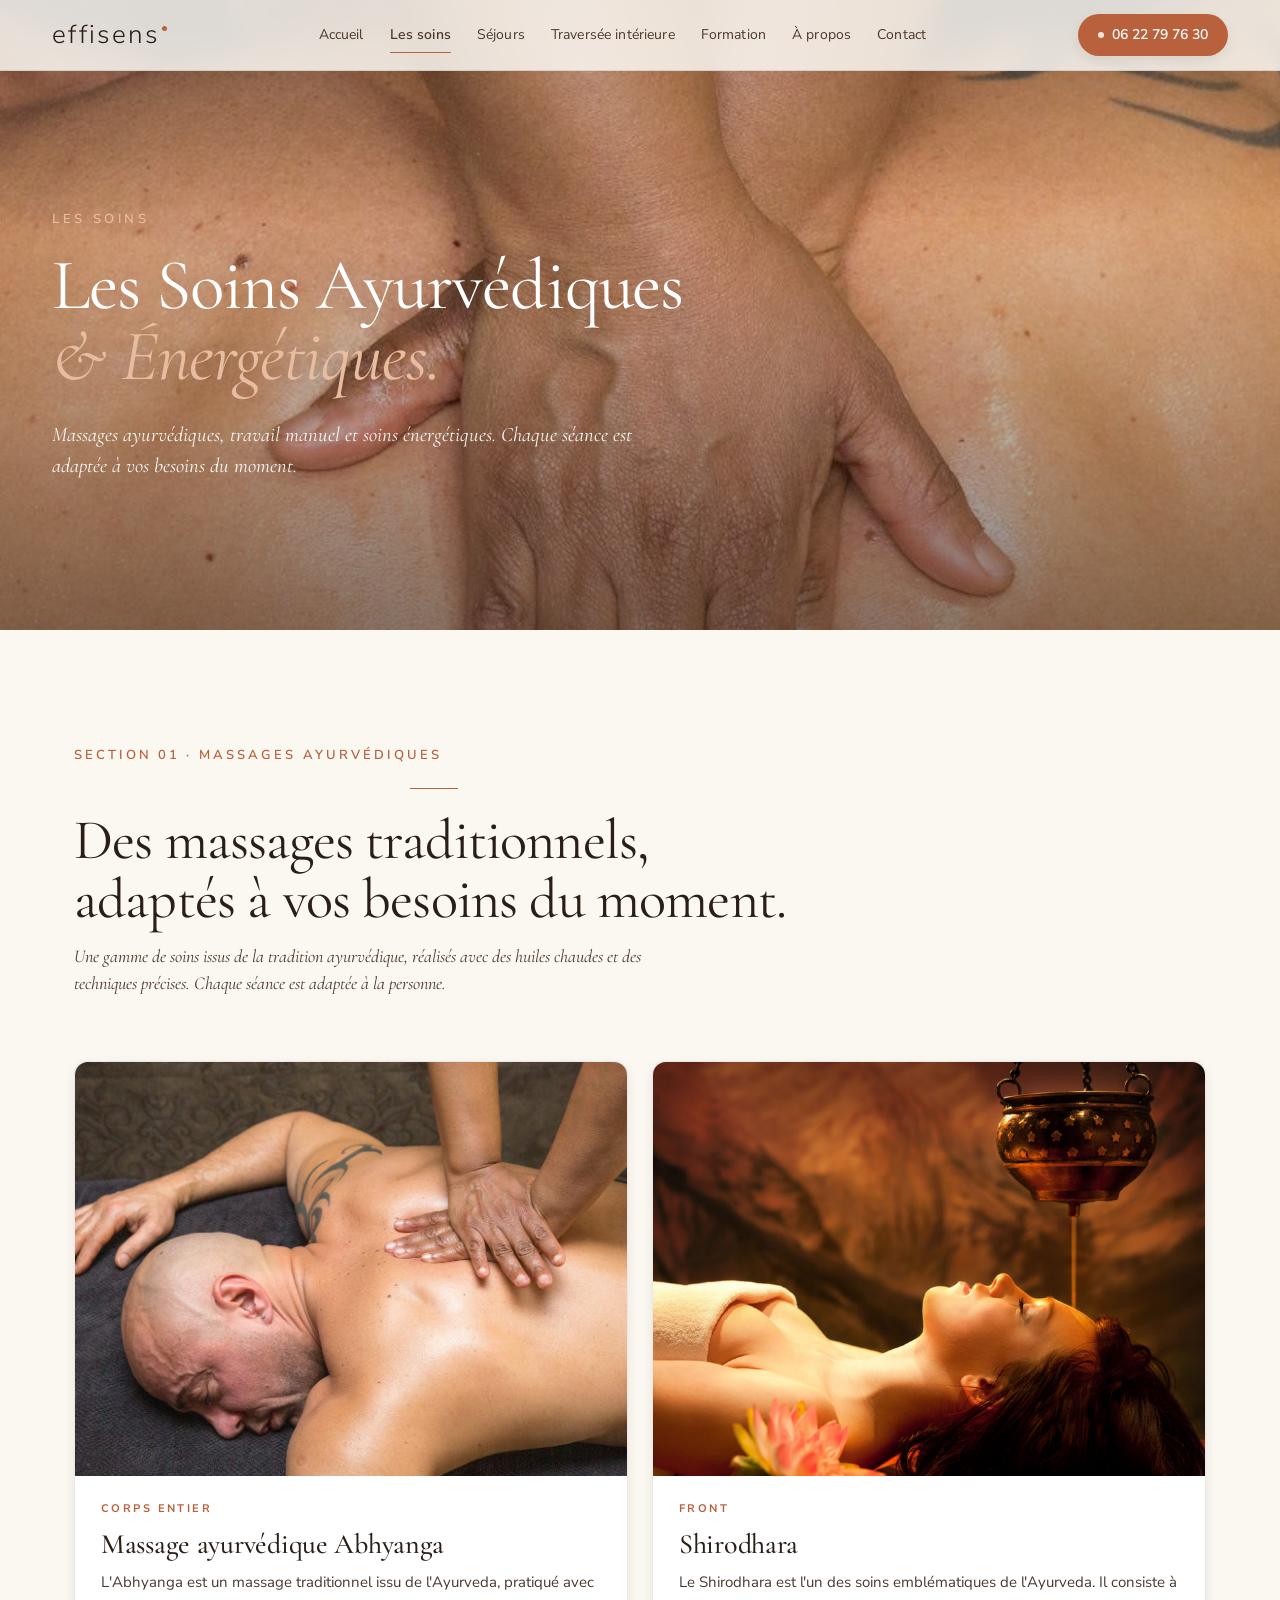
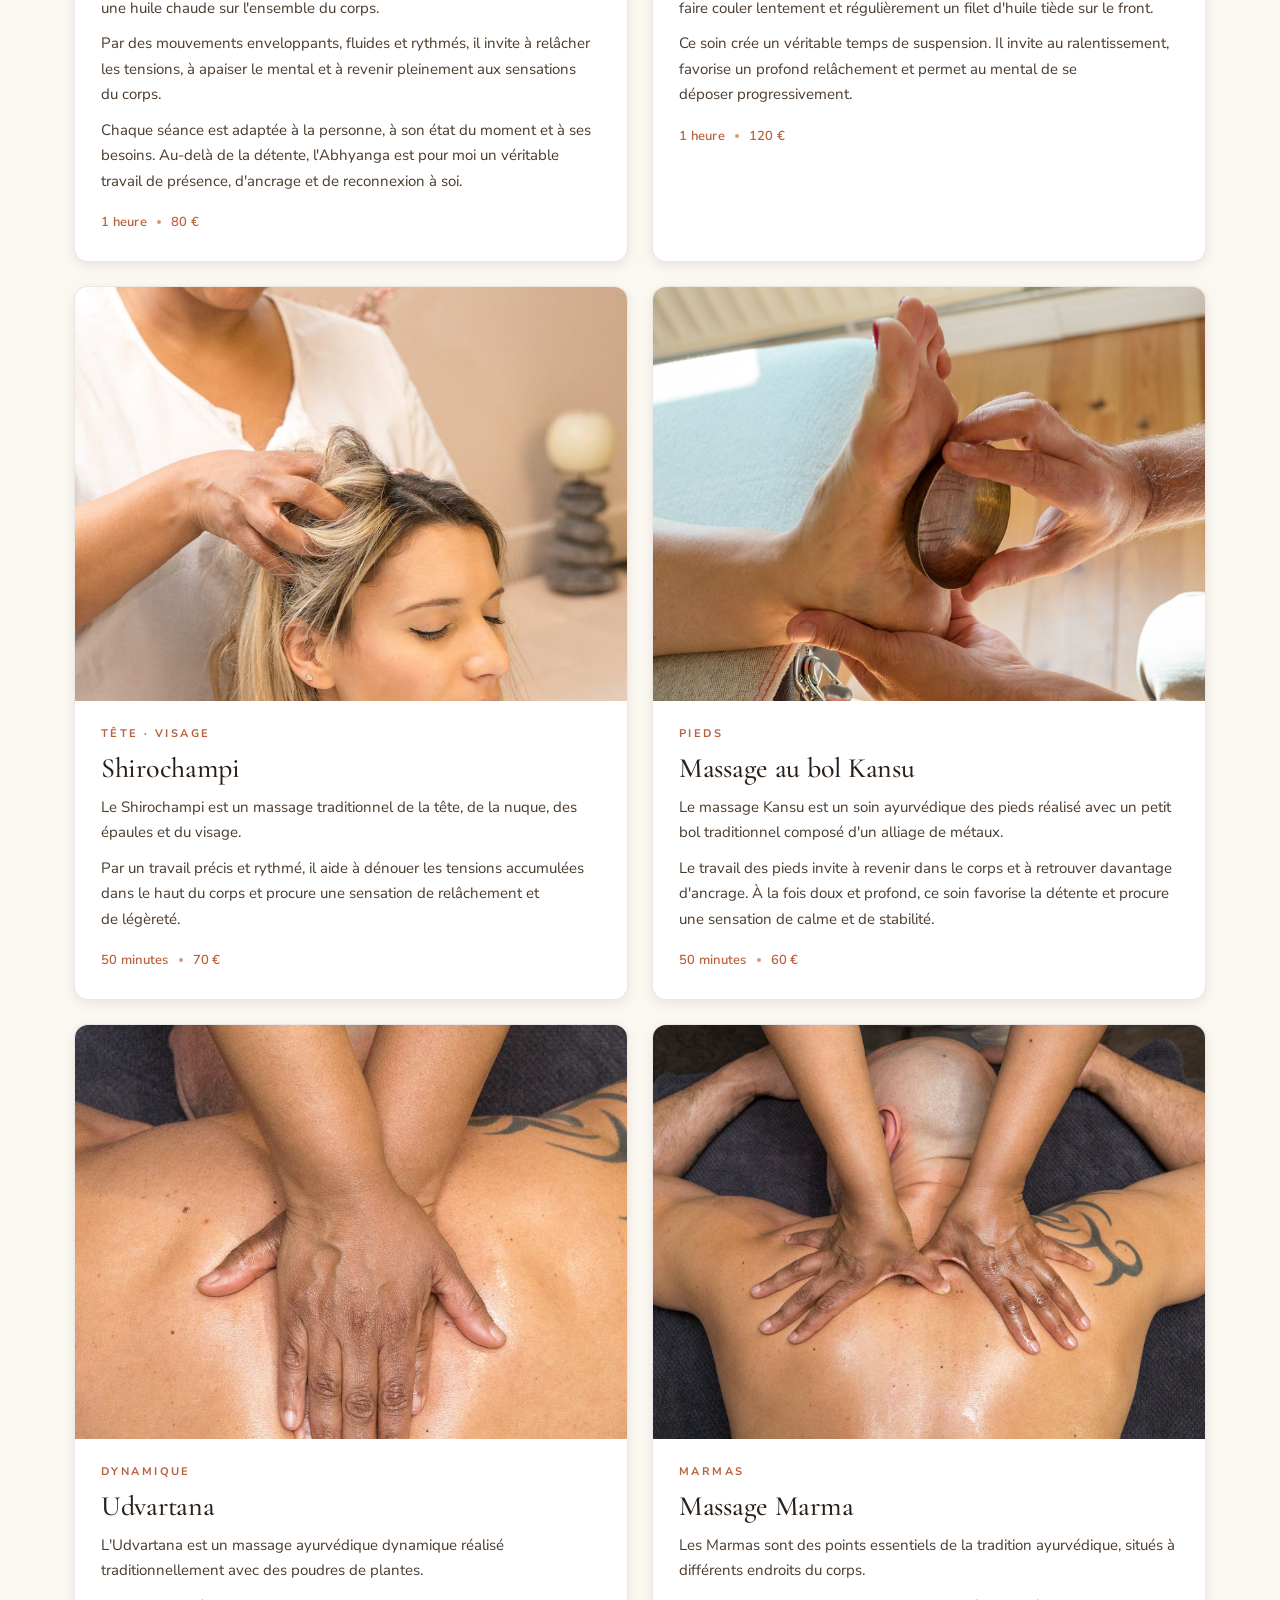
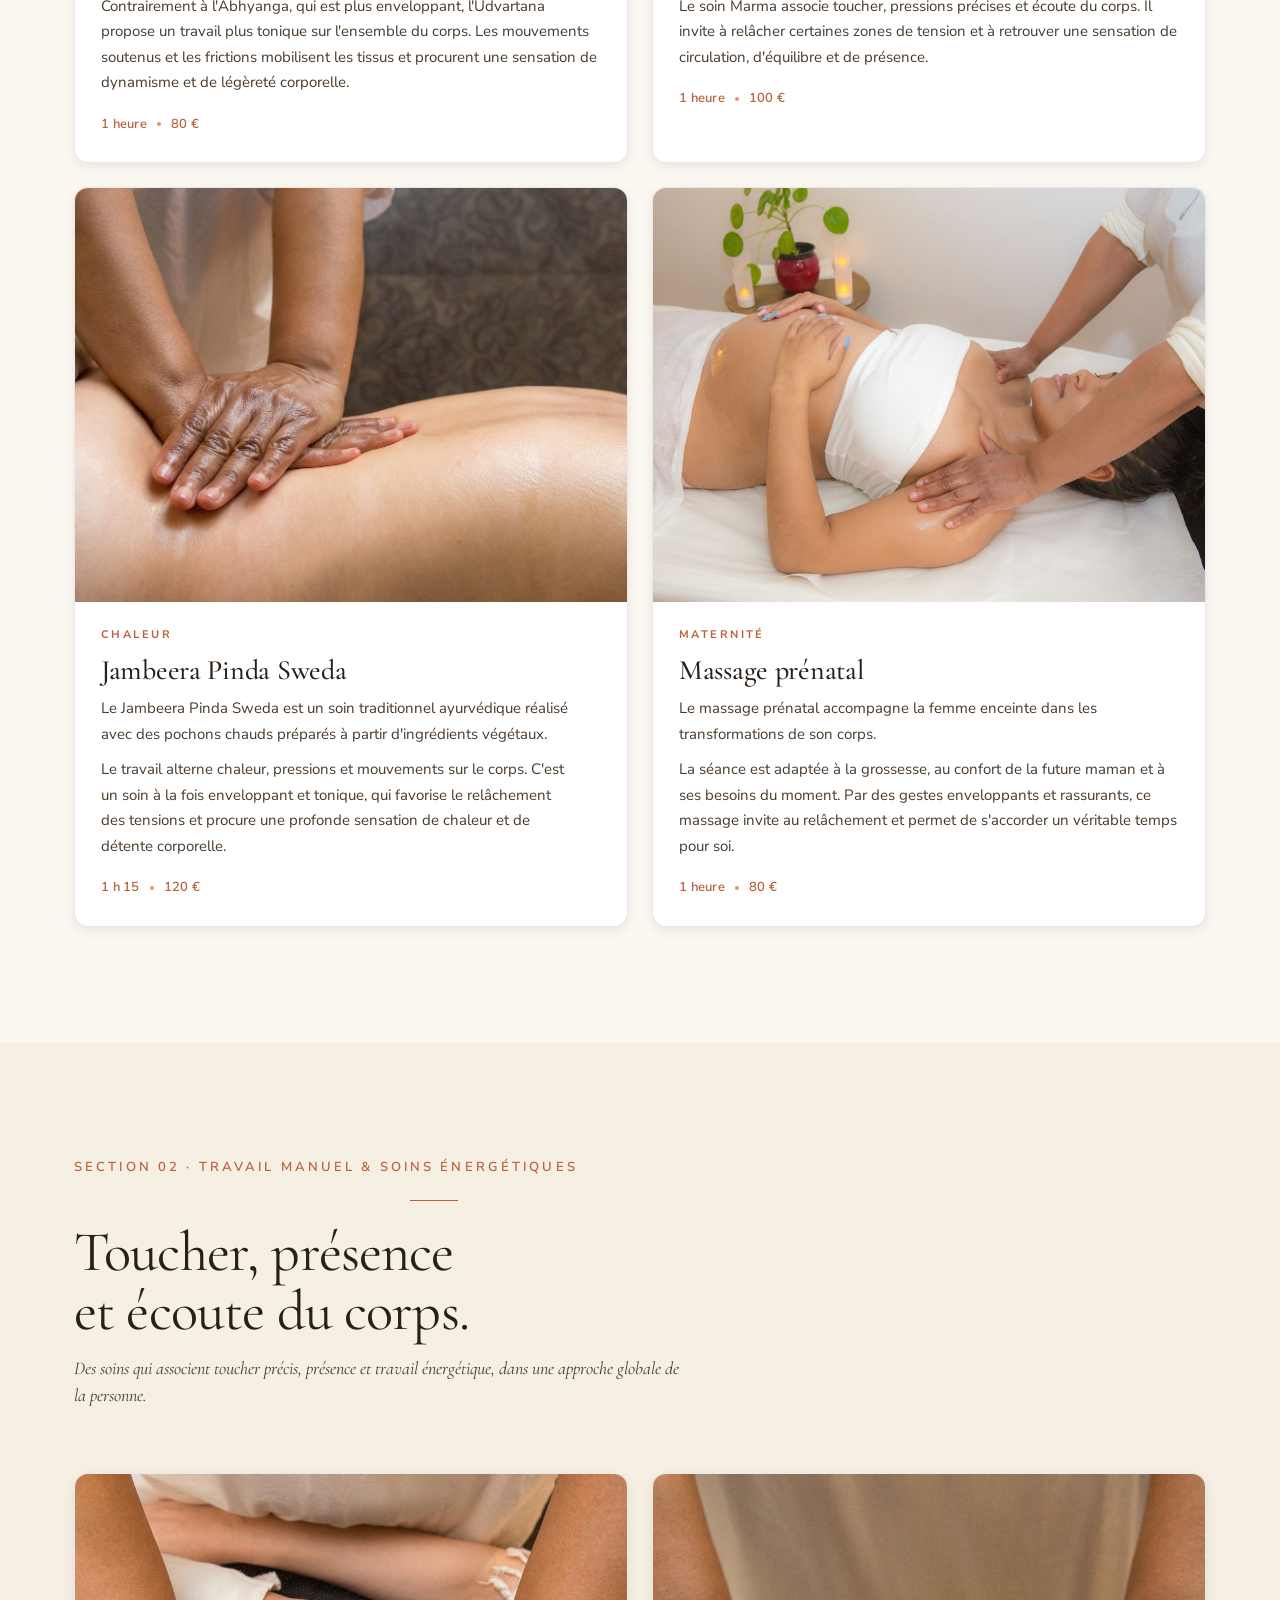
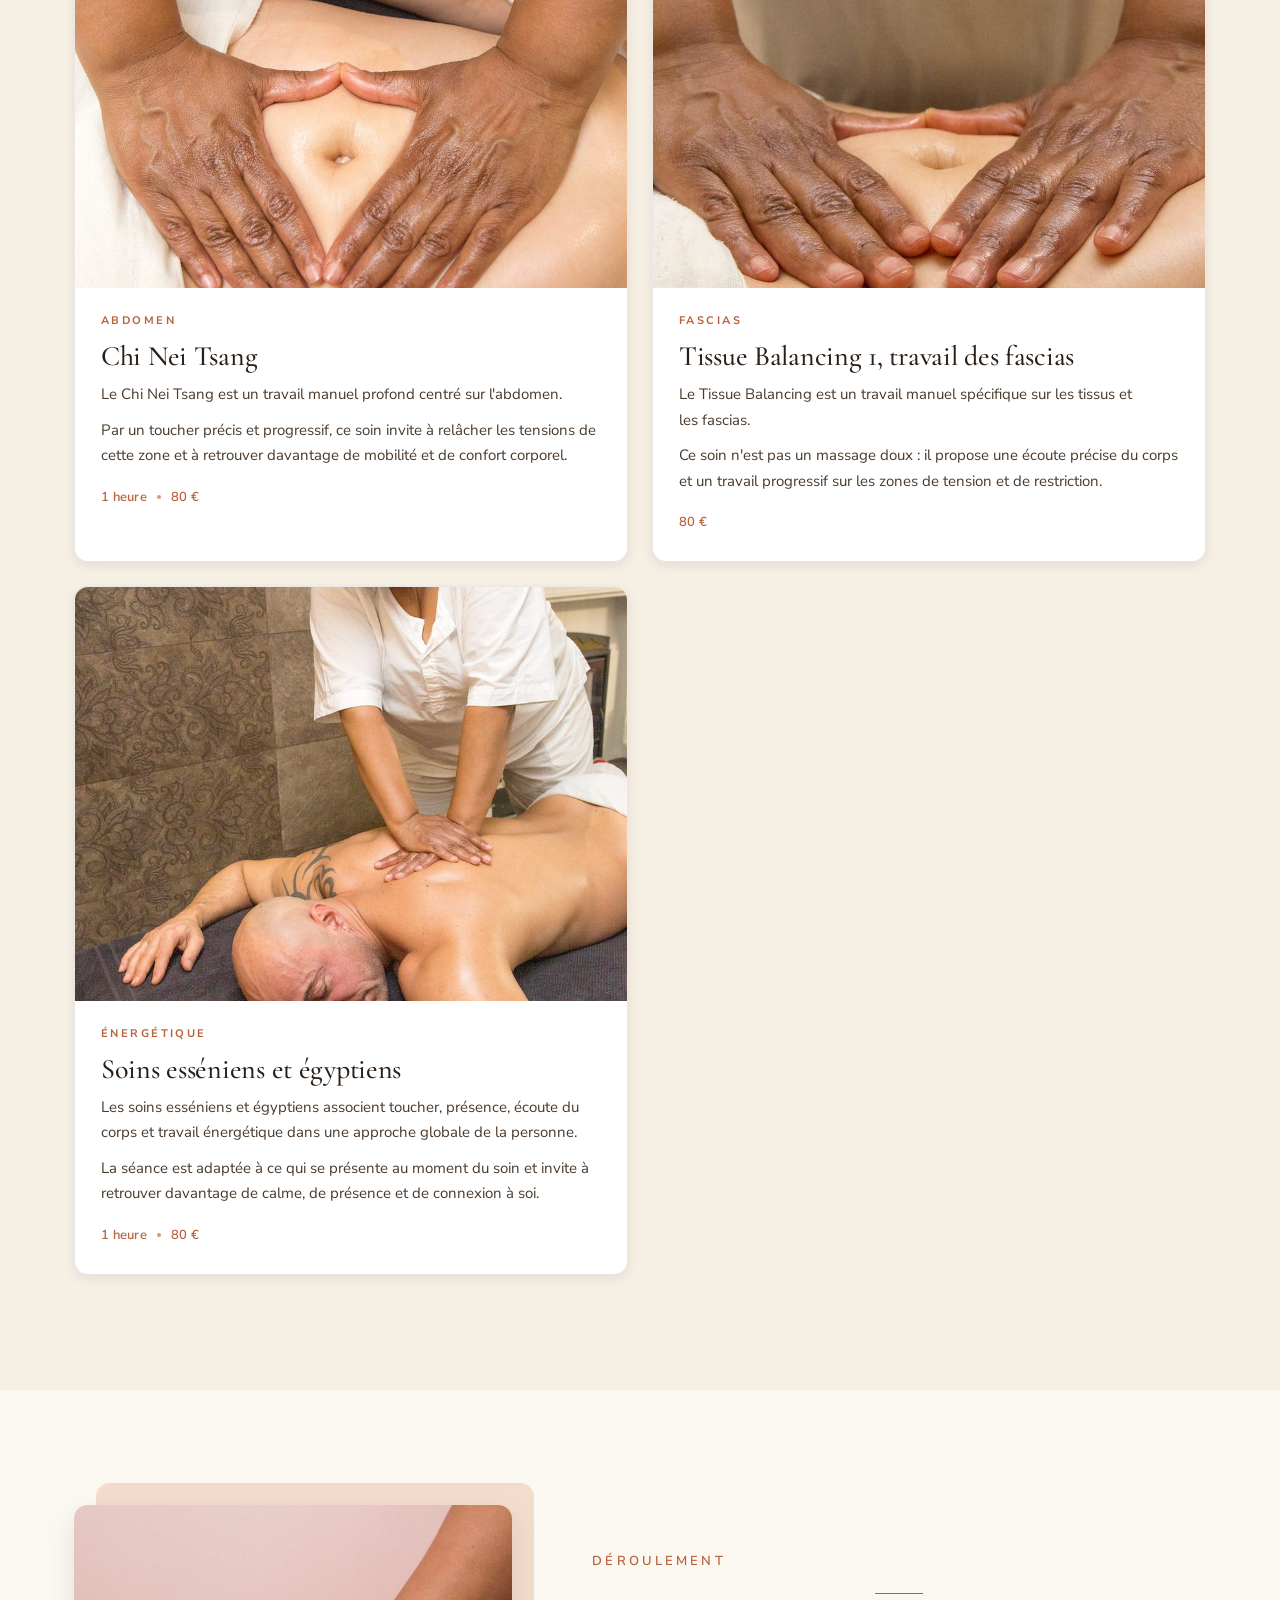
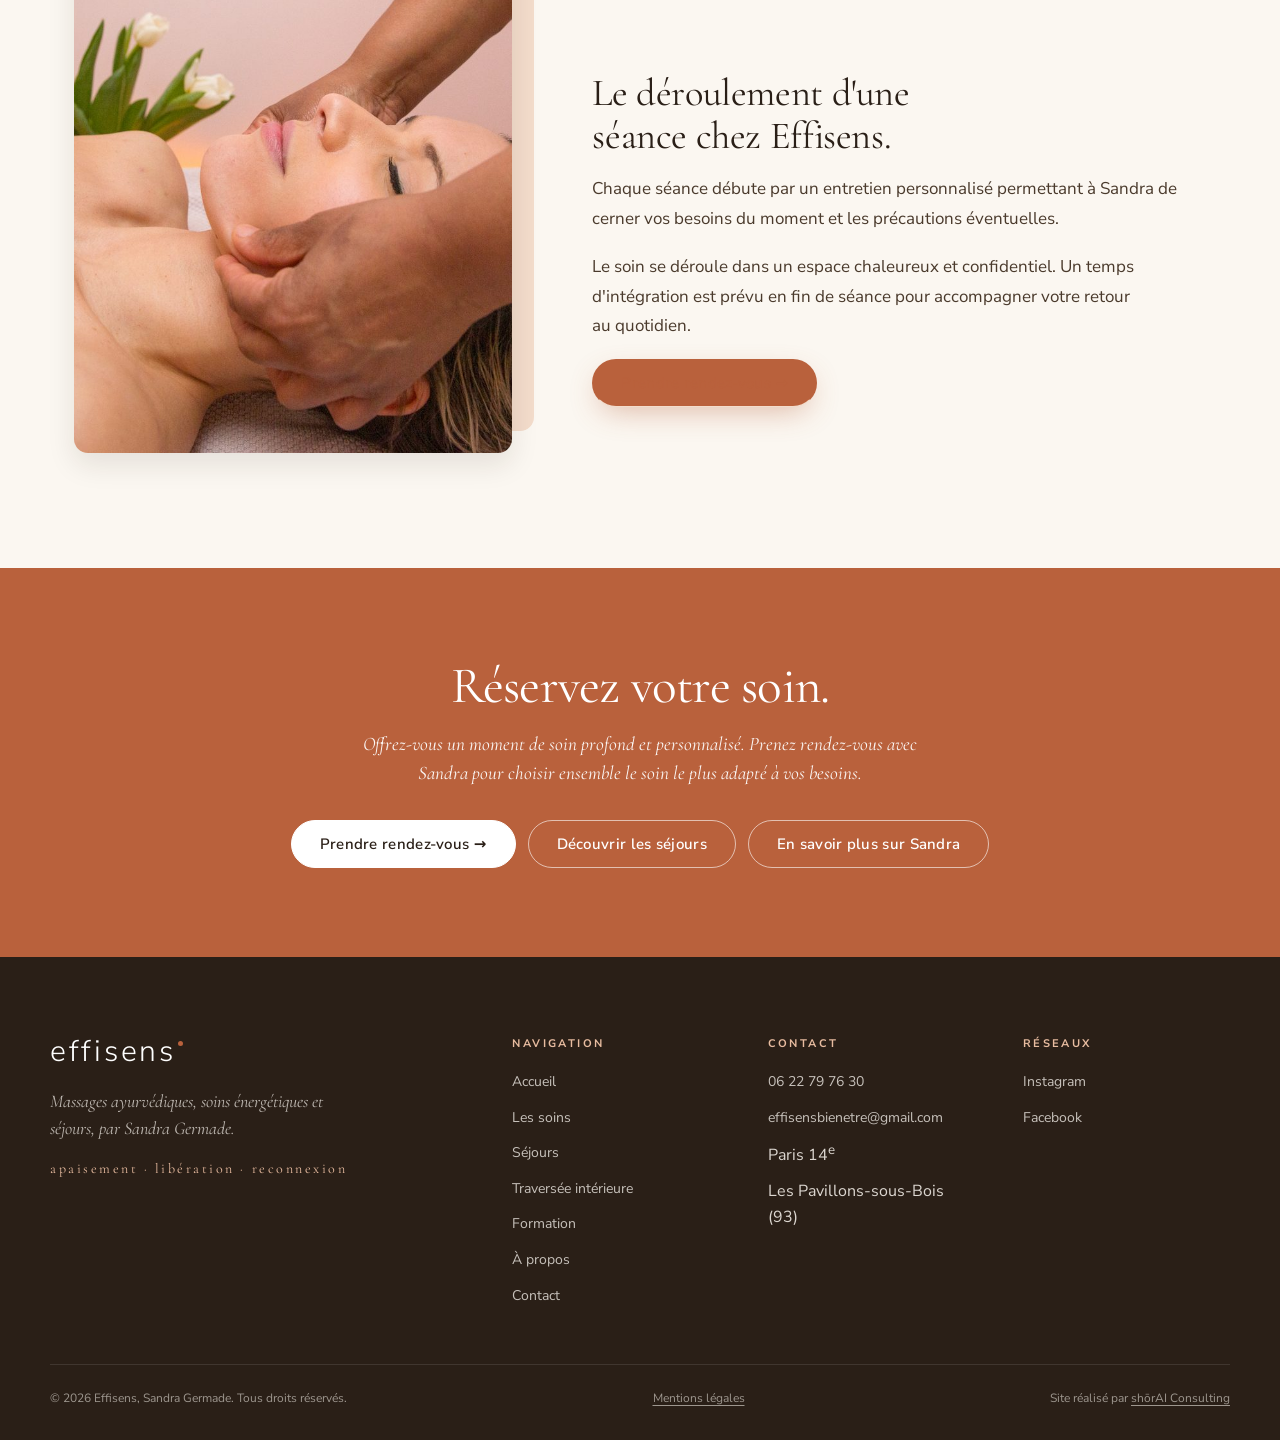
<file: les-soins.html>
<!doctype html>
<html lang="fr">
<head>
  <meta charset="utf-8">
  <title>Les Soins Ayurvédiques &amp; Énergétiques | Effisens, Paris et Île-de-France</title>
  <meta name="description" content="Massages ayurvédiques Abhyanga et Udvartana, Shirodhara, Marmas, Shirochampi, bol Kansu, Chi Nei Tsang, Tissue Balancing, soins esséniens. Paris 14e et Les Pavillons-sous-Bois.">
  <meta name="viewport" content="width=device-width, initial-scale=1">
  <link rel="canonical" href="https://www.effisens.fr/les-soins">
  <link rel="icon" type="image/png" href="assets/img/schirchampi-icon.png">
  <link rel="stylesheet" href="assets/css/site.css?v=2">

  <meta property="og:type" content="website">
  <meta property="og:locale" content="fr_FR">
  <meta property="og:site_name" content="Effisens">
  <meta property="og:title" content="Les Soins Ayurvédiques &amp; Énergétiques | Effisens">
  <meta property="og:description" content="Massages ayurvédiques, Shirodhara, Marmas, bol Kansu, soins énergétiques. Sandra Germade vous reçoit à Paris 14 et Les Pavillons-sous-Bois.">
  <meta property="og:url" content="https://www.effisens.fr/les-soins">
  <meta property="og:image" content="https://www.effisens.fr/assets/img/photos/abhyanga-1.jpg">

  <script type="application/ld+json">
  {
    "@context": "https://schema.org",
    "@type": "Service",
    "serviceType": "Massage ayurvédique et soins énergétiques",
    "provider": {
      "@type": "HealthAndBeautyBusiness",
      "name": "Effisens",
      "telephone": "+33-6-22-79-76-30",
      "email": "effisensbienetre@gmail.com",
      "url": "https://www.effisens.fr/"
    },
    "areaServed": ["Paris", "Les Pavillons-sous-Bois", "Île-de-France"],
    "hasOfferCatalog": {
      "@type": "OfferCatalog",
      "name": "Soins Effisens",
      "itemListElement": [
        { "@type": "Offer", "itemOffered": { "@type": "Service", "name": "Abhyanga, massage corps entier" } },
        { "@type": "Offer", "itemOffered": { "@type": "Service", "name": "Udvartana, massage tonique" } },
        { "@type": "Offer", "itemOffered": { "@type": "Service", "name": "Shirodhara" } },
        { "@type": "Offer", "itemOffered": { "@type": "Service", "name": "Shirochampi, massage de la tête" } },
        { "@type": "Offer", "itemOffered": { "@type": "Service", "name": "Massage au bol Kansu" } },
        { "@type": "Offer", "itemOffered": { "@type": "Service", "name": "Massage Marma" } },
        { "@type": "Offer", "itemOffered": { "@type": "Service", "name": "Jambeera Pinda Sweda" } },
        { "@type": "Offer", "itemOffered": { "@type": "Service", "name": "Massage prénatal" } },
        { "@type": "Offer", "itemOffered": { "@type": "Service", "name": "Chi Nei Tsang" } },
        { "@type": "Offer", "itemOffered": { "@type": "Service", "name": "Tissue Balancing, travail des fascias" } },
        { "@type": "Offer", "itemOffered": { "@type": "Service", "name": "Soins esséniens et égyptiens" } }
      ]
    }
  }
  </script>

  <script type="application/ld+json">
  {
    "@context": "https://schema.org",
    "@type": "FAQPage",
    "mainEntity": [
      {
        "@type": "Question",
        "name": "Qu'est-ce qu'un massage ayurvédique ?",
        "acceptedAnswer": { "@type": "Answer", "text": "Un massage traditionnel issu de l'Ayurveda, pratiqué avec une huile chaude, par des mouvements enveloppants et rythmés qui invitent à la détente et à la reconnexion au corps." }
      },
      {
        "@type": "Question",
        "name": "Pour qui est le massage ayurvédique ?",
        "acceptedAnswer": { "@type": "Answer", "text": "Pour toute personne souhaitant relâcher les tensions, s'accorder un temps de détente et retrouver davantage de présence." }
      }
    ]
  }
  </script>
</head>
<body>

  <header class="header solid">
    <div class="row">
      <a href="index.html" class="wordmark-link" aria-label="effisens, accueil">
        <span class="wordmark">effisens</span><span class="wordmark-dot"></span>
      </a>
      <nav class="nav" aria-label="Navigation principale">
        <a href="index.html">Accueil</a>
        <a href="les-soins.html" class="active">Les soins</a>
        <a href="les-cures.html">Séjours</a>
        <a href="bretagne-secrete.html">Traversée intérieure</a>
        <a href="formation.html">Formation</a>
        <a href="a-propos.html">À propos</a>
        <a href="contact.html">Contact</a>
      </nav>
      <a href="tel:+33622797630" class="cta-phone"><span class="dot"></span>06 22 79 76 30</a>
      <button class="nav-toggle" aria-label="Menu" aria-expanded="false">
        <svg width="24" height="24" viewBox="0 0 24 24" fill="none" stroke="currentColor" stroke-width="1.6" stroke-linecap="round"><path d="M4 7h16M4 12h16M4 17h16"/></svg>
      </button>
    </div>
  </header>

  <!-- Hero court -->
  <section class="hero hero--short">
    <img class="hero__bg" src="assets/img/photos/abhyanga-2.jpg" alt="">
    <div class="hero__overlay"></div>
    <div class="hero__inner">
      <div class="hero__body">
        <p class="hero__eyebrow reveal">les soins</p>
        <h1 class="hero__title reveal" style="font-size:clamp(40px,5.6vw,84px)">Les Soins Ayurvédiques<br><em>&amp; Énergétiques.</em></h1>
        <p class="hero__lede reveal">
          Massages ayurvédiques, travail manuel et soins énergétiques. Chaque séance est adaptée à vos besoins du moment.
        </p>
      </div>
    </div>
  </section>

  <!-- MASSAGES AYURVÉDIQUES -->
  <section id="massages" class="section section--paper">
    <div class="container">
      <div class="opener reveal">
        <div class="eyebrow">section 01 · massages ayurvédiques</div>
        <hr class="rule">
        <h2>Des massages traditionnels, adaptés à vos besoins du moment.</h2>
        <p class="lede">
          Une gamme de soins issus de la tradition ayurvédique, réalisés avec des huiles chaudes et des techniques précises.
          Chaque séance est adaptée à la personne.
        </p>
      </div>

      <div class="spacer-md"></div>

      <div class="cards-grid cards-grid--2">
        <article class="card reveal">
          <div class="card__media"><img src="assets/img/photos/abhyanga-1.jpg" alt="Massage ayurvédique Abhyanga"></div>
          <div class="card__body">
            <div class="card__eyebrow">corps entier</div>
            <h3 class="card__title">Massage ayurvédique Abhyanga</h3>
            <p>
              L'Abhyanga est un massage traditionnel issu de l'Ayurveda, pratiqué avec une huile chaude sur l'ensemble du corps.
            </p>
            <p>
              Par des mouvements enveloppants, fluides et rythmés, il invite à relâcher les tensions, à apaiser le mental et à revenir pleinement aux sensations du corps.
            </p>
            <p>
              Chaque séance est adaptée à la personne, à son état du moment et à ses besoins. Au-delà de la détente, l'Abhyanga est pour moi un véritable travail de présence, d'ancrage et de reconnexion à soi.
            </p>
            <div class="card__meta">
              <span>1 heure</span><span class="pip"></span><span>80 €</span>
            </div>
          </div>
        </article>
        <article class="card reveal">
          <div class="card__media"><img src="assets/img/shirodhara.jpg" alt="Soin Shirodhara"></div>
          <div class="card__body">
            <div class="card__eyebrow">front</div>
            <h3 class="card__title">Shirodhara</h3>
            <p>
              Le Shirodhara est l'un des soins emblématiques de l'Ayurveda. Il consiste à faire couler lentement et régulièrement un filet d'huile tiède sur le front.
            </p>
            <p>
              Ce soin crée un véritable temps de suspension. Il invite au ralentissement, favorise un profond relâchement et permet au mental de se déposer progressivement.
            </p>
            <div class="card__meta">
              <span>1 heure</span><span class="pip"></span><span>120 €</span>
            </div>
          </div>
        </article>
        <article class="card reveal">
          <div class="card__media"><img src="assets/img/photos/schirchampi-1.jpg" alt="Massage Shirochampi"></div>
          <div class="card__body">
            <div class="card__eyebrow">tête · visage</div>
            <h3 class="card__title">Shirochampi</h3>
            <p>
              Le Shirochampi est un massage traditionnel de la tête, de la nuque, des épaules et du visage.
            </p>
            <p>
              Par un travail précis et rythmé, il aide à dénouer les tensions accumulées dans le haut du corps et procure une sensation de relâchement et de légèreté.
            </p>
            <div class="card__meta">
              <span>50 minutes</span><span class="pip"></span><span>70 €</span>
            </div>
          </div>
        </article>
        <article class="card reveal">
          <div class="card__media"><img src="assets/img/kansu.jpg" alt="Massage au bol Kansu"></div>
          <div class="card__body">
            <div class="card__eyebrow">pieds</div>
            <h3 class="card__title">Massage au bol Kansu</h3>
            <p>
              Le massage Kansu est un soin ayurvédique des pieds réalisé avec un petit bol traditionnel composé d'un alliage de métaux.
            </p>
            <p>
              Le travail des pieds invite à revenir dans le corps et à retrouver davantage d'ancrage. À la fois doux et profond, ce soin favorise la détente et procure une sensation de calme et de stabilité.
            </p>
            <div class="card__meta">
              <span>50 minutes</span><span class="pip"></span><span>60 €</span>
            </div>
          </div>
        </article>
        <article class="card reveal">
          <div class="card__media"><img src="assets/img/photos/abhyanga-2.jpg" alt="Massage ayurvédique Udvartana"></div>
          <div class="card__body">
            <div class="card__eyebrow">dynamique</div>
            <h3 class="card__title">Udvartana</h3>
            <p>
              L'Udvartana est un massage ayurvédique dynamique réalisé traditionnellement avec des poudres de plantes.
            </p>
            <p>
              Contrairement à l'Abhyanga, qui est plus enveloppant, l'Udvartana propose un travail plus tonique sur l'ensemble du corps. Les mouvements soutenus et les frictions mobilisent les tissus et procurent une sensation de dynamisme et de légèreté corporelle.
            </p>
            <div class="card__meta">
              <span>1 heure</span><span class="pip"></span><span>80 €</span>
            </div>
          </div>
        </article>
        <article class="card reveal">
          <div class="card__media"><img src="assets/img/marma.jpg" alt="Massage Marma"></div>
          <div class="card__body">
            <div class="card__eyebrow">marmas</div>
            <h3 class="card__title">Massage Marma</h3>
            <p>
              Les Marmas sont des points essentiels de la tradition ayurvédique, situés à différents endroits du corps.
            </p>
            <p>
              Le soin Marma associe toucher, pressions précises et écoute du corps. Il invite à relâcher certaines zones de tension et à retrouver une sensation de circulation, d'équilibre et de présence.
            </p>
            <div class="card__meta">
              <span>1 heure</span><span class="pip"></span><span>100 €</span>
            </div>
          </div>
        </article>
        <article class="card reveal">
          <div class="card__media"><img src="assets/img/photos/abhyanga-3.jpg" alt="Jambeera Pinda Sweda"></div>
          <div class="card__body">
            <div class="card__eyebrow">chaleur</div>
            <h3 class="card__title">Jambeera Pinda Sweda</h3>
            <p>
              Le Jambeera Pinda Sweda est un soin traditionnel ayurvédique réalisé avec des pochons chauds préparés à partir d'ingrédients végétaux.
            </p>
            <p>
              Le travail alterne chaleur, pressions et mouvements sur le corps. C'est un soin à la fois enveloppant et tonique, qui favorise le relâchement des tensions et procure une profonde sensation de chaleur et de détente corporelle.
            </p>
            <div class="card__meta">
              <span>1 h 15</span><span class="pip"></span><span>120 €</span>
            </div>
          </div>
        </article>
        <article class="card reveal">
          <div class="card__media"><img src="assets/img/maternite.jpg" alt="Massage pour femme enceinte"></div>
          <div class="card__body">
            <div class="card__eyebrow">maternité</div>
            <h3 class="card__title">Massage prénatal</h3>
            <p>
              Le massage prénatal accompagne la femme enceinte dans les transformations de son corps.
            </p>
            <p>
              La séance est adaptée à la grossesse, au confort de la future maman et à ses besoins du moment. Par des gestes enveloppants et rassurants, ce massage invite au relâchement et permet de s'accorder un véritable temps pour soi.
            </p>
            <div class="card__meta">
              <span>1 heure</span><span class="pip"></span><span>80 €</span>
            </div>
          </div>
        </article>
      </div>
    </div>
  </section>

  <!-- SOINS ÉNERGÉTIQUES -->
  <section id="energetiques" class="section section--paper-2">
    <div class="container">
      <div class="opener reveal">
        <div class="eyebrow">section 02 · travail manuel &amp; soins énergétiques</div>
        <hr class="rule">
        <h2>Toucher, présence et écoute du corps.</h2>
        <p class="lede">
          Des soins qui associent toucher précis, présence et travail énergétique, dans une approche globale de la personne.
        </p>
      </div>

      <div class="spacer-md"></div>

      <div class="cards-grid cards-grid--2">
        <article class="card reveal">
          <div class="card__media"><img src="assets/img/photos/ventre-1.jpg" alt="Chi Nei Tsang, travail sur l'abdomen"></div>
          <div class="card__body">
            <div class="card__eyebrow">abdomen</div>
            <h3 class="card__title">Chi Nei Tsang</h3>
            <p>
              Le Chi Nei Tsang est un travail manuel profond centré sur l'abdomen.
            </p>
            <p>
              Par un toucher précis et progressif, ce soin invite à relâcher les tensions de cette zone et à retrouver davantage de mobilité et de confort corporel.
            </p>
            <div class="card__meta">
              <span>1 heure</span><span class="pip"></span><span>80 €</span>
            </div>
          </div>
        </article>
        <article class="card reveal">
          <div class="card__media"><img src="assets/img/photos/ventre-2.jpg" alt="Tissue Balancing, travail des fascias"></div>
          <div class="card__body">
            <div class="card__eyebrow">fascias</div>
            <h3 class="card__title">Tissue Balancing 1, travail des fascias</h3>
            <p>
              Le Tissue Balancing est un travail manuel spécifique sur les tissus et les fascias.
            </p>
            <p>
              Ce soin n'est pas un massage doux : il propose une écoute précise du corps et un travail progressif sur les zones de tension et de restriction.
            </p>
            <div class="card__meta">
              <span>80 €</span>
            </div>
          </div>
        </article>
        <article class="card reveal">
          <div class="card__media"><img src="assets/img/photos/shiatsu.jpg" alt="Soins esséniens et égyptiens"></div>
          <div class="card__body">
            <div class="card__eyebrow">énergétique</div>
            <h3 class="card__title">Soins esséniens et égyptiens</h3>
            <p>
              Les soins esséniens et égyptiens associent toucher, présence, écoute du corps et travail énergétique dans une approche globale de la personne.
            </p>
            <p>
              La séance est adaptée à ce qui se présente au moment du soin et invite à retrouver davantage de calme, de présence et de connexion à soi.
            </p>
            <div class="card__meta">
              <span>1 heure</span><span class="pip"></span><span>80 €</span>
            </div>
          </div>
        </article>
      </div>
    </div>
  </section>

  <!-- DÉROULEMENT D'UNE SÉANCE -->
  <section class="section section--paper">
    <div class="container">
      <div class="split">
        <div class="split-media reveal">
          <div class="accent-bg" aria-hidden="true"></div>
          <img src="assets/img/photos/sandra-studio-2.jpg" alt="Espace de soin Effisens">
        </div>
        <div class="prose reveal">
          <div class="opener" style="max-width:none">
            <div class="eyebrow">déroulement</div>
            <hr class="rule">
            <h2>Le déroulement d'une séance chez Effisens.</h2>
          </div>
          <p>
            Chaque séance débute par un entretien personnalisé permettant à Sandra de cerner
            vos besoins du moment et les précautions éventuelles.
          </p>
          <p>
            Le soin se déroule dans un espace chaleureux et confidentiel. Un temps d'intégration est prévu en fin de séance
            pour accompagner votre retour au quotidien.
          </p>
          <a class="btn btn-primary" href="contact.html">Prendre rendez-vous  →</a>
        </div>
      </div>
    </div>
  </section>

  <!-- CTA -->
  <section class="cta-strip">
    <h2>Réservez votre soin.</h2>
    <p>Offrez-vous un moment de soin profond et personnalisé. Prenez rendez-vous avec Sandra pour choisir ensemble le soin le plus adapté à vos besoins.</p>
    <div class="btns">
      <a class="btn btn-secondary" href="contact.html" style="background:#fff;color:var(--ink-900);border-color:#fff">Prendre rendez-vous  →</a>
      <a class="btn btn-ghost-light" href="les-cures.html">Découvrir les séjours</a>
      <a class="btn btn-ghost-light" href="a-propos.html">En savoir plus sur Sandra</a>
    </div>
  </section>

  <!-- FOOTER -->
  <footer class="footer">
    <div class="footer-inner">
      <div class="brand">
        <a href="index.html" class="wordmark-link" aria-label="effisens, accueil">
          <span class="wordmark" style="color:#fff">effisens</span><span class="wordmark-dot"></span>
        </a>
        <p class="tagline">Massages ayurvédiques, soins énergétiques et séjours, par Sandra Germade.</p>
        <p class="mantra">apaisement · libération · reconnexion</p>
      </div>
      <div>
        <h4>Navigation</h4>
        <ul>
          <li><a href="index.html">Accueil</a></li>
          <li><a href="les-soins.html">Les soins</a></li>
          <li><a href="les-cures.html">Séjours</a></li>
          <li><a href="bretagne-secrete.html">Traversée intérieure</a></li>
          <li><a href="formation.html">Formation</a></li>
          <li><a href="a-propos.html">À propos</a></li>
          <li><a href="contact.html">Contact</a></li>
        </ul>
      </div>
      <div>
        <h4>Contact</h4>
        <ul>
          <li><a href="tel:+33622797630">06 22 79 76 30</a></li>
          <li><a href="mailto:effisensbienetre@gmail.com">effisensbienetre@gmail.com</a></li>
          <li>Paris 14<sup>e</sup></li>
          <li>Les Pavillons-sous-Bois (93)</li>
        </ul>
      </div>
      <div>
        <h4>Réseaux</h4>
        <ul>
          <li><a href="https://www.instagram.com/effisensbienetre" target="_blank" rel="noopener">Instagram</a></li>
          <li><a href="https://www.facebook.com/effisens" target="_blank" rel="noopener">Facebook</a></li>
        </ul>
      </div>
    </div>
    <div class="footer-bottom">
      <div>© <span id="year"></span> Effisens, Sandra Germade. Tous droits réservés.</div>
      <div><a href="mentions-legales.html">Mentions légales</a></div>
      <div>Site réalisé par <a href="https://shorai-group.com/fr/" target="_blank" rel="noopener">shōrAI Consulting</a></div>
    </div>
  </footer>

  <script>document.getElementById('year').textContent = new Date().getFullYear();</script>
  <script src="assets/js/site.js?v=2" defer></script>
</body>
</html>
</file>
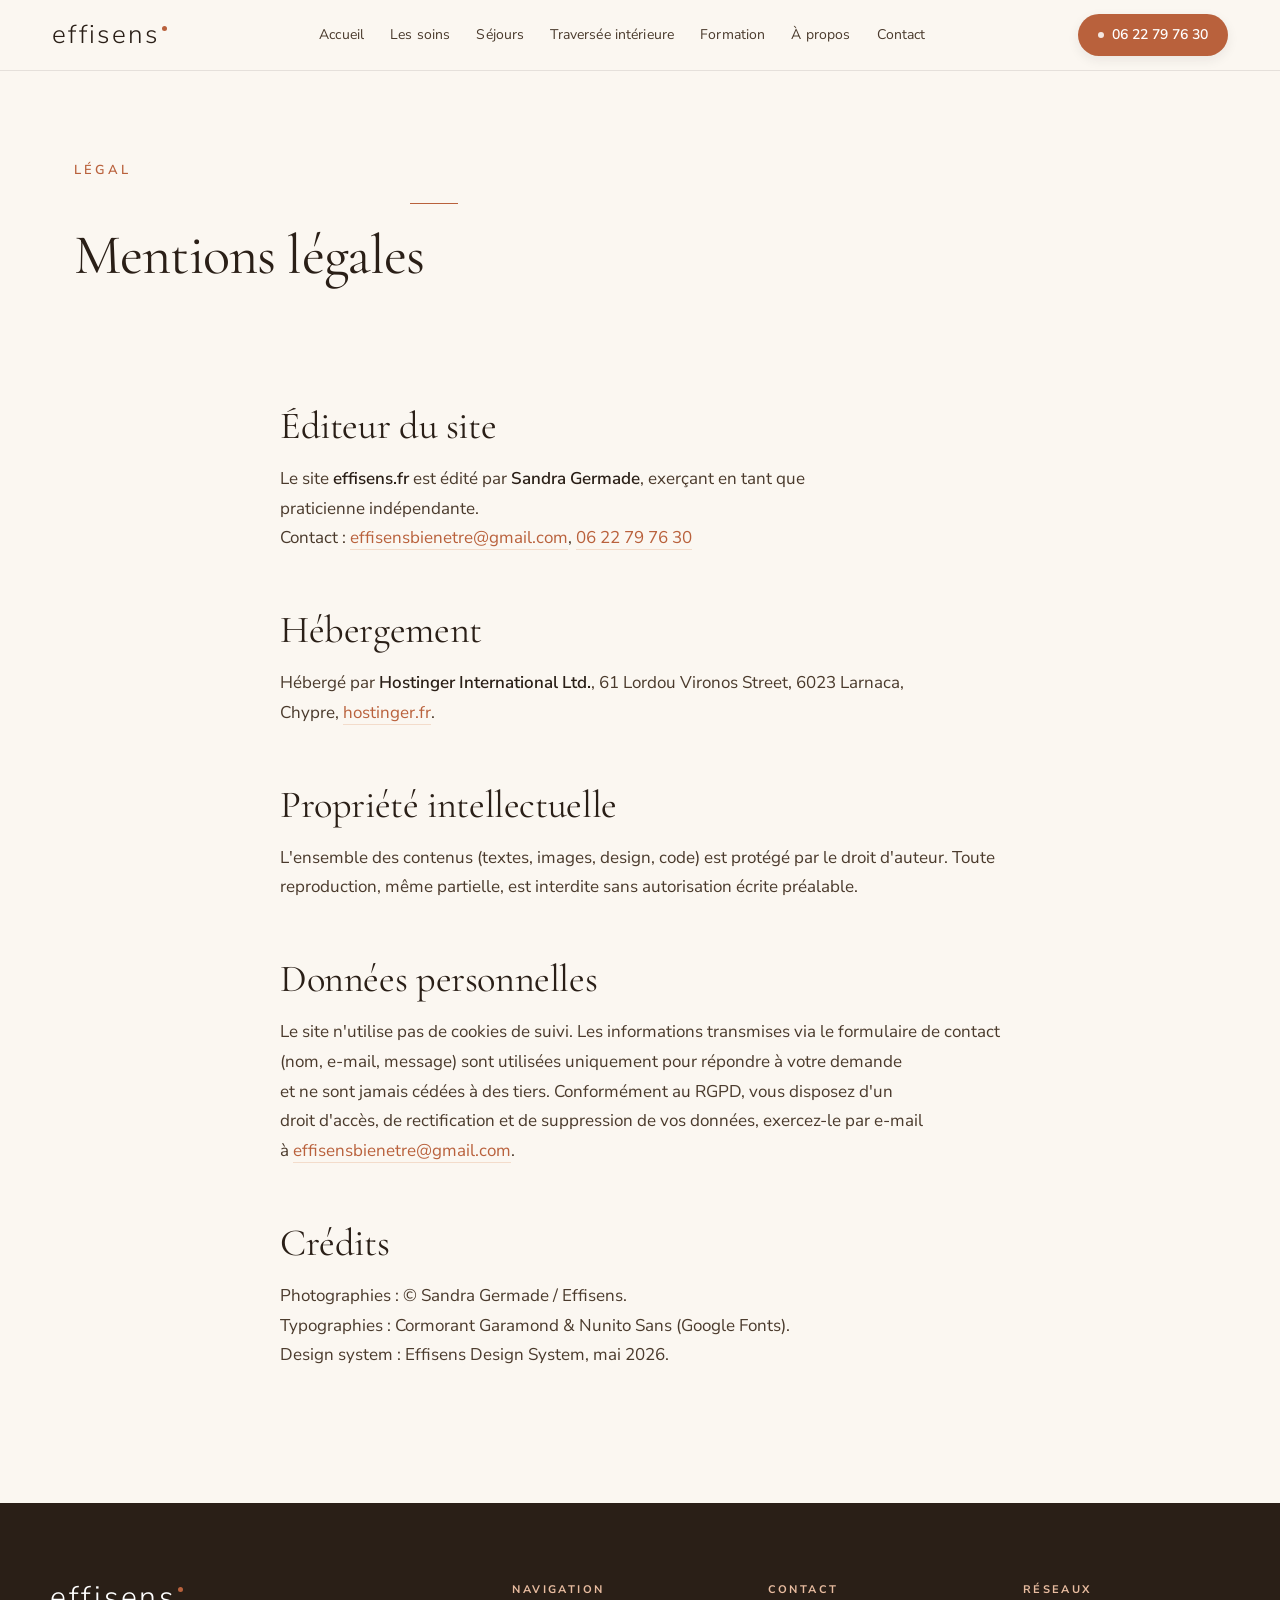
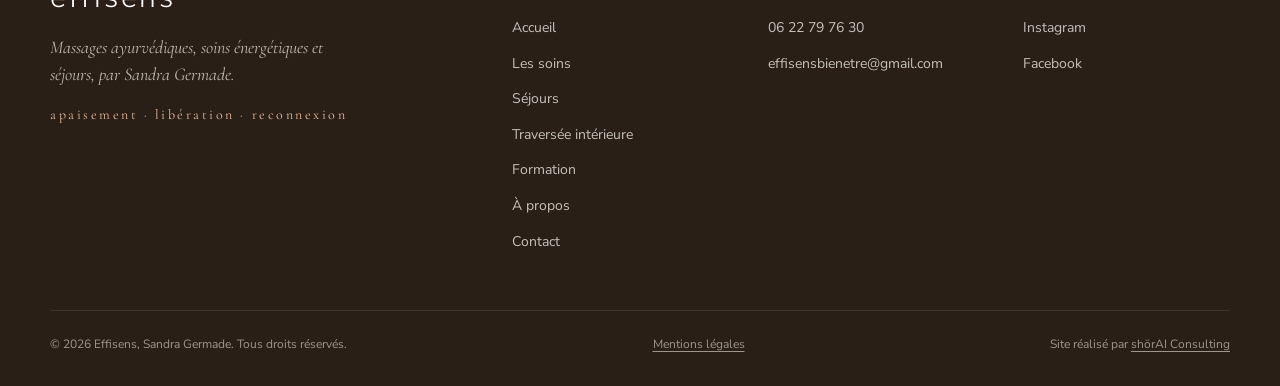
<file: mentions-legales.html>
<!doctype html>
<html lang="fr">
<head>
  <meta charset="utf-8">
  <title>Mentions légales | Effisens</title>
  <meta name="description" content="Mentions légales du site Effisens, Sandra Germade.">
  <meta name="viewport" content="width=device-width, initial-scale=1">
  <meta name="robots" content="noindex,follow">
  <link rel="canonical" href="https://www.effisens.fr/mentions-legales">
  <link rel="icon" type="image/png" href="assets/img/schirchampi-icon.png">
  <link rel="stylesheet" href="assets/css/site.css?v=2">
</head>
<body>

  <header class="header solid">
    <div class="row">
      <a href="index.html" class="wordmark-link" aria-label="effisens, accueil">
        <span class="wordmark">effisens</span><span class="wordmark-dot"></span>
      </a>
      <nav class="nav" aria-label="Navigation principale">
        <a href="index.html">Accueil</a>
        <a href="les-soins.html">Les soins</a>
        <a href="les-cures.html">Séjours</a>
        <a href="bretagne-secrete.html">Traversée intérieure</a>
        <a href="formation.html">Formation</a>
        <a href="a-propos.html">À propos</a>
        <a href="contact.html">Contact</a>
      </nav>
      <a href="tel:+33622797630" class="cta-phone"><span class="dot"></span>06 22 79 76 30</a>
      <button class="nav-toggle" aria-label="Menu" aria-expanded="false">
        <svg width="24" height="24" viewBox="0 0 24 24" fill="none" stroke="currentColor" stroke-width="1.6" stroke-linecap="round"><path d="M4 7h16M4 12h16M4 17h16"/></svg>
      </button>
    </div>
  </header>

  <section class="section section--paper" style="padding-top:160px">
    <div class="container">
      <div class="opener">
        <div class="eyebrow">légal</div>
        <hr class="rule">
        <h1>Mentions légales</h1>
      </div>

      <div class="spacer-md"></div>

      <div class="container-narrow prose" style="padding:0">
        <h2>Éditeur du site</h2>
        <p>
          Le site <strong>effisens.fr</strong> est édité par <strong>Sandra Germade</strong>, exerçant en tant que praticienne indépendante.<br>
          Contact : <a href="mailto:effisensbienetre@gmail.com">effisensbienetre@gmail.com</a>, <a href="tel:+33622797630">06 22 79 76 30</a>
        </p>

        <h2>Hébergement</h2>
        <p>
          Hébergé par <strong>Hostinger International Ltd.</strong>, 61 Lordou Vironos Street, 6023 Larnaca, Chypre, <a href="https://www.hostinger.fr" target="_blank" rel="noopener">hostinger.fr</a>.
        </p>

        <h2>Propriété intellectuelle</h2>
        <p>
          L'ensemble des contenus (textes, images, design, code) est protégé par le droit d'auteur. Toute reproduction, même partielle, est interdite sans autorisation écrite préalable.
        </p>

        <h2>Données personnelles</h2>
        <p>
          Le site n'utilise pas de cookies de suivi. Les informations transmises via le formulaire de contact (nom, e-mail, message) sont utilisées uniquement pour répondre à votre demande
          et ne sont jamais cédées à des tiers. Conformément au RGPD, vous disposez d'un droit d'accès, de rectification et de suppression de vos données, exercez-le par e-mail à
          <a href="mailto:effisensbienetre@gmail.com">effisensbienetre@gmail.com</a>.
        </p>

        <h2>Crédits</h2>
        <p>
          Photographies&nbsp;: © Sandra Germade / Effisens.<br>
          Typographies&nbsp;: Cormorant Garamond &amp; Nunito Sans (Google Fonts).<br>
          Design system&nbsp;: Effisens Design System, mai 2026.
        </p>
      </div>
    </div>
  </section>

  <footer class="footer">
    <div class="footer-inner">
      <div class="brand">
        <a href="index.html" class="wordmark-link" aria-label="effisens, accueil">
          <span class="wordmark" style="color:#fff">effisens</span><span class="wordmark-dot"></span>
        </a>
        <p class="tagline">Massages ayurvédiques, soins énergétiques et séjours, par Sandra Germade.</p>
        <p class="mantra">apaisement · libération · reconnexion</p>
      </div>
      <div>
        <h4>Navigation</h4>
        <ul>
          <li><a href="index.html">Accueil</a></li>
          <li><a href="les-soins.html">Les soins</a></li>
          <li><a href="les-cures.html">Séjours</a></li>
          <li><a href="bretagne-secrete.html">Traversée intérieure</a></li>
          <li><a href="formation.html">Formation</a></li>
          <li><a href="a-propos.html">À propos</a></li>
          <li><a href="contact.html">Contact</a></li>
        </ul>
      </div>
      <div>
        <h4>Contact</h4>
        <ul>
          <li><a href="tel:+33622797630">06 22 79 76 30</a></li>
          <li><a href="mailto:effisensbienetre@gmail.com">effisensbienetre@gmail.com</a></li>
        </ul>
      </div>
      <div>
        <h4>Réseaux</h4>
        <ul>
          <li><a href="https://www.instagram.com/effisensbienetre" target="_blank" rel="noopener">Instagram</a></li>
          <li><a href="https://www.facebook.com/effisens" target="_blank" rel="noopener">Facebook</a></li>
        </ul>
      </div>
    </div>
    <div class="footer-bottom">
      <div>© <span id="year"></span> Effisens, Sandra Germade. Tous droits réservés.</div>
      <div><a href="mentions-legales.html">Mentions légales</a></div>
      <div>Site réalisé par <a href="https://shorai-group.com/fr/" target="_blank" rel="noopener">shōrAI Consulting</a></div>
    </div>
  </footer>

  <script>document.getElementById('year').textContent = new Date().getFullYear();</script>
  <script src="assets/js/site.js?v=2" defer></script>
</body>
</html>
</file>
<file: assets/css/site.css>
/* ============================================================
   Effisens, Site stylesheet
   Built on tokens.css (Effisens Design System).
   ============================================================ */

@import url('./tokens.css');

/* ---------------- Reset / base ---------------- */
*, *::before, *::after { box-sizing: border-box; }
html { scroll-behavior: smooth; }
body {
  margin: 0;
  padding: 0;
  background: var(--paper);
  color: var(--fg-1);
  font-family: var(--font-body);
  -webkit-font-smoothing: antialiased;
  text-rendering: optimizeLegibility;
}
img { max-width: 100%; display: block; }
button { font-family: inherit; }
section[id] { scroll-margin-top: 88px; }

/* ---------------- Container & rhythm ---------------- */
.container { max-width: 1180px; margin: 0 auto; padding: 0 24px; }
.container-narrow { max-width: 760px; margin: 0 auto; padding: 0 24px; }

.section { padding: clamp(64px, 9vw, 128px) 0; }
.section--paper { background: var(--paper); }
.section--paper-2 { background: var(--paper-2); }
.section--ink { background: var(--ink-900); color: var(--paper); }
.section--ink h1, .section--ink h2, .section--ink h3, .section--ink h4 { color: #fff; }

/* ---------------- Section opener (eyebrow + rule + title + lede) ---------------- */
.opener { display: flex; flex-direction: column; gap: 14px; max-width: 720px; }
.opener.center { align-items: center; text-align: center; margin: 0 auto; max-width: 760px; }
.opener .eyebrow {
  font-family: var(--font-body);
  font-size: 13px;
  font-weight: 600;
  letter-spacing: 0.24em;
  text-transform: uppercase;
  color: var(--accent);
}
.opener .rule { width: 48px; height: 1px; background: var(--accent); border: 0; }
.opener h1, .opener h2 {
  font-family: var(--font-display);
  font-weight: 400;
  font-size: clamp(34px, 4.4vw, 60px);
  line-height: 1.05;
  letter-spacing: -0.015em;
  margin: 0;
  color: var(--fg-1);
  text-wrap: balance;
}
.opener .lede {
  font-family: var(--font-display);
  font-style: italic;
  font-size: clamp(18px, 1.4vw, 22px);
  line-height: 1.5;
  color: var(--fg-2);
  margin: 0;
  max-width: 620px;
}
.section--ink .opener .eyebrow,
.section--ink .opener .rule { color: var(--terracotta-200); background: var(--terracotta-200); }
.section--ink .opener .lede { color: rgba(255,255,255,0.85); }

/* ---------------- Header ---------------- */
.header {
  position: fixed; top: 0; left: 0; right: 0; z-index: 80;
  background: rgba(251, 247, 241, 0);
  border-bottom: 1px solid transparent;
  transition: background 280ms var(--ease-out),
              border-color 280ms var(--ease-out),
              backdrop-filter 280ms var(--ease-out),
              padding 280ms var(--ease-out);
}
.header.scrolled,
.header.solid {
  background: rgba(251, 247, 241, 0.86);
  backdrop-filter: blur(14px);
  -webkit-backdrop-filter: blur(14px);
  border-bottom: 1px solid var(--border-1);
}
.header .row {
  max-width: 1240px; margin: 0 auto;
  padding: 22px 32px;
  display: flex; align-items: center; justify-content: space-between; gap: 24px;
  transition: padding 280ms var(--ease-out);
}
.header.scrolled .row,
.header.solid .row { padding: 14px 32px; }
.wordmark-link { display: inline-flex; align-items: flex-start; gap: 2px; text-decoration: none; line-height: 1; }
.wordmark {
  font-family: var(--font-body);
  font-weight: 300;
  font-size: 30px;
  letter-spacing: 0.09em;
  text-transform: lowercase;
  color: var(--ink-900);
  transition: color 280ms var(--ease-out), font-size 280ms var(--ease-out);
}
.wordmark-dot {
  width: 5px; height: 5px; border-radius: 50%;
  background: var(--terracotta-500);
  margin-top: 4px;
}
.header.transparent-light .wordmark { color: #fff; text-shadow: 0 1px 12px rgba(0,0,0,0.25); }
.header.scrolled .wordmark,
.header.solid .wordmark { color: var(--ink-900); font-size: 26px; text-shadow: none; }

.nav { display: flex; gap: 26px; align-items: center; }
.nav a {
  font-family: var(--font-body);
  font-size: 14px;
  font-weight: 400;
  letter-spacing: 0.01em;
  color: var(--fg-2);
  text-decoration: none;
  padding: 6px 0;
  border-bottom: 1px solid transparent;
  transition: color 220ms var(--ease-out), border-color 220ms var(--ease-out);
}
.header.transparent-light .nav a { color: rgba(255,255,255,0.92); text-shadow: 0 1px 8px rgba(0,0,0,0.25); }
.header.scrolled .nav a,
.header.solid .nav a { color: var(--fg-2); text-shadow: none; }
.nav a:hover { color: var(--accent); }
.nav a.active { color: var(--accent); font-weight: 600; border-bottom-color: var(--accent); }

.cta-phone {
  display: inline-flex; align-items: center; gap: 8px;
  font-family: var(--font-body); font-size: 14px; font-weight: 600;
  color: #fff; background: var(--accent);
  padding: 10px 20px; border-radius: 999px;
  text-decoration: none; box-shadow: var(--shadow-2);
  transition: background 220ms var(--ease-out);
}
.cta-phone:hover { background: var(--accent-hover); color: #fff; text-decoration: none; }
.cta-phone .dot { width: 6px; height: 6px; border-radius: 50%; background: rgba(255,255,255,0.85); }

/* Mobile nav toggle */
.nav-toggle {
  display: none;
  background: none; border: 0; padding: 8px; cursor: pointer;
  color: var(--fg-1);
}
.nav-toggle svg { display: block; }
.header.transparent-light .nav-toggle { color: #fff; }

@media (max-width: 880px) {
  .nav { display: none; }
  .cta-phone { display: none; }
  .nav-toggle { display: inline-flex; }
  .header .row { padding: 16px 20px; }
  .nav.open {
    display: flex; flex-direction: column; gap: 0;
    position: absolute; top: 100%; left: 0; right: 0;
    background: var(--paper); border-bottom: 1px solid var(--border-1);
    padding: 12px 20px 20px;
  }
  .nav.open a {
    padding: 12px 0; border-bottom: 1px solid var(--border-1);
    color: var(--fg-1);
  }
  .nav.open a:last-child { border-bottom: 0; }
}

/* ---------------- Buttons ---------------- */
.btn {
  display: inline-flex; align-items: center; gap: 10px;
  font-family: var(--font-body); font-weight: 600; font-size: 15px;
  padding: 14px 28px; border-radius: 999px; border: 1px solid transparent;
  cursor: pointer; text-decoration: none;
  transition: background 220ms var(--ease-out), color 220ms var(--ease-out),
              border-color 220ms var(--ease-out), box-shadow 220ms var(--ease-out);
  letter-spacing: 0.02em; line-height: 1.2;
}
.btn-primary { background: var(--accent); color: #fff; box-shadow: 0 10px 30px -8px rgba(185,97,60,0.45); }
.btn-primary:hover { background: var(--accent-hover); color: #fff; text-decoration: none; }
.btn-secondary { background: var(--paper-2); color: var(--ink-900); border-color: var(--ink-900); }
.btn-secondary:hover { background: var(--ink-900); color: #fff; text-decoration: none; }
.btn-ghost { background: transparent; color: var(--fg-1); border-color: var(--border-2); }
.btn-ghost:hover { color: var(--accent); border-color: var(--accent); text-decoration: none; }
.btn-ghost-light { background: transparent; color: #fff; border-color: rgba(255,255,255,0.6); }
.btn-ghost-light:hover { background: rgba(255,255,255,0.1); color: #fff; text-decoration: none; }

/* ---------------- Hero (per-page) ---------------- */
.hero {
  position: relative;
  min-height: 100vh;
  overflow: hidden;
  background: var(--ink-900);
  isolation: isolate;
}
.hero--short { min-height: 70vh; }
.hero__bg {
  position: absolute; inset: 0;
  width: 100%; height: 100%;
  object-fit: cover;
  transform: scale(1.04);
  z-index: -2;
}
.hero__overlay {
  position: absolute; inset: 0;
  background: linear-gradient(180deg, rgba(42,31,23,0.35) 0%, rgba(42,31,23,0.15) 35%, rgba(42,31,23,0.55) 100%);
  z-index: -1;
}
.hero__inner {
  position: relative;
  max-width: 1240px; margin: 0 auto;
  padding: 0 32px;
  min-height: inherit;
  display: flex; align-items: flex-end;
  color: #fff;
}
.hero--short .hero__inner { align-items: center; padding-top: 140px; padding-bottom: 80px; min-height: 70vh; }
.hero__body { max-width: 780px; padding-bottom: 96px; }
.hero--short .hero__body { padding-bottom: 0; }
.hero__eyebrow {
  font-family: var(--font-body); font-size: 13px; font-weight: 600;
  letter-spacing: 0.28em; text-transform: uppercase;
  color: var(--terracotta-200);
  margin: 0 0 22px;
}
.hero__title {
  font-family: var(--font-display); font-weight: 400;
  font-size: clamp(46px, 7vw, 112px); line-height: 0.98;
  letter-spacing: -0.015em; margin: 0;
  color: #fff;
  text-shadow: 0 2px 30px rgba(0,0,0,0.2);
  text-wrap: balance;
}
.hero__title em { font-style: italic; color: var(--terracotta-200); }
.hero__lede {
  font-family: var(--font-display); font-style: italic;
  font-size: clamp(18px, 1.6vw, 26px); line-height: 1.5;
  margin: 28px 0 0; max-width: 600px;
  color: rgba(255,255,255,0.94);
}
.hero__ctas { display: flex; gap: 14px; flex-wrap: wrap; margin-top: 40px; }

/* ---------------- Cards ---------------- */
.cards-grid { display: grid; gap: 24px; }
.cards-grid--3 { grid-template-columns: repeat(3, 1fr); }
.cards-grid--2 { grid-template-columns: repeat(2, 1fr); }
.cards-grid--4 { grid-template-columns: repeat(4, 1fr); }
@media (max-width: 980px) {
  .cards-grid--3, .cards-grid--4 { grid-template-columns: repeat(2, 1fr); }
}
@media (max-width: 640px) {
  .cards-grid--2, .cards-grid--3, .cards-grid--4 { grid-template-columns: 1fr; }
}

.card {
  background: #fff;
  border: 1px solid var(--border-1);
  border-radius: 14px;
  box-shadow: var(--shadow-2);
  overflow: hidden;
  display: flex; flex-direction: column;
  transition: box-shadow var(--dur-base) var(--ease-out);
}
.card:hover { box-shadow: var(--shadow-3); }
.card__media { overflow: hidden; aspect-ratio: 4 / 3; }
.card__media img {
  width: 100%; height: 100%; object-fit: cover;
  transition: transform var(--dur-slow) var(--ease-out);
}
.card:hover .card__media img { transform: scale(1.04); }
.card__body { padding: 24px 26px 28px; display: flex; flex-direction: column; gap: 10px; flex: 1; }
.card__eyebrow {
  font-family: var(--font-body); font-size: 11px; font-weight: 700;
  letter-spacing: 0.22em; text-transform: uppercase;
  color: var(--accent);
}
.card__title {
  font-family: var(--font-display); font-weight: 500;
  font-size: 28px; line-height: 1.15;
  margin: 0; color: var(--fg-1);
}
.card__body p {
  font-family: var(--font-body); font-size: 15px; line-height: 1.7;
  color: var(--fg-2); margin: 0;
}
.card__meta {
  display: flex; align-items: center; gap: 10px;
  margin-top: 8px;
  font-size: 13px; font-weight: 600;
  color: var(--accent); letter-spacing: 0.02em;
}
.card__meta .pip {
  width: 4px; height: 4px; border-radius: 50%;
  background: var(--terracotta-300);
}
.card__cta {
  margin-top: 8px;
  font-family: var(--font-body); font-size: 14px; font-weight: 600;
  color: var(--accent); text-decoration: none;
}
.card__cta:hover { text-decoration: underline; text-underline-offset: 3px; }

/* ---------------- Prose / Long-form ---------------- */
.prose { max-width: 720px; }
.prose h2 {
  font-family: var(--font-display); font-weight: 400;
  font-size: clamp(28px, 3vw, 40px);
  line-height: 1.12; margin: 56px 0 16px;
  letter-spacing: -0.01em; color: var(--fg-1);
}
.prose h3 {
  font-family: var(--font-display); font-weight: 500;
  font-size: clamp(22px, 2vw, 28px);
  margin: 36px 0 12px; color: var(--fg-1); line-height: 1.25;
}
.prose p {
  font-family: var(--font-body); font-size: 17px;
  line-height: 1.75; color: var(--fg-2);
  margin: 0 0 18px; text-wrap: pretty;
}
.prose ul {
  list-style: none; padding: 0; margin: 0 0 24px;
  display: flex; flex-direction: column; gap: 10px;
}
.prose ul li {
  font-family: var(--font-body); font-size: 17px; line-height: 1.6;
  color: var(--fg-2); padding-left: 28px; position: relative;
}
.prose ul li::before {
  content: ""; position: absolute; left: 0; top: 12px;
  width: 12px; height: 1px; background: var(--accent);
}
.prose strong { color: var(--fg-1); font-weight: 600; }
.prose a { color: var(--accent); text-decoration: none; border-bottom: 1px solid var(--accent-soft); }
.prose a:hover { border-bottom-color: var(--accent); }

.prose-meta {
  font-family: var(--font-body); font-size: 14px; font-weight: 600;
  color: var(--accent); letter-spacing: 0.02em;
  margin: 8px 0 24px;
}
.prose-meta .pip { display: inline-block; width: 4px; height: 4px; border-radius: 50%; background: var(--terracotta-300); margin: 0 10px; vertical-align: middle; }

/* ---------------- Two-column layouts ---------------- */
.split {
  display: grid;
  grid-template-columns: 5fr 7fr;
  gap: 80px;
  align-items: center;
}
.split--reverse { grid-template-columns: 7fr 5fr; }
@media (max-width: 880px) {
  .split, .split--reverse { grid-template-columns: 1fr; gap: 40px; }
}
.split-media { position: relative; }
.split-media img {
  width: 100%; aspect-ratio: 4 / 5;
  object-fit: cover; border-radius: 14px;
  box-shadow: var(--shadow-3);
}
.split-media .accent-bg {
  position: absolute; inset: -22px -22px 22px 22px;
  background: var(--terracotta-100); border-radius: 14px; z-index: 0;
}
.split-media img { position: relative; z-index: 1; }
.split-media .badge {
  position: absolute; bottom: 24px; left: 24px; z-index: 2;
  background: #fff; padding: 14px 18px; border-radius: 12px;
  box-shadow: var(--shadow-3);
}
.split-media .badge .label {
  font-family: var(--font-body); font-size: 11px; font-weight: 700;
  color: var(--fg-3); letter-spacing: 0.18em; text-transform: uppercase;
}
.split-media .badge .value {
  font-family: var(--font-display); font-size: 22px;
  color: var(--fg-1); margin-top: 2px;
}

/* ---------------- Stat chips ---------------- */
.stats { display: flex; gap: 14px; margin-top: 24px; flex-wrap: wrap; }
.stat {
  background: #fff; border-radius: 14px;
  padding: 16px 20px;
  border: 1px solid var(--border-1);
  box-shadow: var(--shadow-1);
  flex: 1; min-width: 130px;
}
.stat .num {
  font-family: var(--font-display); font-size: 28px;
  color: var(--accent); line-height: 1.1;
}
.stat .lab {
  font-family: var(--font-body); font-size: 12px;
  color: var(--fg-3); margin-top: 4px; letter-spacing: 0.02em;
}

/* ---------------- FAQ accordion ---------------- */
.faq { display: flex; flex-direction: column; max-width: 820px; margin: 0 auto; }
.faq details {
  border-bottom: 1px solid var(--border-1);
  padding: 22px 0;
}
.faq details summary {
  list-style: none;
  cursor: pointer;
  display: flex; align-items: center; justify-content: space-between; gap: 24px;
  font-family: var(--font-display); font-weight: 500;
  font-size: clamp(18px, 1.7vw, 22px);
  color: var(--fg-1);
  line-height: 1.3;
}
.faq details summary::-webkit-details-marker { display: none; }
.faq details summary::after {
  content: "+"; font-family: var(--font-body); font-weight: 300;
  font-size: 28px; color: var(--accent);
  transition: transform 240ms var(--ease-out);
}
.faq details[open] summary::after { content: "−"; }
.faq details p {
  font-family: var(--font-body); font-size: 16px; line-height: 1.7;
  color: var(--fg-2); margin: 14px 0 0; max-width: 720px;
}

/* ---------------- Newsletter / CTA strip ---------------- */
.cta-strip {
  background: var(--accent);
  color: #fff;
  padding: clamp(56px, 7vw, 96px) 24px;
  text-align: center;
}
.cta-strip h2 {
  font-family: var(--font-display); font-weight: 400;
  font-size: clamp(32px, 4vw, 52px); line-height: 1.1;
  margin: 0 0 16px; color: #fff;
  letter-spacing: -0.015em; text-wrap: balance;
}
.cta-strip p {
  font-family: var(--font-display); font-style: italic;
  font-size: clamp(18px, 1.5vw, 22px); line-height: 1.5;
  color: rgba(255,255,255,0.94);
  margin: 0 auto 32px; max-width: 600px;
}
.cta-strip .btns { display: flex; gap: 12px; justify-content: center; flex-wrap: wrap; }

/* ---------------- Forms ---------------- */
.form { display: grid; gap: 16px; max-width: 720px; }
.form-row { display: grid; grid-template-columns: 1fr 1fr; gap: 16px; }
@media (max-width: 640px) { .form-row { grid-template-columns: 1fr; } }
.field { display: flex; flex-direction: column; gap: 6px; }
.field label {
  font-family: var(--font-body); font-size: 11px; font-weight: 700;
  text-transform: uppercase; letter-spacing: 0.18em;
  color: var(--fg-3);
}
.field input, .field select, .field textarea {
  font-family: var(--font-body); font-size: 16px;
  padding: 14px 16px;
  border: 1px solid var(--border-2);
  border-radius: 8px;
  background: var(--paper);
  color: var(--fg-1);
  transition: border-color 200ms var(--ease-out), box-shadow 200ms var(--ease-out);
}
.field textarea { resize: vertical; min-height: 140px; }
.field input:focus, .field select:focus, .field textarea:focus {
  outline: none;
  border-color: var(--accent);
  box-shadow: 0 0 0 3px var(--accent-soft);
}

/* ---------------- Info grid ---------------- */
.info-grid {
  display: grid; grid-template-columns: repeat(2, 1fr); gap: 24px;
}
@media (max-width: 640px) { .info-grid { grid-template-columns: 1fr; } }
.info-card {
  background: var(--paper); border: 1px solid var(--border-1);
  border-radius: 14px; padding: 28px;
  display: flex; flex-direction: column; gap: 8px;
}
.info-card h3 {
  font-family: var(--font-display); font-weight: 500;
  font-size: 22px; margin: 0; color: var(--fg-1); line-height: 1.25;
}
.info-card .meta {
  font-family: var(--font-body); font-size: 11px; font-weight: 700;
  text-transform: uppercase; letter-spacing: 0.22em;
  color: var(--accent);
}
.info-card p {
  font-family: var(--font-body); font-size: 15px; line-height: 1.7;
  color: var(--fg-2); margin: 0;
}
.info-card a { color: var(--accent); }

/* ---------------- Timeline ---------------- */
.timeline { display: flex; flex-direction: column; }
.timeline .step {
  display: grid; grid-template-columns: 120px 1fr;
  gap: 32px;
  padding: 24px 0;
  border-bottom: 1px solid var(--border-1);
}
.timeline .step:last-child { border-bottom: 0; }
.timeline .step .time {
  font-family: var(--font-display); font-size: 26px;
  color: var(--accent);
}
.timeline .step h4 {
  font-family: var(--font-display); font-weight: 500;
  font-size: 22px; margin: 0 0 6px; color: var(--fg-1);
}
.timeline .step p {
  font-family: var(--font-body); font-size: 15px; line-height: 1.7;
  color: var(--fg-2); margin: 0;
}
@media (max-width: 640px) {
  .timeline .step { grid-template-columns: 1fr; gap: 6px; }
}

/* ---------------- Pillars (3 image cards) ---------------- */
.pillars { display: grid; grid-template-columns: repeat(3, 1fr); gap: 24px; margin-top: 64px; }
@media (max-width: 880px) { .pillars { grid-template-columns: 1fr; } }

/* ---------------- Quote / testimonial ---------------- */
.quote {
  background: #fff; border: 1px solid var(--border-1);
  border-radius: 14px; box-shadow: var(--shadow-2);
  padding: 32px;
}
.quote blockquote {
  margin: 0; font-family: var(--font-display); font-style: italic;
  font-size: clamp(18px, 1.7vw, 22px); line-height: 1.6;
  color: var(--fg-1); text-wrap: pretty;
}
.quote .src {
  margin-top: 16px;
  font-family: var(--font-body); font-size: 13px; font-weight: 600;
  color: var(--accent); letter-spacing: 0.04em;
}

/* ---------------- Footer ---------------- */
.footer {
  background: var(--ink-900);
  color: rgba(251,247,241,0.85);
  padding: 80px 24px 32px;
}
.footer-inner {
  max-width: 1180px; margin: 0 auto;
  display: grid; grid-template-columns: 2fr 1fr 1fr 1fr;
  gap: 48px;
}
@media (max-width: 880px) {
  .footer-inner { grid-template-columns: 1fr 1fr; gap: 32px; }
}
@media (max-width: 520px) {
  .footer-inner { grid-template-columns: 1fr; }
}
.footer h4 {
  font-family: var(--font-body); font-size: 11px; font-weight: 700;
  letter-spacing: 0.22em; text-transform: uppercase;
  color: var(--terracotta-200);
  margin: 0 0 18px;
}
.footer ul { list-style: none; padding: 0; margin: 0; display: flex; flex-direction: column; gap: 10px; }
.footer a {
  font-family: var(--font-body); font-size: 14px;
  color: rgba(251,247,241,0.75); text-decoration: none;
  transition: color 200ms var(--ease-out);
}
.footer a:hover { color: var(--terracotta-200); text-decoration: none; }
.footer .brand .wordmark { color: #fff; }
.footer .tagline {
  font-family: var(--font-display); font-style: italic;
  font-size: 18px; line-height: 1.5;
  color: rgba(251,247,241,0.7);
  margin: 18px 0 0; max-width: 320px;
}
.footer .mantra {
  font-family: var(--font-display);
  font-size: 14px; letter-spacing: 0.18em;
  color: var(--terracotta-200); text-transform: lowercase;
  margin-top: 16px;
}
.footer-bottom {
  max-width: 1180px; margin: 56px auto 0;
  padding-top: 24px; border-top: 1px solid rgba(255,255,255,0.1);
  display: flex; justify-content: space-between; gap: 16px; flex-wrap: wrap;
  font-family: var(--font-body); font-size: 12px;
  color: rgba(251,247,241,0.55);
}
.footer-bottom a { font-size: 12px; color: rgba(251,247,241,0.55); }
.footer-bottom a:hover { color: var(--terracotta-200); }

/* ---------------- Reveal on scroll ---------------- */
.reveal {
  opacity: 0;
  transform: translateY(18px);
  transition: opacity 700ms var(--ease-out), transform 700ms var(--ease-out);
}
.reveal.shown { opacity: 1; transform: translateY(0); }

/* ---------------- Utilities ---------------- */
.center { text-align: center; }
.muted { color: var(--fg-3); }
.spacer-sm { height: 32px; }
.spacer-md { height: 64px; }
.spacer-lg { height: 96px; }

/* Quote block (full bleed sand) */
.pull-quote {
  background: var(--paper-2);
  padding: clamp(48px, 6vw, 96px) 24px;
  text-align: center;
}
.pull-quote blockquote {
  margin: 0 auto; max-width: 820px;
  font-family: var(--font-display); font-style: italic;
  font-size: clamp(22px, 2.4vw, 32px); line-height: 1.4;
  color: var(--fg-1); text-wrap: balance;
}
.pull-quote cite {
  display: block; margin-top: 20px; font-style: normal;
  font-family: var(--font-body); font-size: 13px; font-weight: 600;
  color: var(--accent); letter-spacing: 0.18em; text-transform: uppercase;
}

/* ---------------- Correctif défilement ----------------
   Certains hébergements (aperçu temporaire Hostinger) injectent
   body { overflow-y: hidden } et html, body { height: 100% } : la page ne défile plus. */
html, body { height: auto !important; min-height: 100%; }
html, body { overflow-y: auto !important; }

/* Crédit shōrAI */
.footer-bottom a { color: inherit; text-decoration: underline; text-underline-offset: 3px; }
</file>
